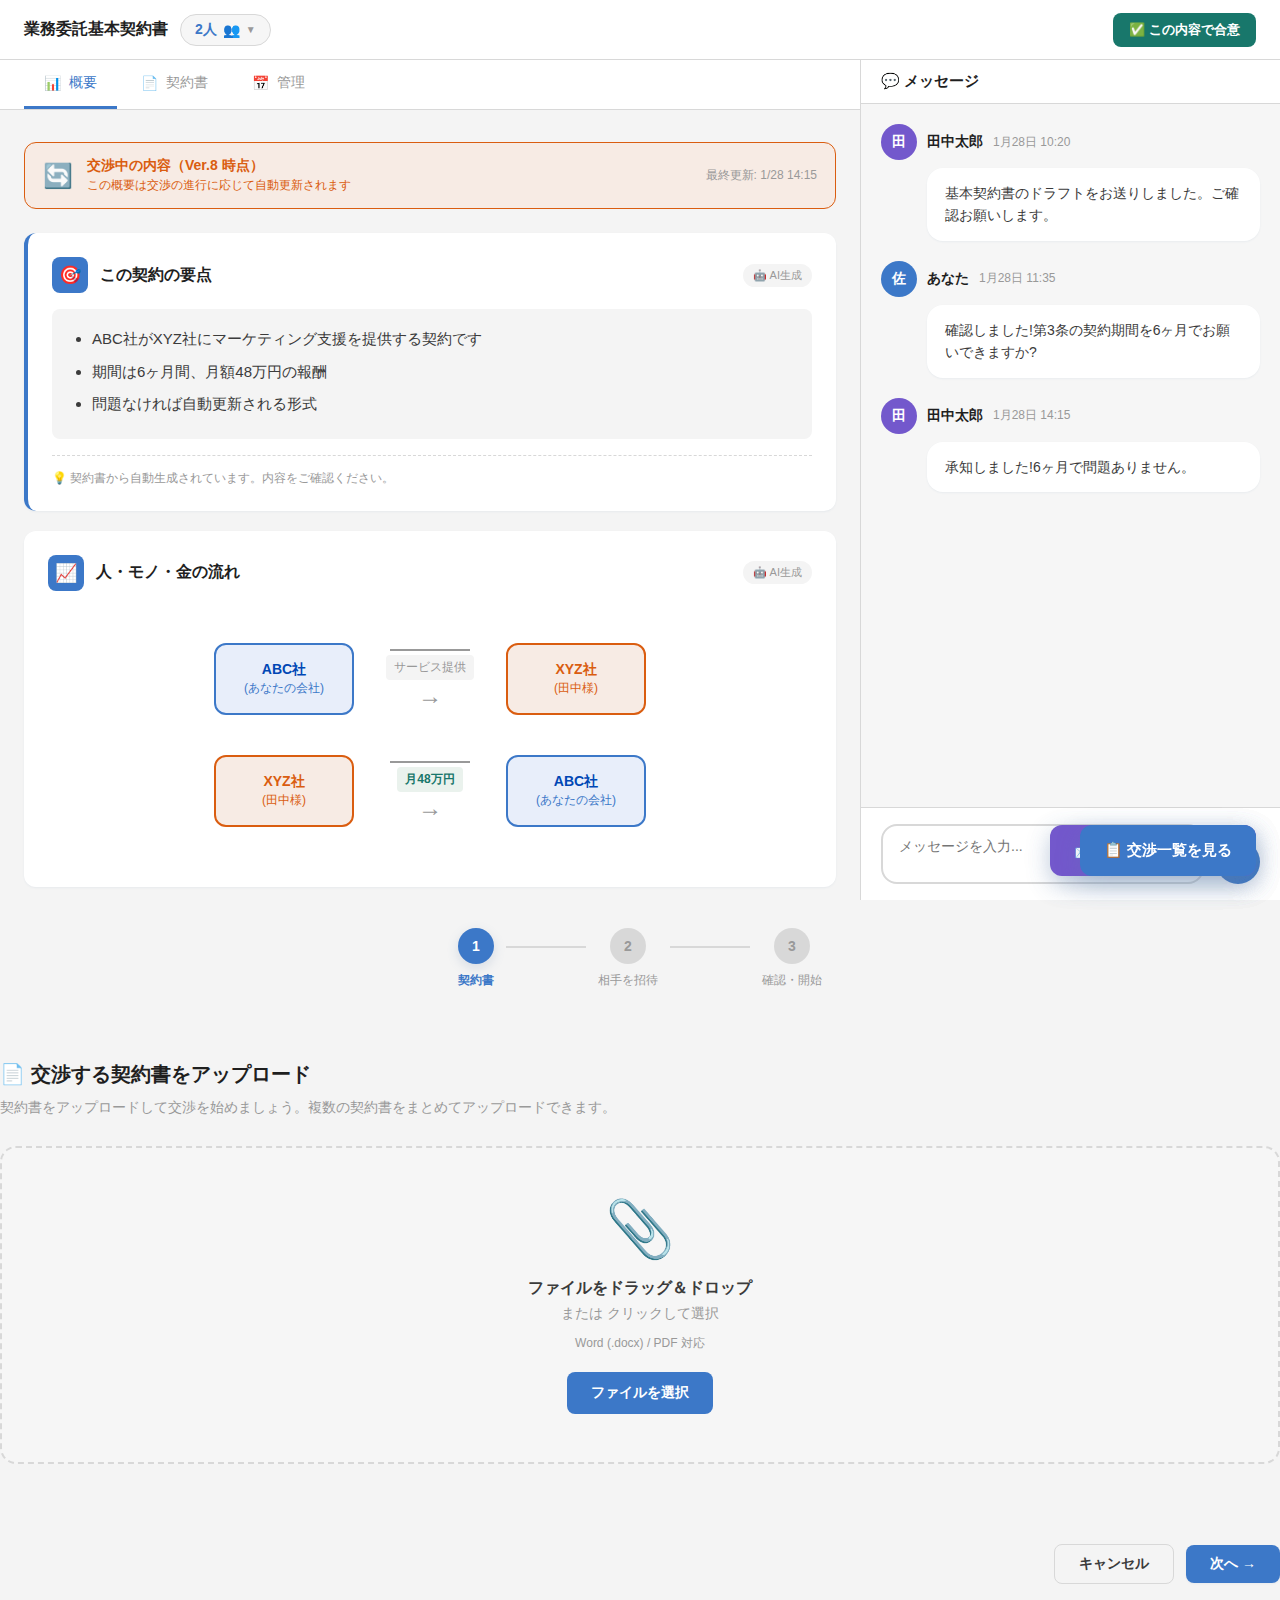
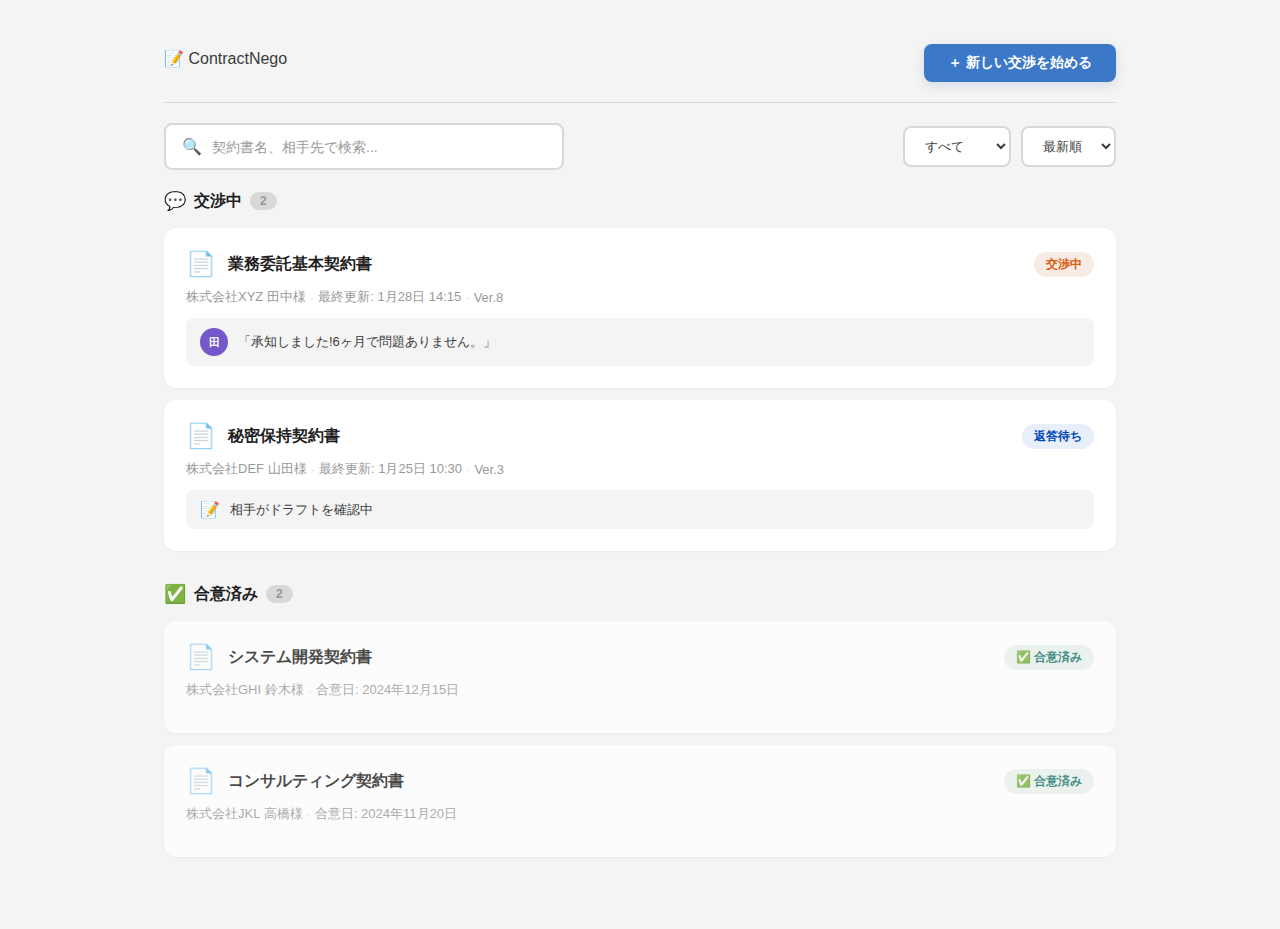
<file: index.html>
<!DOCTYPE html>
<html lang="ja">
<head>
    <meta charset="UTF-8">
    <meta name="viewport" content="width=device-width, initial-scale=1.0">
    <title>契約交渉プラットフォーム</title>
    <link rel="stylesheet" href="styles.css">
</head>
<body>
    <!-- ヘッダー -->
    <div class="header">
        <div class="header-left">
            <div class="contract-title">業務委託基本契約書</div>
            <!-- メンバー表示 -->
            <div class="header-members" id="headerMembers">
                <button class="header-members-toggle" onclick="toggleHeaderMembersPanel(event)">
                    <span class="header-members-count">2人</span>
                    <span class="header-members-icon">👥</span>
                    <span class="header-members-arrow">▼</span>
                </button>
                <!-- メンバーパネル（ドロップダウン） -->
                <div class="header-members-panel" id="headerMembersPanel">
                    <div class="header-members-list">
                        <div class="header-member-item">
                            <div class="header-member-avatar avatar-them">田</div>
                            <div class="header-member-info">
                                <div class="header-member-name">田中太郎</div>
                                <div class="header-member-company">株式会社XYZ</div>
                            </div>
                        </div>
                        <div class="header-member-item me">
                            <div class="header-member-avatar avatar-me">佐</div>
                            <div class="header-member-info">
                                <div class="header-member-name">佐藤一郎 <span class="header-member-you">あなた</span></div>
                                <div class="header-member-company">株式会社ABC</div>
                            </div>
                        </div>
                    </div>
                    <div class="header-members-add">
                        <button class="header-members-add-btn" onclick="openAddMemberModal()">
                            ＋ メンバーを追加
                        </button>
                    </div>
                </div>
            </div>
        </div>
        <div class="header-actions">
            <button class="header-btn primary agree-btn" id="agreeBtn" onclick="agreeContract()">
                ✅ この内容で合意
            </button>
        </div>
    </div>

    <!-- メインコンテナ(2カラム) -->
    <div class="main-wrapper">
        <!-- 左カラム -->
        <div class="left-column">
            <!-- メインタブ -->
            <div class="main-tabs">
                <button class="main-tab active" onclick="switchMainTab('overview')">
                    <span>📊</span>
                    <span>概要</span>
                </button>
                <button class="main-tab" onclick="switchMainTab('contract')">
                    <span>📄</span>
                    <span>契約書</span>
                </button>
                <button class="main-tab" onclick="switchMainTab('management')">
                    <span>📅</span>
                    <span>管理</span>
                </button>
            </div>

            <!-- 概要タブ -->
            <div class="tab-content active" id="overview">
                <div class="overview-container">
                    <!-- ステータスバナー -->
                    <div class="overview-status-banner negotiating" id="overviewStatusBanner">
                        <div class="status-banner-icon">🔄</div>
                        <div class="status-banner-content">
                            <div class="status-banner-title">交渉中の内容（Ver.8 時点）</div>
                            <div class="status-banner-desc">この概要は交渉の進行に応じて自動更新されます</div>
                        </div>
                        <div class="status-banner-meta">最終更新: 1/28 14:15</div>
                    </div>

                    <!-- この契約の要点カード -->
                    <div class="summary-card key-points-card ai-generated-card">
                        <div class="card-header">
                            <div class="card-icon">🎯</div>
                            <div class="card-title">この契約の要点</div>
                            <div class="ai-badge">🤖 AI生成</div>
                        </div>
                        <div class="key-points-content">
                            <ul class="key-points-list">
                                <li>ABC社がXYZ社にマーケティング支援を提供する契約です</li>
                                <li>期間は6ヶ月間、月額48万円の報酬</li>
                                <li>問題なければ自動更新される形式</li>
                            </ul>
                        </div>
                        <div class="ai-card-footer">
                            <span class="ai-footer-note">💡 契約書から自動生成されています。内容をご確認ください。</span>
                        </div>
                    </div>

                    <!-- 人・モノ・金の流れ図 -->
                    <div class="summary-card ai-generated-card">
                        <div class="card-header">
                            <div class="card-icon">📈</div>
                            <div class="card-title">人・モノ・金の流れ</div>
                            <div class="ai-badge">🤖 AI生成</div>
                        </div>
                        <div class="flow-section">
                            <div class="flow-diagram">
                                <div class="flow-node">
                                    <div class="flow-box">ABC社<br><span class="flow-sub">(あなたの会社)</span></div>
                                </div>
                                <div class="flow-arrow-container">
                                    <div class="flow-arrow-line"></div>
                                    <div class="flow-arrow-label">サービス提供</div>
                                    <div class="flow-arrow-head">→</div>
                                </div>
                                <div class="flow-node">
                                    <div class="flow-box partner">XYZ社<br><span class="flow-sub">(田中様)</span></div>
                                </div>
                            </div>
                            <div class="flow-diagram">
                                <div class="flow-node">
                                    <div class="flow-box partner">XYZ社<br><span class="flow-sub">(田中様)</span></div>
                                </div>
                                <div class="flow-arrow-container">
                                    <div class="flow-arrow-line reverse"></div>
                                    <div class="flow-arrow-label money">月48万円</div>
                                    <div class="flow-arrow-head">→</div>
                                </div>
                                <div class="flow-node">
                                    <div class="flow-box">ABC社<br><span class="flow-sub">(あなたの会社)</span></div>
                                </div>
                            </div>
                        </div>
                    </div>

                    <!-- タイムラインカード -->
                    <div class="summary-card ai-generated-card">
                        <div class="card-header">
                            <div class="card-icon">📅</div>
                            <div class="card-title">これからのタイムライン</div>
                            <div class="ai-badge">🤖 AI生成</div>
                        </div>
                        <div class="timeline">
                            <!-- 契約開始 -->
                            <div class="timeline-item success">
                                <div class="timeline-dot"></div>
                                <div class="timeline-content">
                                    <div class="timeline-date">2026年2月1日</div>
                                    <div class="timeline-title">🚀 契約開始</div>
                                </div>
                                <div class="timeline-badge completed">完了</div>
                            </div>
                            <!-- 2月請求 -->
                            <div class="timeline-item payment upcoming">
                                <div class="timeline-dot"></div>
                                <div class="timeline-content">
                                    <div class="timeline-date">2026年2月28日</div>
                                    <div class="timeline-title">💰 請求書発行（2月分）</div>
                                    <div class="timeline-amount">¥480,000（税別）</div>
                                </div>
                                <div class="timeline-badge upcoming">今月</div>
                            </div>
                            <!-- 2月分支払い -->
                            <div class="timeline-item payment">
                                <div class="timeline-dot"></div>
                                <div class="timeline-content">
                                    <div class="timeline-date">2026年3月31日</div>
                                    <div class="timeline-title">💳 支払期日（2月分）</div>
                                </div>
                            </div>
                            <!-- 3月請求 -->
                            <div class="timeline-item payment recurring">
                                <div class="timeline-dot"></div>
                                <div class="timeline-content">
                                    <div class="timeline-date">2026年3月31日</div>
                                    <div class="timeline-title">💰 請求書発行（3月分）</div>
                                    <div class="timeline-amount">¥480,000（税別）</div>
                                </div>
                                <div class="timeline-badge recurring">毎月</div>
                            </div>
                            <!-- 更新判断期限 -->
                            <div class="timeline-item warning">
                                <div class="timeline-dot"></div>
                                <div class="timeline-content">
                                    <div class="timeline-date">2026年5月31日</div>
                                    <div class="timeline-title">⚠️ 契約更新判断期限</div>
                                    <div class="timeline-alert">この日までに連絡しないと自動更新</div>
                                </div>
                                <div class="timeline-badge warning">重要</div>
                            </div>
                            <!-- 契約満了 -->
                            <div class="timeline-item">
                                <div class="timeline-dot"></div>
                                <div class="timeline-content">
                                    <div class="timeline-date">2026年7月31日</div>
                                    <div class="timeline-title">🏁 契約満了</div>
                                </div>
                            </div>
                        </div>
                        <div class="timeline-note">
                            <span>💡 請求・支払いは契約条件に基づいて自動計算されています</span>
                        </div>
                    </div>
                </div>
            </div>

            <!-- 契約書タブ -->
            <div class="tab-content" id="contract">
                <div class="contract-container">
                    <!-- ステータスバー -->
                    <div class="contract-status-bar">
                        <div class="status-left">
                            <span class="status-badge" id="contractStatusBadge">💬 交渉中</span>
                        </div>
                        <div class="status-right">
                            <button class="status-action-btn" id="editLockBtn" onclick="toggleEditLock()">
                                📝 Wordで編集
                            </button>
                            <button class="status-action-btn" onclick="openUploadModal()">📤 アップロード</button>
                            <button class="status-action-btn" onclick="downloadWord()">📥 ダウンロード</button>
                        </div>
                    </div>

                    <!-- 契約書サブタブ -->
                    <div class="contract-subtabs">
                        <button class="contract-subtab active" onclick="switchContractSubtab('basic')">
                            📄 基本契約書
                        </button>
                        <button class="contract-subtab" onclick="switchContractSubtab('individual-a')">
                            📋 個別契約(案件A)
                        </button>
                        <button class="add-contract-subtab" onclick="addNewContract()">
                            + 新規追加
                        </button>
                    </div>

                    <!-- 契約書コンテンツ -->
                    <div class="contract-content-area">
                        <!-- 左側: バージョンツリー -->
                        <div class="version-tree-panel">
                            <div class="version-tree-header">
                                <span class="version-tree-title">📋 バージョン履歴</span>
                                <label class="version-compare-toggle">
                                    <input type="checkbox" id="compareMode" onchange="toggleCompareMode()">
                                    <span>比較</span>
                                </label>
                            </div>
                            <div class="version-tree-list">
                                <!-- Ver 8 (現在) -->
                                <div class="version-item current" data-version="8">
                                    <div class="version-node">
                                        <div class="version-line"></div>
                                        <div class="version-dot"></div>
                                    </div>
                                    <div class="version-info">
                                        <div class="version-header">
                                            <span class="version-number">Ver. 8</span>
                                            <span class="version-badge current">最新</span>
                                        </div>
                                        <div class="version-meta">
                                            <span class="version-editor">田中太郎</span>
                                            <span class="version-date">01/28 14:15</span>
                                        </div>
                                        <div class="version-changes">契約期間を6ヶ月に変更</div>
                                    </div>
                                    <div class="version-actions">
                                        <input type="checkbox" class="compare-checkbox" data-version="8">
                                    </div>
                                </div>
                                <!-- Ver 7 -->
                                <div class="version-item" data-version="7">
                                    <div class="version-node">
                                        <div class="version-line"></div>
                                        <div class="version-dot"></div>
                                    </div>
                                    <div class="version-info">
                                        <div class="version-header">
                                            <span class="version-number">Ver. 7</span>
                                        </div>
                                        <div class="version-meta">
                                            <span class="version-editor">佐藤一郎</span>
                                            <span class="version-date">01/28 11:35</span>
                                        </div>
                                        <div class="version-changes">報酬を48万円に修正</div>
                                    </div>
                                    <div class="version-actions">
                                        <input type="checkbox" class="compare-checkbox" data-version="7">
                                    </div>
                                </div>
                                <!-- Ver 6 -->
                                <div class="version-item" data-version="6">
                                    <div class="version-node">
                                        <div class="version-line"></div>
                                        <div class="version-dot"></div>
                                    </div>
                                    <div class="version-info">
                                        <div class="version-header">
                                            <span class="version-number">Ver. 6</span>
                                        </div>
                                        <div class="version-meta">
                                            <span class="version-editor">田中太郎</span>
                                            <span class="version-date">01/28 10:20</span>
                                        </div>
                                        <div class="version-changes">初回ドラフト送付</div>
                                    </div>
                                    <div class="version-actions">
                                        <input type="checkbox" class="compare-checkbox" data-version="6">
                                    </div>
                                </div>
                                <!-- Ver 5 -->
                                <div class="version-item" data-version="5">
                                    <div class="version-node">
                                        <div class="version-line"></div>
                                        <div class="version-dot"></div>
                                    </div>
                                    <div class="version-info">
                                        <div class="version-header">
                                            <span class="version-number">Ver. 5</span>
                                        </div>
                                        <div class="version-meta">
                                            <span class="version-editor">佐藤一郎</span>
                                            <span class="version-date">01/27 16:40</span>
                                        </div>
                                        <div class="version-changes">秘密保持条項を追加</div>
                                    </div>
                                    <div class="version-actions">
                                        <input type="checkbox" class="compare-checkbox" data-version="5">
                                    </div>
                                </div>
                                <!-- Ver 4 -->
                                <div class="version-item" data-version="4">
                                    <div class="version-node">
                                        <div class="version-line"></div>
                                        <div class="version-dot"></div>
                                    </div>
                                    <div class="version-info">
                                        <div class="version-header">
                                            <span class="version-number">Ver. 4</span>
                                        </div>
                                        <div class="version-meta">
                                            <span class="version-editor">田中太郎</span>
                                            <span class="version-date">01/27 14:20</span>
                                        </div>
                                        <div class="version-changes">業務内容を詳細化</div>
                                    </div>
                                    <div class="version-actions">
                                        <input type="checkbox" class="compare-checkbox" data-version="4">
                                    </div>
                                </div>
                                <!-- Ver 3 -->
                                <div class="version-item" data-version="3">
                                    <div class="version-node">
                                        <div class="version-line"></div>
                                        <div class="version-dot"></div>
                                    </div>
                                    <div class="version-info">
                                        <div class="version-header">
                                            <span class="version-number">Ver. 3</span>
                                        </div>
                                        <div class="version-meta">
                                            <span class="version-editor">佐藤一郎</span>
                                            <span class="version-date">01/26 11:00</span>
                                        </div>
                                        <div class="version-changes">報酬条項を修正</div>
                                    </div>
                                    <div class="version-actions">
                                        <input type="checkbox" class="compare-checkbox" data-version="3">
                                    </div>
                                </div>
                                <!-- Ver 2 -->
                                <div class="version-item" data-version="2">
                                    <div class="version-node">
                                        <div class="version-line"></div>
                                        <div class="version-dot"></div>
                                    </div>
                                    <div class="version-info">
                                        <div class="version-header">
                                            <span class="version-number">Ver. 2</span>
                                        </div>
                                        <div class="version-meta">
                                            <span class="version-editor">田中太郎</span>
                                            <span class="version-date">01/25 15:30</span>
                                        </div>
                                        <div class="version-changes">契約期間を1年に設定</div>
                                    </div>
                                    <div class="version-actions">
                                        <input type="checkbox" class="compare-checkbox" data-version="2">
                                    </div>
                                </div>
                                <!-- Ver 1 (初版) -->
                                <div class="version-item" data-version="1">
                                    <div class="version-node first">
                                        <div class="version-line"></div>
                                        <div class="version-dot"></div>
                                    </div>
                                    <div class="version-info">
                                        <div class="version-header">
                                            <span class="version-number">Ver. 1</span>
                                            <span class="version-badge initial">初版</span>
                                        </div>
                                        <div class="version-meta">
                                            <span class="version-editor">佐藤一郎</span>
                                            <span class="version-date">01/24 10:00</span>
                                        </div>
                                        <div class="version-changes">契約書作成</div>
                                    </div>
                                    <div class="version-actions">
                                        <input type="checkbox" class="compare-checkbox" data-version="1">
                                    </div>
                                </div>
                            </div>
                            <div class="version-tree-footer">
                                <button class="compare-btn" id="compareBtn" disabled>
                                    🔍 バージョン比較
                                </button>
                            </div>
                        </div>

                        <!-- 右側: 契約書本文 -->
                        <div class="contract-content-inner">
                            <!-- AI解説カード -->
                            <div class="ai-explain-card">
                                <div class="explain-header">
                                    <span class="explain-icon">💡</span>
                                    <span class="explain-title">第3条をわかりやすく</span>
                                </div>
                                <div class="explain-text">
                                    <strong>つまり:</strong> 半年間の契約です。やめたい時は2ヶ月前(5/31まで)に言えばOK。何もしなければ自動的にもう半年延長されます。
                                </div>
                                <div class="explain-alert">
                                    ⚠️ <strong>注意:</strong> 5/31までに連絡しないと自動更新されます
                                </div>
                            </div>

                            <!-- 契約書本文 -->
                            <div class="document">
                                <div class="doc-main-title">業務委託基本契約書</div>

                                <div class="doc-preamble">
                                    株式会社ABC（以下「甲」という）と株式会社XYZ（以下「乙」という）は、甲が乙に委託する業務に関し、以下のとおり業務委託基本契約（以下「本契約」という）を締結する。
                                </div>

                                <div class="doc-article">
                                    <div class="article-title">第1条（目的）</div>
                                    <div class="article-content">
                                        本契約は、甲が乙に対してデジタルマーケティング支援業務（以下「本業務」という）を委託し、乙がこれを受託するにあたり、甲乙間の権利義務関係を定めることを目的とする。
                                    </div>
                                </div>

                                <div class="doc-article">
                                    <div class="article-title">第2条（業務内容）</div>
                                    <div class="article-content">
                                        1. 乙が甲に提供する本業務の具体的内容は、以下のとおりとする。<br>
                                        <div class="article-list">
                                            (1) Webサイトの運用・改善提案<br>
                                            (2) SNSマーケティング戦略の立案・実行<br>
                                            (3) 広告運用（リスティング広告、SNS広告等）<br>
                                            (4) 月次レポートの作成・報告<br>
                                            (5) その他、上記に付随する業務
                                        </div>
                                        2. 業務の詳細については、別途個別契約にて定めるものとする。
                                    </div>
                                </div>

                                <div class="doc-article">
                                    <div class="article-title">第3条（契約期間）</div>
                                    <div class="article-content">
                                        1. 本契約の有効期間は、2026年2月1日から<span class="highlight-change">6ヶ月間</span>とする。<br>
                                        2. 本契約は、期間満了の<span class="highlight-change">2ヶ月前</span>までに当事者いずれからも書面による別段の意思表示がない場合には、同一条件にて6ヶ月間自動的に更新されるものとし、以後も同様とする。
                                    </div>
                                </div>

                                <div class="doc-article">
                                    <div class="article-title">第4条（報酬）</div>
                                    <div class="article-content">
                                        1. 甲は乙に対し、本業務の対価として、月額<span class="highlight-change commented" data-comment-id="1">金48万円</span><span class="comment-indicator" onclick="showCommentThread(1)">💬 2</span>（消費税別）を支払うものとする。<br>
                                        2. 報酬の支払いは、<span class="commented" data-comment-id="2">毎月末日締め、翌月末日払い</span><span class="comment-indicator" onclick="showCommentThread(2)">💬 1</span>とする。<br>
                                        3. 振込手数料は甲の負担とする。
                                    </div>
                                </div>

                                <div class="doc-article">
                                    <div class="article-title">第5条（経費）</div>
                                    <div class="article-content">
                                        本業務の遂行に必要な経費のうち、広告出稿費用その他甲が事前に承認した費用については、甲が実費を負担するものとする。
                                    </div>
                                </div>

                                <div class="doc-article">
                                    <div class="article-title">第6条（秘密保持）</div>
                                    <div class="article-content">
                                        1. 甲及び乙は、本契約に関連して知り得た相手方の技術上、営業上その他の秘密情報を、相手方の事前の書面による承諾なく第三者に開示・漏洩してはならない。<br>
                                        2. 前項の義務は、<span class="commented" data-comment-id="3">本契約終了後3年間</span><span class="comment-indicator" onclick="showCommentThread(3)">💬 1</span>存続するものとする。<br>
                                        3. 次の各号に該当する情報は、秘密情報から除外する。<br>
                                        <div class="article-list">
                                            (1) 開示時点で既に公知であった情報<br>
                                            (2) 開示後、受領者の責によらず公知となった情報<br>
                                            (3) 開示時点で受領者が既に保有していた情報<br>
                                            (4) 正当な権限を有する第三者から秘密保持義務を負うことなく入手した情報
                                        </div>
                                    </div>
                                </div>

                                <div class="doc-article">
                                    <div class="article-title">第7条（知的財産権）</div>
                                    <div class="article-content">
                                        1. 本業務の遂行により生じた成果物に関する著作権その他の知的財産権は、報酬の支払い完了をもって甲に帰属するものとする。<br>
                                        2. 乙は、成果物について著作者人格権を行使しないものとする。
                                    </div>
                                </div>

                                <div class="doc-article">
                                    <div class="article-title">第8条（再委託）</div>
                                    <div class="article-content">
                                        乙は、甲の事前の書面による承諾を得ることなく、本業務の全部又は一部を第三者に再委託してはならない。
                                    </div>
                                </div>

                                <div class="doc-article">
                                    <div class="article-title">第9条（契約解除）</div>
                                    <div class="article-content">
                                        1. 甲又は乙は、相手方が次の各号のいずれかに該当した場合、何らの催告なく直ちに本契約を解除することができる。<br>
                                        <div class="article-list">
                                            (1) 本契約に違反し、相当期間を定めて催告しても是正されないとき<br>
                                            (2) 支払停止又は支払不能となったとき<br>
                                            (3) 破産手続開始、民事再生手続開始、会社更生手続開始の申立てがあったとき<br>
                                            (4) 差押え、仮差押え、仮処分又は競売の申立てがあったとき<br>
                                            (5) 解散又は営業停止となったとき
                                        </div>
                                        2. 前項により本契約が解除された場合、解除された当事者は、相手方に対し、損害賠償責任を負うものとする。
                                    </div>
                                </div>

                                <div class="doc-article">
                                    <div class="article-title">第10条（損害賠償）</div>
                                    <div class="article-content">
                                        甲又は乙は、本契約に違反して相手方に損害を与えた場合、その損害を賠償する責任を負う。ただし、損害賠償の累計額は、本契約に基づき甲が乙に支払った報酬の総額を上限とする。
                                    </div>
                                </div>

                                <div class="doc-article">
                                    <div class="article-title">第11条（反社会的勢力の排除）</div>
                                    <div class="article-content">
                                        1. 甲及び乙は、自己又は自己の役員が、暴力団、暴力団員、暴力団関係企業、総会屋その他の反社会的勢力（以下「反社会的勢力」という）に該当しないことを表明し、保証する。<br>
                                        2. 甲又は乙は、相手方が前項に違反した場合、何らの催告なく直ちに本契約を解除することができる。
                                    </div>
                                </div>

                                <div class="doc-article">
                                    <div class="article-title">第12条（権利義務の譲渡禁止）</div>
                                    <div class="article-content">
                                        甲及び乙は、相手方の事前の書面による承諾なく、本契約上の地位又は本契約に基づく権利義務の全部若しくは一部を第三者に譲渡し、又は担保に供してはならない。
                                    </div>
                                </div>

                                <div class="doc-article">
                                    <div class="article-title">第13条（協議事項）</div>
                                    <div class="article-content">
                                        本契約に定めのない事項又は本契約の解釈に疑義が生じた事項については、甲乙誠意をもって協議し、解決するものとする。
                                    </div>
                                </div>

                                <div class="doc-article">
                                    <div class="article-title">第14条（管轄裁判所）</div>
                                    <div class="article-content">
                                        本契約に関する一切の紛争については、東京地方裁判所を第一審の専属的合意管轄裁判所とする。
                                    </div>
                                </div>

                                <!-- 署名欄 -->
                                <div class="signature-section">
                                    <div class="signature-date">
                                        本契約締結の証として、本書2通を作成し、甲乙記名押印のうえ、各1通を保有する。
                                    </div>
                                    <div class="signature-date-line">
                                        2026年　　月　　日
                                    </div>

                                    <div class="signature-parties">
                                        <div class="signature-party">
                                            <div class="party-label">【甲】</div>
                                            <div class="party-info">
                                                <div class="party-line">
                                                    <span class="party-field">住所</span>
                                                    <span class="party-value">東京都渋谷区○○1-2-3</span>
                                                </div>
                                                <div class="party-line">
                                                    <span class="party-field">会社名</span>
                                                    <span class="party-value">株式会社ABC</span>
                                                </div>
                                                <div class="party-line">
                                                    <span class="party-field">代表者</span>
                                                    <span class="party-value signature-line">代表取締役　佐藤 一郎　<span class="seal-circle">印</span></span>
                                                </div>
                                            </div>
                                        </div>

                                        <div class="signature-party">
                                            <div class="party-label">【乙】</div>
                                            <div class="party-info">
                                                <div class="party-line">
                                                    <span class="party-field">住所</span>
                                                    <span class="party-value">東京都港区△△4-5-6</span>
                                                </div>
                                                <div class="party-line">
                                                    <span class="party-field">会社名</span>
                                                    <span class="party-value">株式会社XYZ</span>
                                                </div>
                                                <div class="party-line">
                                                    <span class="party-field">代表者</span>
                                                    <span class="party-value signature-line">代表取締役　田中 太郎　<span class="seal-circle">印</span></span>
                                                </div>
                                            </div>
                                        </div>
                                    </div>
                                </div>
                            </div>
                        </div>
                    </div>
                </div>
            </div>

            <!-- 管理タブ -->
            <div class="tab-content" id="management">
                <div class="management-container">
                    <div class="management-grid">
                        <!-- 重要な日付カード（左上に配置・最重要） -->
                        <div class="action-card important-dates-card">
                            <div class="action-header">
                                <div class="action-title">📅 重要な日付</div>
                                <div class="contract-status-badge active">✅ 契約進行中</div>
                            </div>
                            <div class="important-dates-list">
                                <div class="important-date-item">
                                    <div class="date-icon start">🚀</div>
                                    <div class="date-info">
                                        <div class="date-label">契約開始日</div>
                                        <div class="date-value">2026年2月1日</div>
                                    </div>
                                    <div class="date-status completed">完了</div>
                                </div>
                                <div class="important-date-item highlight">
                                    <div class="date-icon warning">⚠️</div>
                                    <div class="date-info">
                                        <div class="date-label">更新判断期限</div>
                                        <div class="date-value">2026年5月31日</div>
                                        <div class="date-note">この日までに連絡しないと自動更新</div>
                                    </div>
                                    <div class="date-countdown">あと93日</div>
                                </div>
                                <div class="important-date-item">
                                    <div class="date-icon end">🏁</div>
                                    <div class="date-info">
                                        <div class="date-label">契約満了日</div>
                                        <div class="date-value">2026年7月31日</div>
                                    </div>
                                </div>
                            </div>
                        </div>

                        <!-- 金額サマリーカード -->
                        <div class="action-card amount-summary-card">
                            <div class="action-header">
                                <div class="action-title">💰 金額サマリー</div>
                            </div>
                            <div class="amount-summary">
                                <div class="amount-main">
                                    <div class="amount-label">月額報酬</div>
                                    <div class="amount-value">¥480,000<span class="amount-tax">（税別）</span></div>
                                </div>
                                <div class="amount-details">
                                    <div class="amount-detail-item">
                                        <span class="detail-label">契約期間合計（6ヶ月）</span>
                                        <span class="detail-value">¥2,880,000</span>
                                    </div>
                                    <div class="amount-detail-item">
                                        <span class="detail-label">支払い条件</span>
                                        <span class="detail-value">毎月末締め / 翌月末払い</span>
                                    </div>
                                    <div class="amount-detail-item">
                                        <span class="detail-label">振込手数料</span>
                                        <span class="detail-value">甲（ABC社）負担</span>
                                    </div>
                                </div>
                            </div>
                        </div>

                        <!-- 次のアクションカード -->
                        <div class="action-card">
                            <div class="action-header">
                                <div class="action-title">📌 次のアクション</div>
                            </div>
                            <div class="action-list">
                                <div class="action-item urgent">
                                    <div class="action-item-header">
                                        <div class="action-item-title">契約更新の判断</div>
                                        <div class="action-item-date">あと93日</div>
                                    </div>
                                    <div class="action-item-desc">5/31までに更新可否を決定</div>
                                </div>
                                <div class="action-item">
                                    <div class="action-item-header">
                                        <div class="action-item-title">月次レポート提出</div>
                                        <div class="action-item-date">2/28</div>
                                    </div>
                                    <div class="action-item-desc">1月分の実績レポートを提出</div>
                                </div>
                                <div class="action-item">
                                    <div class="action-item-header">
                                        <div class="action-item-title">請求書発行</div>
                                        <div class="action-item-date">2/28</div>
                                    </div>
                                    <div class="action-item-desc">2月分 48万円の請求書を発行</div>
                                </div>
                            </div>
                        </div>

                        <!-- アクティビティログカード -->
                        <div class="action-card activity-log-card">
                            <div class="action-header">
                                <div class="action-title">📝 アクティビティ</div>
                            </div>
                            <div class="activity-log-list">
                                <div class="activity-log-item">
                                    <div class="activity-log-avatar avatar-them">田</div>
                                    <div class="activity-log-content">
                                        <div class="activity-log-text"><strong>田中太郎</strong>が契約期間を6ヶ月に変更</div>
                                        <div class="activity-log-time">1月28日 14:15</div>
                                    </div>
                                </div>
                                <div class="activity-log-item">
                                    <div class="activity-log-avatar avatar-me">佐</div>
                                    <div class="activity-log-content">
                                        <div class="activity-log-text"><strong>佐藤一郎</strong>が報酬を48万円に修正</div>
                                        <div class="activity-log-time">1月28日 11:35</div>
                                    </div>
                                </div>
                                <div class="activity-log-item">
                                    <div class="activity-log-avatar avatar-them">田</div>
                                    <div class="activity-log-content">
                                        <div class="activity-log-text"><strong>田中太郎</strong>が初回ドラフトを送付</div>
                                        <div class="activity-log-time">1月28日 10:20</div>
                                    </div>
                                </div>
                                <div class="activity-log-item">
                                    <div class="activity-log-avatar avatar-me">佐</div>
                                    <div class="activity-log-content">
                                        <div class="activity-log-text"><strong>佐藤一郎</strong>が秘密保持条項を追加</div>
                                        <div class="activity-log-time">1月27日 16:40</div>
                                    </div>
                                </div>
                            </div>
                            <button class="activity-log-more">すべてのアクティビティを見る →</button>
                        </div>

                        <!-- 関連ドキュメントカード -->
                        <div class="action-card">
                            <div class="action-header">
                                <div class="action-title">📎 関連ドキュメント</div>
                                <button class="add-document-btn">+ 追加</button>
                            </div>
                            <div class="document-list">
                                <div class="document-item">
                                    <div class="document-icon">📄</div>
                                    <div class="document-info">
                                        <div class="document-name">見積書</div>
                                        <div class="document-date">2026/01/15</div>
                                    </div>
                                </div>
                                <div class="document-item">
                                    <div class="document-icon">📋</div>
                                    <div class="document-info">
                                        <div class="document-name">発注書</div>
                                        <div class="document-date">2026/01/20</div>
                                    </div>
                                </div>
                                <div class="document-item">
                                    <div class="document-icon">💰</div>
                                    <div class="document-info">
                                        <div class="document-name">請求書(1月分)</div>
                                        <div class="document-date">2026/01/31</div>
                                    </div>
                                </div>
                            </div>
                        </div>
                    </div>
                </div>
            </div>
        </div>

        <!-- 右カラム: 交渉チャット -->
        <div class="right-column">
            <!-- コメントスレッドパネル -->
            <div class="comment-thread-panel" id="commentThreadPanel">
                <div class="thread-header">
                    <div class="thread-title">📍 コメントスレッド</div>
                    <button class="thread-close" onclick="closeCommentThread()">&times;</button>
                </div>
                <div class="thread-reference" id="threadReference"></div>
                <div class="thread-comments" id="threadComments"></div>
                <div class="thread-input">
                    <textarea class="thread-textarea" id="threadTextarea" placeholder="返信を入力..."></textarea>
                    <button class="thread-send-btn" onclick="sendThreadReply()">送信</button>
                </div>
            </div>

            <div class="chat-header">
                <div class="chat-title">💬 メッセージ</div>
            </div>

            <div class="messages-area" id="messages">
                <div class="message">
                    <div class="message-header">
                        <div class="message-avatar avatar-them">田</div>
                        <span class="message-sender">田中太郎</span>
                        <span class="message-time">1月28日 10:20</span>
                    </div>
                    <div class="message-bubble">
                        基本契約書のドラフトをお送りしました。ご確認お願いします。
                    </div>
                </div>

                <div class="message">
                    <div class="message-header">
                        <div class="message-avatar avatar-me">佐</div>
                        <span class="message-sender">あなた</span>
                        <span class="message-time">1月28日 11:35</span>
                    </div>
                    <div class="message-bubble">
                        確認しました!第3条の契約期間を6ヶ月でお願いできますか?
                    </div>
                </div>

                <div class="message">
                    <div class="message-header">
                        <div class="message-avatar avatar-them">田</div>
                        <span class="message-sender">田中太郎</span>
                        <span class="message-time">1月28日 14:15</span>
                    </div>
                    <div class="message-bubble">
                        承知しました!6ヶ月で問題ありません。
                    </div>
                </div>
            </div>

            <div class="input-area">
                <div class="input-container">
                    <textarea class="input-field" id="messageInput" placeholder="メッセージを入力..." rows="2"></textarea>
                    <button class="send-btn" onclick="sendMessage()">
                        <svg width="18" height="18" viewBox="0 0 20 20" fill="none">
                            <path d="M18 2L9 11M18 2L12 18L9 11M18 2L2 8L9 11" stroke="currentColor" stroke-width="2" stroke-linecap="round" stroke-linejoin="round"/>
                        </svg>
                    </button>
                </div>
            </div>
        </div>
    </div>

    <!-- テキスト選択ポップアップメニュー -->
    <div class="selection-popup" id="selectionPopup">
        <button class="popup-btn" onclick="aiExplain()">
            <span class="popup-icon">🤖</span>
            <span>AIで解説</span>
        </button>
        <button class="popup-btn" onclick="openCommentInput()">
            <span class="popup-icon">💬</span>
            <span>コメント</span>
        </button>
    </div>

    <!-- コメント入力モーダル -->
    <div class="modal-overlay" id="commentModal" onclick="closeCommentModal(event)">
        <div class="modal-content comment-modal" onclick="event.stopPropagation()">
            <div class="modal-header">
                <div class="modal-title">💬 コメントを追加</div>
                <button class="modal-close" onclick="closeCommentModal()">&times;</button>
            </div>
            <div class="modal-body">
                <div class="comment-selected-text" id="commentSelectedText"></div>
                <textarea class="comment-textarea" id="commentTextarea" placeholder="コメントを入力..."></textarea>
            </div>
            <div class="modal-footer">
                <button class="modal-btn cancel" onclick="closeCommentModal()">キャンセル</button>
                <button class="modal-btn primary" onclick="submitComment()">コメントを送信</button>
            </div>
        </div>
    </div>

    <!-- AI解説モーダル -->
    <div class="modal-overlay" id="aiExplainModal" onclick="closeAiExplainModal(event)">
        <div class="modal-content ai-explain-modal" onclick="event.stopPropagation()">
            <div class="modal-header">
                <div class="modal-title">🤖 AI解説</div>
                <button class="modal-close" onclick="closeAiExplainModal()">&times;</button>
            </div>
            <div class="modal-body">
                <div class="ai-selected-text" id="aiSelectedText"></div>
                <div class="ai-explanation" id="aiExplanation">
                    <div class="ai-loading" id="aiLoading">
                        <div class="loading-spinner"></div>
                        <span>解説を生成中...</span>
                    </div>
                    <div class="ai-result" id="aiResult"></div>
                </div>
            </div>
            <div class="modal-footer">
                <button class="modal-btn cancel" onclick="closeAiExplainModal()">閉じる</button>
            </div>
        </div>
    </div>

    <!-- Wordアップロードモーダル -->
    <div class="modal-overlay" id="uploadModal" onclick="closeUploadModal(event)">
        <div class="modal-content" onclick="event.stopPropagation()">
            <div class="modal-header">
                <div class="modal-title">📤 Wordファイルをアップロード</div>
                <button class="modal-close" onclick="closeUploadModal()">&times;</button>
            </div>
            <div class="modal-body">
                <div class="upload-area" id="uploadArea"
                     ondragover="handleDragOver(event)"
                     ondragleave="handleDragLeave(event)"
                     ondrop="handleDrop(event)">
                    <div class="upload-icon">📄</div>
                    <div class="upload-text">ファイルをドラッグ&ドロップ</div>
                    <div class="upload-subtext">または</div>
                    <label class="upload-btn">
                        ファイルを選択
                        <input type="file" accept=".docx,.doc" onchange="handleFileSelect(event)" hidden>
                    </label>
                </div>
            </div>
        </div>
    </div>

    <!-- 差分確認モーダル -->
    <div class="modal-overlay" id="diffModal" onclick="closeDiffModal(event)">
        <div class="modal-content diff-modal" onclick="event.stopPropagation()">
            <div class="modal-header">
                <div class="modal-title">🔍 変更内容の確認</div>
                <button class="modal-close" onclick="closeDiffModal()">&times;</button>
            </div>
            <div class="modal-body">
                <div class="diff-list">
                    <div class="diff-item">
                        <div class="diff-location">第3条(契約期間)</div>
                        <div class="diff-content">
                            <div class="diff-old">
                                <span class="diff-label">変更前:</span>
                                <span class="diff-text">期間満了の<span class="diff-removed">1ヶ月前</span>までに...</span>
                            </div>
                            <div class="diff-new">
                                <span class="diff-label">変更後:</span>
                                <span class="diff-text">期間満了の<span class="diff-added">2ヶ月前</span>までに...</span>
                            </div>
                        </div>
                    </div>
                    <div class="diff-item">
                        <div class="diff-location">第4条(報酬)</div>
                        <div class="diff-content">
                            <div class="diff-old">
                                <span class="diff-label">変更前:</span>
                                <span class="diff-text">月額<span class="diff-removed">45万円</span>(税別)</span>
                            </div>
                            <div class="diff-new">
                                <span class="diff-label">変更後:</span>
                                <span class="diff-text">月額<span class="diff-added">48万円</span>(税別)</span>
                            </div>
                        </div>
                    </div>
                </div>
            </div>
            <div class="modal-footer">
                <button class="modal-btn cancel" onclick="closeDiffModal()">キャンセル</button>
                <button class="modal-btn primary" onclick="applyChanges()">反映する</button>
            </div>
        </div>
    </div>

    <!-- 新規交渉開始ウィザード -->
    <div class="wizard-overlay" id="wizardOverlay">
        <div class="wizard-container">
            <!-- ステッパー -->
            <div class="wizard-stepper">
                <div class="stepper-item active" data-step="1">
                    <div class="stepper-circle">1</div>
                    <div class="stepper-label">契約書</div>
                </div>
                <div class="stepper-line"></div>
                <div class="stepper-item" data-step="2">
                    <div class="stepper-circle">2</div>
                    <div class="stepper-label">相手を招待</div>
                </div>
                <div class="stepper-line"></div>
                <div class="stepper-item" data-step="3">
                    <div class="stepper-circle">3</div>
                    <div class="stepper-label">確認・開始</div>
                </div>
            </div>

            <!-- Step 1: 契約書アップロード -->
            <div class="wizard-step active" id="wizardStep1">
                <div class="wizard-step-header">
                    <h2 class="wizard-step-title">📄 交渉する契約書をアップロード</h2>
                    <p class="wizard-step-desc">契約書をアップロードして交渉を始めましょう。複数の契約書をまとめてアップロードできます。</p>
                </div>

                <div class="wizard-upload-area" id="wizardUploadArea"
                     ondragover="handleWizardDragOver(event)"
                     ondragleave="handleWizardDragLeave(event)"
                     ondrop="handleWizardDrop(event)">
                    <div class="wizard-upload-icon">📎</div>
                    <div class="wizard-upload-text">ファイルをドラッグ＆ドロップ</div>
                    <div class="wizard-upload-subtext">または クリックして選択</div>
                    <div class="wizard-upload-formats">Word (.docx) / PDF 対応</div>
                    <label class="wizard-upload-btn">
                        ファイルを選択
                        <input type="file" accept=".docx,.doc,.pdf" multiple onchange="handleWizardFileSelect(event)" hidden>
                    </label>
                </div>

                <div class="wizard-files-list" id="wizardFilesList">
                    <!-- ファイルリストがここに表示される -->
                </div>
            </div>

            <!-- Step 2: 相手を招待 -->
            <div class="wizard-step" id="wizardStep2">
                <div class="wizard-step-header">
                    <h2 class="wizard-step-title">👥 交渉相手を招待</h2>
                    <p class="wizard-step-desc">メールアドレスで招待するか、招待リンクを共有してください。</p>
                </div>

                <div class="wizard-invite-section">
                    <label class="wizard-label">メールアドレスで招待</label>
                    <div class="wizard-invite-emails" id="wizardInviteEmails">
                        <!-- 招待メールリストがここに表示される -->
                    </div>
                    <div class="wizard-email-input-row">
                        <input type="email" class="wizard-email-input" id="wizardEmailInput" placeholder="メールアドレスを入力...">
                        <button class="wizard-add-email-btn" onclick="addInviteEmail()">+</button>
                    </div>
                </div>

                <div class="wizard-divider">
                    <span>または</span>
                </div>

                <div class="wizard-link-section">
                    <label class="wizard-label">🔗 招待リンクをコピー</label>
                    <div class="wizard-link-row">
                        <input type="text" class="wizard-link-input" id="wizardLinkInput" value="https://nego.app/join/x7k2mP9qL..." readonly>
                        <button class="wizard-copy-btn" onclick="copyInviteLink()">📋 コピー</button>
                    </div>
                    <p class="wizard-link-note">💡 招待された方は契約書を閲覧できます。編集・合意にはサインインが必要です。</p>
                </div>
            </div>

            <!-- Step 3: 確認・開始 -->
            <div class="wizard-step" id="wizardStep3">
                <div class="wizard-step-header">
                    <h2 class="wizard-step-title">✨ 交渉を開始する準備ができました</h2>
                    <p class="wizard-step-desc">以下の内容で交渉を開始します。</p>
                </div>

                <div class="wizard-summary">
                    <div class="wizard-summary-section">
                        <div class="wizard-summary-label">📄 契約書</div>
                        <ul class="wizard-summary-list" id="wizardSummaryFiles">
                            <!-- ファイルリストがここに表示される -->
                        </ul>
                    </div>

                    <div class="wizard-summary-section">
                        <div class="wizard-summary-label">👥 招待</div>
                        <ul class="wizard-summary-list" id="wizardSummaryInvites">
                            <!-- 招待リストがここに表示される -->
                        </ul>
                    </div>
                </div>

                <div class="wizard-start-note">
                    開始すると、招待した方にメールが送信されます。
                </div>
            </div>

            <!-- ウィザードフッター -->
            <div class="wizard-footer">
                <button class="wizard-btn secondary" id="wizardBackBtn" onclick="wizardBack()" style="display: none;">
                    ← 戻る
                </button>
                <div class="wizard-footer-spacer"></div>
                <button class="wizard-btn secondary" onclick="closeWizard()">キャンセル</button>
                <button class="wizard-btn primary" id="wizardNextBtn" onclick="wizardNext()">
                    次へ →
                </button>
            </div>
        </div>
    </div>

    <!-- 招待された側のランディング画面 -->
    <div class="invite-landing-overlay" id="inviteLandingOverlay">
        <div class="invite-landing-container">
            <div class="invite-landing-header">
                <div class="invite-landing-logo">📝 ContractNego</div>
            </div>

            <div class="invite-landing-content">
                <div class="invite-landing-card">
                    <div class="invite-landing-title">📄 業務委託基本契約書</div>
                    <div class="invite-landing-sender">
                        <div class="invite-sender-avatar">佐</div>
                        <div class="invite-sender-info">
                            <div class="invite-sender-name">佐藤 一郎さん</div>
                            <div class="invite-sender-company">株式会社ABC</div>
                        </div>
                        <div class="invite-sender-action">があなたを交渉に招待しました</div>
                    </div>

                    <!-- 契約書プレビュー -->
                    <div class="invite-preview-container">
                        <div class="invite-preview-label">契約書プレビュー</div>
                        <div class="invite-preview-content" id="invitePreviewContent">
                            <div class="invite-preview-title">業務委託基本契約書</div>
                            <div class="invite-preview-text">
                                株式会社ABC（以下「甲」という）と株式会社XYZ（以下「乙」という）は、甲が乙に委託する業務に関し、以下のとおり業務委託基本契約（以下「本契約」という）を締結する。
                            </div>
                            <div class="invite-preview-article">
                                <div class="invite-preview-article-title">第1条（目的）</div>
                                <div class="invite-preview-article-text">
                                    本契約は、甲が乙に対してデジタルマーケティング支援業務（以下「本業務」という）を委託し、乙がこれを受託するにあたり、甲乙間の権利義務関係を定めることを目的とする。
                                </div>
                            </div>
                            <div class="invite-preview-fade"></div>
                        </div>
                    </div>

                    <div class="invite-action-divider">
                        <span>コメント・編集・合意するにはサインインが必要です</span>
                    </div>

                    <div class="invite-auth-buttons">
                        <button class="invite-auth-btn google" onclick="signInWithGoogle()">
                            <svg class="google-icon" viewBox="0 0 24 24" width="20" height="20">
                                <path fill="#4285F4" d="M22.56 12.25c0-.78-.07-1.53-.2-2.25H12v4.26h5.92c-.26 1.37-1.04 2.53-2.21 3.31v2.77h3.57c2.08-1.92 3.28-4.74 3.28-8.09z"/>
                                <path fill="#34A853" d="M12 23c2.97 0 5.46-.98 7.28-2.66l-3.57-2.77c-.98.66-2.23 1.06-3.71 1.06-2.86 0-5.29-1.93-6.16-4.53H2.18v2.84C3.99 20.53 7.7 23 12 23z"/>
                                <path fill="#FBBC05" d="M5.84 14.09c-.22-.66-.35-1.36-.35-2.09s.13-1.43.35-2.09V7.07H2.18C1.43 8.55 1 10.22 1 12s.43 3.45 1.18 4.93l2.85-2.22.81-.62z"/>
                                <path fill="#EA4335" d="M12 5.38c1.62 0 3.06.56 4.21 1.64l3.15-3.15C17.45 2.09 14.97 1 12 1 7.7 1 3.99 3.47 2.18 7.07l3.66 2.84c.87-2.6 3.3-4.53 6.16-4.53z"/>
                            </svg>
                            Googleでサインイン
                        </button>
                        <button class="invite-auth-btn microsoft" onclick="signInWithMicrosoft()">
                            <svg class="microsoft-icon" viewBox="0 0 24 24" width="20" height="20">
                                <path fill="#F25022" d="M1 1h10v10H1z"/>
                                <path fill="#00A4EF" d="M1 13h10v10H1z"/>
                                <path fill="#7FBA00" d="M13 1h10v10H13z"/>
                                <path fill="#FFB900" d="M13 13h10v10H13z"/>
                            </svg>
                            Microsoftでサインイン
                        </button>
                    </div>

                    <div class="invite-footer-note">
                        💼 ビジネスアカウントでのサインインを推奨します
                    </div>
                </div>
            </div>
        </div>
    </div>

    <!-- メンバー追加モーダル -->
    <div class="modal-overlay" id="addMemberModal" onclick="closeAddMemberModal(event)">
        <div class="modal-content add-member-modal" onclick="event.stopPropagation()">
            <div class="modal-header">
                <div class="modal-title">👥 メンバーを追加</div>
                <button class="modal-close" onclick="closeAddMemberModal()">&times;</button>
            </div>
            <div class="modal-body">
                <div class="add-member-section">
                    <label class="add-member-label">メールアドレスで招待</label>
                    <div class="add-member-input-row">
                        <input type="email" class="add-member-input" id="addMemberEmailInput" placeholder="メールアドレスを入力...">
                        <button class="add-member-send-btn" onclick="sendMemberInvite()">招待</button>
                    </div>
                </div>

                <div class="add-member-divider">
                    <span>または</span>
                </div>

                <div class="add-member-section">
                    <label class="add-member-label">🔗 招待リンクをコピー</label>
                    <div class="add-member-link-row">
                        <input type="text" class="add-member-link-input" id="addMemberLinkInput" value="https://nego.app/join/abc123xyz..." readonly>
                        <button class="add-member-copy-btn" onclick="copyMemberInviteLink()">📋</button>
                    </div>
                </div>
            </div>
        </div>
    </div>

    <!-- 交渉一覧画面 -->
    <div class="negotiations-list-overlay" id="negotiationsListOverlay">
        <div class="negotiations-list-container">
            <!-- ヘッダー -->
            <div class="negotiations-header">
                <div class="negotiations-logo">📝 ContractNego</div>
                <button class="negotiations-new-btn" onclick="closeNegotiationsList(); openWizard();">
                    ＋ 新しい交渉を始める
                </button>
            </div>

            <!-- 検索・フィルター -->
            <div class="negotiations-toolbar">
                <div class="negotiations-search">
                    <span class="search-icon">🔍</span>
                    <input type="text" class="negotiations-search-input" placeholder="契約書名、相手先で検索...">
                </div>
                <div class="negotiations-filters">
                    <select class="negotiations-filter-select">
                        <option value="all">すべて</option>
                        <option value="negotiating">交渉中</option>
                        <option value="waiting">返答待ち</option>
                        <option value="agreed">合意済み</option>
                    </select>
                    <select class="negotiations-filter-select">
                        <option value="recent">最新順</option>
                        <option value="oldest">古い順</option>
                        <option value="name">名前順</option>
                    </select>
                </div>
            </div>

            <!-- 交渉リスト -->
            <div class="negotiations-content">
                <!-- 交渉中セクション -->
                <div class="negotiations-section">
                    <div class="negotiations-section-header">
                        <span class="negotiations-section-icon">💬</span>
                        <span class="negotiations-section-title">交渉中</span>
                        <span class="negotiations-section-count">2</span>
                    </div>
                    <div class="negotiations-cards">
                        <!-- カード1 -->
                        <div class="negotiation-card" onclick="closeNegotiationsList()">
                            <div class="negotiation-card-header">
                                <div class="negotiation-card-icon">📄</div>
                                <div class="negotiation-card-title">業務委託基本契約書</div>
                                <div class="negotiation-card-badge negotiating">交渉中</div>
                            </div>
                            <div class="negotiation-card-meta">
                                <span class="negotiation-card-partner">株式会社XYZ 田中様</span>
                                <span class="negotiation-card-separator">·</span>
                                <span class="negotiation-card-date">最終更新: 1月28日 14:15</span>
                                <span class="negotiation-card-separator">·</span>
                                <span class="negotiation-card-version">Ver.8</span>
                            </div>
                            <div class="negotiation-card-activity">
                                <div class="activity-avatar avatar-them">田</div>
                                <div class="activity-text">「承知しました!6ヶ月で問題ありません。」</div>
                            </div>
                        </div>
                        <!-- カード2 -->
                        <div class="negotiation-card">
                            <div class="negotiation-card-header">
                                <div class="negotiation-card-icon">📄</div>
                                <div class="negotiation-card-title">秘密保持契約書</div>
                                <div class="negotiation-card-badge waiting">返答待ち</div>
                            </div>
                            <div class="negotiation-card-meta">
                                <span class="negotiation-card-partner">株式会社DEF 山田様</span>
                                <span class="negotiation-card-separator">·</span>
                                <span class="negotiation-card-date">最終更新: 1月25日 10:30</span>
                                <span class="negotiation-card-separator">·</span>
                                <span class="negotiation-card-version">Ver.3</span>
                            </div>
                            <div class="negotiation-card-activity">
                                <div class="activity-icon">📝</div>
                                <div class="activity-text">相手がドラフトを確認中</div>
                            </div>
                        </div>
                    </div>
                </div>

                <!-- 合意済みセクション -->
                <div class="negotiations-section">
                    <div class="negotiations-section-header">
                        <span class="negotiations-section-icon">✅</span>
                        <span class="negotiations-section-title">合意済み</span>
                        <span class="negotiations-section-count">2</span>
                    </div>
                    <div class="negotiations-cards">
                        <!-- カード3 -->
                        <div class="negotiation-card agreed">
                            <div class="negotiation-card-header">
                                <div class="negotiation-card-icon">📄</div>
                                <div class="negotiation-card-title">システム開発契約書</div>
                                <div class="negotiation-card-badge agreed">✅ 合意済み</div>
                            </div>
                            <div class="negotiation-card-meta">
                                <span class="negotiation-card-partner">株式会社GHI 鈴木様</span>
                                <span class="negotiation-card-separator">·</span>
                                <span class="negotiation-card-date">合意日: 2024年12月15日</span>
                            </div>
                        </div>
                        <!-- カード4 -->
                        <div class="negotiation-card agreed">
                            <div class="negotiation-card-header">
                                <div class="negotiation-card-icon">📄</div>
                                <div class="negotiation-card-title">コンサルティング契約書</div>
                                <div class="negotiation-card-badge agreed">✅ 合意済み</div>
                            </div>
                            <div class="negotiation-card-meta">
                                <span class="negotiation-card-partner">株式会社JKL 高橋様</span>
                                <span class="negotiation-card-separator">·</span>
                                <span class="negotiation-card-date">合意日: 2024年11月20日</span>
                            </div>
                        </div>
                    </div>
                </div>
            </div>
        </div>
    </div>

    <!-- デモ用: 新規交渉開始ボタン（ヘッダーに追加するトリガー） -->
    <button class="demo-trigger-btn" id="demoTriggerBtn" onclick="openWizard()">
        ＋ 新しい交渉を始める
    </button>
    <button class="demo-trigger-btn invite-demo" id="demoInviteTriggerBtn" onclick="openInviteLanding()">
        📩 招待された側を体験
    </button>
    <button class="demo-trigger-btn list-demo" id="demoListTriggerBtn" onclick="openNegotiationsList()">
        📋 交渉一覧を見る
    </button>

    <script src="script.js"></script>
</body>
</html>
</file>
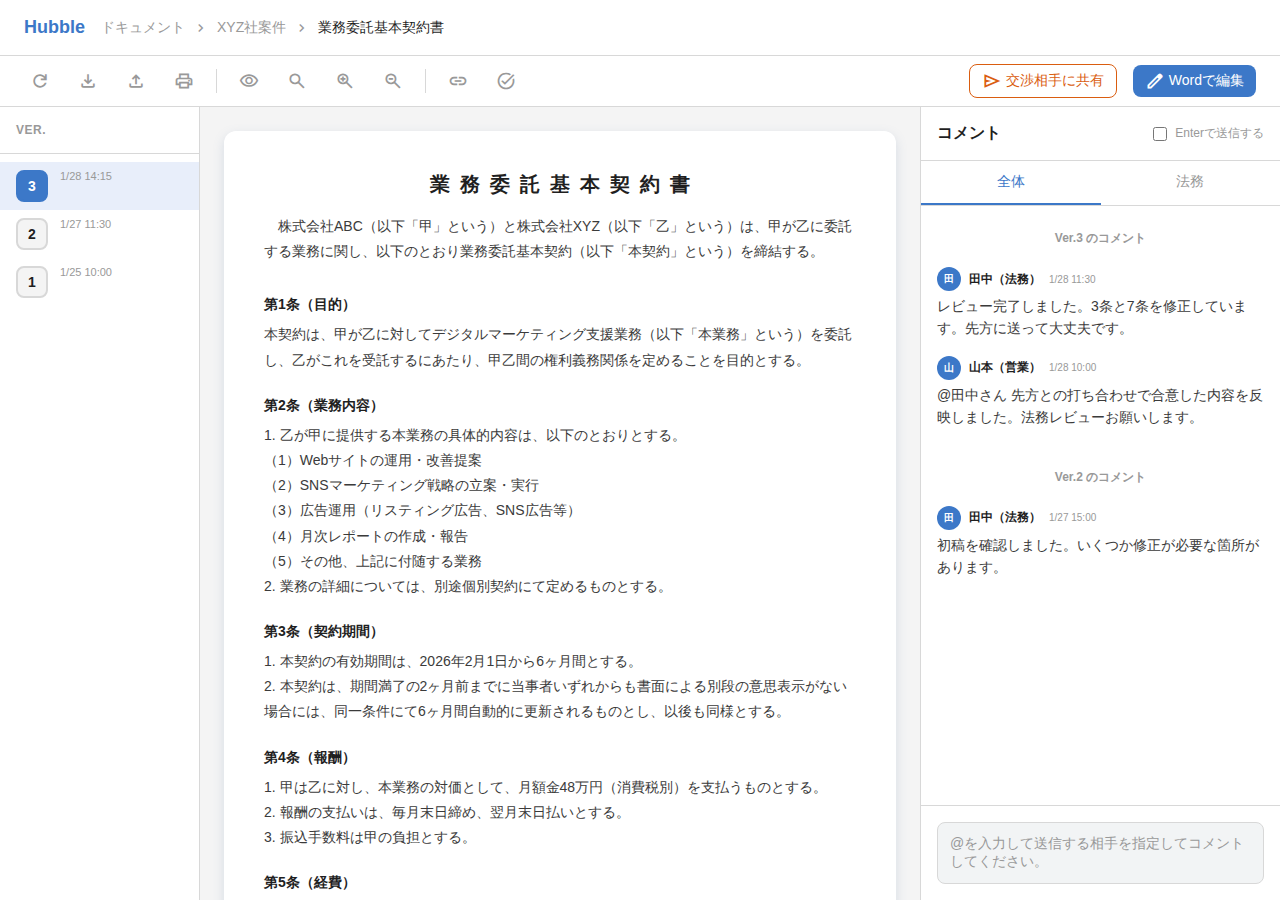
<file: hubble-ui-first-share.html>
<!DOCTYPE html>
<html lang="ja">
<head>
    <meta charset="UTF-8">
    <meta name="viewport" content="width=device-width, initial-scale=1.0">
    <title>業務委託基本契約書 - Hubble（初回共有）</title>
    <link rel="icon" href="favicon-32.ico" type="image/x-icon">
    <link rel="stylesheet" href="https://fonts.googleapis.com/css2?family=Material+Symbols+Outlined:opsz,wght,FILL,GRAD@20..48,100..700,0..1,-50..200" />
    <link rel="stylesheet" href="hubble-design-tokens.css">
    <style>
        * {
            margin: 0;
            padding: 0;
            box-sizing: border-box;
        }

        body {
            font-family: var(--font-family);
            background: var(--bg-note);
            color: var(--text-default);
            height: 100vh;
            overflow: hidden;
            display: flex;
            flex-direction: column;
        }

        /* ===== ヘッダー ===== */
        .hubble-header {
            background: var(--color-white);
            border-bottom: 1px solid var(--border-default);
            padding: 0 var(--space-6);
            display: flex;
            align-items: center;
            justify-content: space-between;
            height: 56px;
        }

        .hubble-header-left {
            display: flex;
            align-items: center;
            gap: var(--space-4);
        }

        .hubble-logo {
            font-size: var(--font-size-lg);
            font-weight: var(--font-weight-bold);
            color: var(--color-primary);
        }

        .hubble-breadcrumb {
            display: flex;
            align-items: center;
            gap: var(--space-2);
            font-size: var(--font-size-sm);
            color: var(--text-assist);
        }

        .hubble-breadcrumb a {
            color: var(--text-assist);
            text-decoration: none;
        }

        .hubble-breadcrumb a:hover {
            color: var(--text-link);
        }

        .hubble-breadcrumb-current {
            color: var(--text-heading);
            font-weight: var(--font-weight-medium);
        }

        .hubble-header-actions {
            display: flex;
            align-items: center;
            gap: var(--space-3);
        }

        .hubble-header-btn {
            padding: 8px 16px;
            background: var(--color-white);
            border: 1px solid var(--border-default);
            border-radius: var(--radius-md);
            font-size: var(--font-size-sm);
            color: var(--text-default);
            cursor: pointer;
            transition: all var(--transition-normal);
            display: inline-flex;
            align-items: center;
            gap: 6px;
        }

        .hubble-header-btn:hover {
            background: var(--bg-hover);
        }

        .hubble-header-btn.primary {
            background: var(--color-primary);
            color: var(--color-white);
            border-color: var(--color-primary);
        }

        .hubble-header-btn.primary:hover {
            opacity: 0.9;
        }

        /* ===== ツールバー ===== */
        .hubble-toolbar {
            background: var(--color-white);
            border-bottom: 1px solid var(--border-default);
            padding: var(--space-2) var(--space-6);
            display: flex;
            align-items: center;
            gap: var(--space-4);
        }

        .hubble-toolbar-btn {
            padding: 6px;
            background: transparent;
            border: none;
            border-radius: var(--radius-sm);
            color: var(--text-assist);
            cursor: pointer;
            transition: all var(--transition-normal);
        }

        .hubble-toolbar-btn:hover {
            background: var(--bg-hover);
            color: var(--text-default);
        }

        .hubble-toolbar-divider {
            width: 1px;
            height: 24px;
            background: var(--border-default);
        }

        .hubble-toolbar-spacer {
            flex: 1;
        }

        .hubble-toolbar-btn.share-nego {
            padding: 6px 12px;
            background: var(--color-white);
            color: var(--color-social);
            border: 1px solid var(--color-social);
            border-radius: var(--radius-md);
            font-size: var(--font-size-sm);
            font-weight: var(--font-weight-medium);
            gap: var(--space-1);
        }

        .hubble-toolbar-btn.share-nego:hover {
            background: var(--color-social-container);
            color: var(--color-social);
        }

        .hubble-toolbar-btn.word-edit {
            padding: 6px 12px;
            background: var(--color-primary);
            color: var(--color-white);
            border-radius: var(--radius-md);
            font-size: var(--font-size-sm);
            font-weight: var(--font-weight-medium);
            gap: var(--space-1);
        }

        .hubble-toolbar-btn.word-edit:hover {
            background: #1565C0;
            color: var(--color-white);
        }

        /* ===== メインコンテナ ===== */
        .hubble-main {
            display: flex;
            flex: 1;
            overflow: hidden;
        }

        /* ===== 左サイドバー（バージョン） ===== */
        .hubble-sidebar {
            width: 200px;
            background: var(--color-white);
            border-right: 1px solid var(--border-default);
            display: flex;
            flex-direction: column;
        }

        .hubble-sidebar-header {
            padding: var(--space-4);
            border-bottom: 1px solid var(--border-default);
            font-size: var(--font-size-xs);
            font-weight: var(--font-weight-semibold);
            color: var(--text-assist);
            text-transform: uppercase;
            letter-spacing: 0.5px;
        }

        /* バージョンリスト */
        .version-list {
            flex: 1;
            overflow-y: auto;
            padding: var(--space-2) 0;
        }

        .version-item {
            display: flex;
            align-items: flex-start;
            padding: var(--space-2) var(--space-4);
            cursor: pointer;
            transition: background var(--transition-normal);
        }

        .version-item:hover {
            background: var(--bg-hover);
        }

        .version-item.selected {
            background: var(--color-primary-container);
        }

        .version-number-box {
            width: 32px;
            height: 32px;
            background: var(--bg-note);
            border: 2px solid var(--border-default);
            border-radius: var(--radius-md);
            display: flex;
            align-items: center;
            justify-content: center;
            font-size: var(--font-size-sm);
            font-weight: var(--font-weight-bold);
            color: var(--text-heading);
            margin-right: var(--space-3);
            flex-shrink: 0;
        }

        .version-item.selected .version-number-box {
            background: var(--color-primary);
            border-color: var(--color-primary);
            color: var(--color-white);
        }

        .version-info {
            flex: 1;
            min-width: 0;
        }

        .version-status {
            display: flex;
            align-items: center;
            gap: var(--space-1);
            font-size: 11px;
            margin-bottom: 2px;
        }

        .version-status-icon {
            font-size: 14px;
        }

        .version-status.sharing {
            color: var(--color-primary);
        }

        .version-status.shared {
            color: var(--text-assist);
        }

        .version-status.from-partner {
            color: var(--color-social);
        }

        .version-meta {
            font-size: 11px;
            color: var(--text-assist);
        }

        .version-comment-badge {
            display: inline-flex;
            align-items: center;
            gap: 2px;
            padding: 2px 6px;
            background: var(--bg-note);
            border-radius: var(--radius-full);
            font-size: 10px;
            color: var(--text-assist);
            margin-left: var(--space-2);
        }

        .version-comment-badge .material-symbols-outlined {
            font-size: 12px;
        }

        /* 交渉ステータス */
        .nego-status {
            padding: var(--space-4);
            border-top: 1px solid var(--border-default);
            background: var(--bg-note);
        }

        .nego-status-header {
            display: flex;
            align-items: center;
            gap: var(--space-2);
            font-size: var(--font-size-xs);
            font-weight: var(--font-weight-semibold);
            color: var(--text-assist);
            margin-bottom: var(--space-2);
        }

        .nego-status-content {
            font-size: var(--font-size-sm);
            color: var(--text-heading);
            line-height: 1.5;
        }

        .nego-status-line {
            margin-bottom: 2px;
        }

        .nego-status-line:last-child {
            color: var(--text-assist);
            font-size: var(--font-size-xs);
        }

        /* 共有ボタン */
        .share-to-nego-btn {
            width: 100%;
            margin-top: var(--space-3);
            padding: 10px var(--space-4);
            background: var(--color-primary);
            border: none;
            border-radius: var(--radius-md);
            font-size: var(--font-size-sm);
            font-weight: var(--font-weight-semibold);
            color: var(--color-white);
            cursor: pointer;
            transition: all var(--transition-normal);
            display: flex;
            align-items: center;
            justify-content: center;
            gap: var(--space-2);
        }

        .share-to-nego-btn:hover {
            opacity: 0.9;
        }

        .share-to-nego-btn .material-symbols-outlined {
            font-size: 18px;
        }

        /* ===== 交渉ステータスバナー ===== */
        .nego-banner {
            background: var(--color-social-container);
            border-bottom: 1px solid #F5DCC8;
            padding: var(--space-2) var(--space-6);
            display: flex;
            align-items: center;
            justify-content: space-between;
        }

        .nego-banner-content {
            display: flex;
            align-items: center;
            gap: var(--space-3);
        }

        .nego-banner-icon {
            width: 32px;
            height: 32px;
            background: var(--color-social);
            border-radius: 50%;
            display: flex;
            align-items: center;
            justify-content: center;
            color: var(--color-white);
        }

        .nego-banner-icon .material-symbols-outlined {
            font-size: 18px;
        }

        .nego-banner-text {
            display: flex;
            flex-direction: column;
            gap: 2px;
        }

        .nego-banner-title {
            font-size: var(--font-size-sm);
            font-weight: var(--font-weight-semibold);
            color: var(--text-heading);
        }

        .nego-banner-status {
            font-size: var(--font-size-xs);
            color: var(--color-social);
        }

        .nego-banner-action {
            padding: 8px 16px;
            background: var(--color-social);
            border: none;
            border-radius: var(--radius-md);
            font-size: var(--font-size-sm);
            font-weight: var(--font-weight-medium);
            color: var(--color-white);
            cursor: pointer;
            transition: all var(--transition-normal);
            display: flex;
            align-items: center;
            gap: var(--space-2);
            text-decoration: none;
        }

        .nego-banner-action:hover {
            opacity: 0.9;
        }

        .nego-banner-action .material-symbols-outlined {
            font-size: 16px;
        }

        /* ===== メインコンテンツ（契約書） ===== */
        .hubble-content {
            flex: 1;
            background: var(--bg-note);
            overflow-y: auto;
            padding: var(--space-6);
        }

        .document-container {
            max-width: 900px;
            margin: 0 auto;
            background: var(--color-white);
            border-radius: var(--radius-lg);
            box-shadow: var(--shadow-md);
            padding: var(--space-10);
        }

        .doc-main-title {
            text-align: center;
            font-size: var(--font-size-xl);
            font-weight: var(--font-weight-bold);
            color: var(--text-heading);
            margin-bottom: var(--space-4);
            letter-spacing: 0.5em;
            padding-left: 0.5em;
        }

        .doc-subtitle {
            text-align: center;
            font-size: var(--font-size-sm);
            color: var(--text-default);
            margin-bottom: var(--space-8);
        }

        .doc-preamble {
            font-size: var(--font-size-sm);
            color: var(--text-default);
            line-height: 1.8;
            margin-bottom: var(--space-8);
            text-indent: 1em;
        }

        .doc-article {
            margin-bottom: var(--space-6);
        }

        .article-title {
            font-size: var(--font-size-sm);
            font-weight: var(--font-weight-bold);
            color: var(--text-heading);
            margin-bottom: var(--space-2);
        }

        .article-content {
            font-size: var(--font-size-sm);
            color: var(--text-default);
            line-height: 1.8;
        }

        /* 署名欄 */
        .contract-signature-section { margin-top: var(--space-10); padding-top: var(--space-8); }
        .contract-signature-closing { font-size: var(--font-size-sm); line-height: 2; color: var(--text-default); text-indent: 1em; margin-bottom: var(--space-8); }
        .contract-signature-date { font-size: var(--font-size-sm); color: var(--text-default); text-align: right; margin-bottom: var(--space-10); letter-spacing: 0.3em; }
        .contract-signature-block { display: flex; flex-direction: column; gap: var(--space-8); padding-left: 20%; }
        .contract-signature-party { display: flex; flex-direction: column; }
        .contract-party-heading { font-size: var(--font-size-sm); font-weight: var(--font-weight-bold); color: var(--text-heading); margin-bottom: var(--space-2); letter-spacing: 0.2em; }
        .contract-party-row { display: flex; align-items: center; font-size: var(--font-size-sm); line-height: 2; color: var(--text-default); }
        .contract-party-label { width: 56px; flex-shrink: 0; color: var(--text-assist); font-size: 12px; letter-spacing: 0.1em; }
        .contract-party-value { flex: 1; }

        /* ===== 右サイドバー（コメント） ===== */
        .hubble-comments {
            width: 360px;
            background: var(--color-white);
            border-left: 1px solid var(--border-default);
            display: flex;
            flex-direction: column;
        }

        .comments-header {
            display: flex;
            align-items: center;
            justify-content: space-between;
            padding: var(--space-4);
            border-bottom: 1px solid var(--border-default);
        }

        .comments-title {
            font-size: var(--font-size-md);
            font-weight: var(--font-weight-semibold);
            color: var(--text-heading);
        }

        .comments-close {
            background: none;
            border: none;
            font-size: 24px;
            color: var(--text-assist);
            cursor: pointer;
        }

        .comments-enter-hint {
            display: flex;
            align-items: center;
            gap: var(--space-2);
            font-size: var(--font-size-xs);
            color: var(--text-assist);
        }

        .comments-enter-hint input[type="checkbox"] {
            width: 14px;
            height: 14px;
        }

        /* コメントタブ */
        .comments-tabs {
            display: flex;
            border-bottom: 1px solid var(--border-default);
        }

        .comments-tab {
            flex: 1;
            padding: var(--space-3) var(--space-4);
            background: transparent;
            border: none;
            border-bottom: 2px solid transparent;
            font-size: var(--font-size-sm);
            font-weight: var(--font-weight-medium);
            color: var(--text-assist);
            cursor: pointer;
            transition: all var(--transition-normal);
        }

        .comments-tab:hover {
            color: var(--text-heading);
        }

        .comments-tab.active {
            color: var(--color-primary);
            border-bottom-color: var(--color-primary);
        }

        /* コメントリスト */
        .comments-list {
            flex: 1;
            overflow-y: auto;
            padding: var(--space-4);
            background: var(--color-white);
        }

        .comments-version-label {
            font-size: var(--font-size-xs);
            font-weight: var(--font-weight-semibold);
            color: var(--text-assist);
            margin-bottom: var(--space-3);
            text-align: center;
            padding: var(--space-2) var(--space-3);
            background: var(--color-white);
            border-radius: var(--radius-full);
            display: inline-block;
            width: 100%;
        }

        /* コメント - 共通 */
        .comment-item {
            display: flex;
            flex-direction: column;
            margin-bottom: var(--space-4);
        }

        .comment-item-header {
            display: flex;
            align-items: center;
            gap: var(--space-2);
            margin-bottom: var(--space-1);
        }

        .comment-avatar {
            width: 24px;
            height: 24px;
            border-radius: 50%;
            display: flex;
            align-items: center;
            justify-content: center;
            font-size: 10px;
            font-weight: var(--font-weight-semibold);
            flex-shrink: 0;
        }

        .comment-avatar.internal {
            background: var(--color-primary);
            color: var(--color-white);
        }

        .comment-avatar.external {
            background: var(--color-social);
            color: var(--color-white);
        }

        .comment-author {
            font-size: var(--font-size-xs);
            font-weight: var(--font-weight-semibold);
            color: var(--text-heading);
        }

        .comment-time {
            font-size: 10px;
            color: var(--text-assist);
        }

        .comment-bubble {
            font-size: var(--font-size-sm);
            color: var(--text-default);
            line-height: 1.6;
        }

        /* 社内コメント - 囲みなし */
        .comment-item.internal {
            align-items: flex-start;
        }

        .comment-item.internal .comment-bubble {
            background: transparent;
        }

        /* 交渉コメント - オレンジ縦線 + オレンジ背景 */
        .comment-item.external {
            align-items: flex-start;
        }

        .comment-item.external .comment-bubble {
            background: var(--color-social-container);
            border-left: 3px solid var(--color-social);
            padding: var(--space-3);
            border-radius: 0 var(--radius-md) var(--radius-md) 0;
        }

        .comment-item.external .nego-reply-link {
            display: inline-flex;
            align-items: center;
            gap: var(--space-1);
            margin-top: var(--space-2);
            padding: 4px 10px;
            background: var(--color-white);
            border: 1px solid var(--color-social);
            border-radius: var(--radius-full);
            font-size: 10px;
            font-weight: var(--font-weight-medium);
            color: var(--color-social);
            text-decoration: none;
            cursor: pointer;
            transition: all var(--transition-normal);
        }

        .comment-item.external .nego-reply-link:hover {
            background: var(--color-social-container);
        }

        /* 削除されたコメント */
        .comment-item.deleted .comment-bubble {
            background: var(--bg-note);
            border-color: var(--border-default);
        }

        .comment-deleted-notice {
            display: flex;
            align-items: center;
            gap: var(--space-2);
            padding: var(--space-2);
            background: rgba(0,0,0,0.05);
            border-radius: var(--radius-sm);
            font-size: var(--font-size-xs);
            color: var(--text-assist);
            margin-bottom: var(--space-2);
        }

        .comment-deleted-toggle {
            font-size: 10px;
            color: var(--text-link);
            cursor: pointer;
            margin-top: var(--space-1);
        }

        .comment-deleted-original {
            display: none;
            padding: var(--space-2);
            background: rgba(0,0,0,0.03);
            border-radius: var(--radius-sm);
            font-size: var(--font-size-xs);
            color: var(--text-assist);
            margin-top: var(--space-2);
        }

        .comment-deleted-original.show {
            display: block;
        }

        /* コメント入力 */
        .comments-input {
            padding: var(--space-4);
            border-top: 1px solid var(--border-default);
            background: var(--color-white);
        }

        .comments-input-area {
            padding: var(--space-3);
            background: var(--bg-input);
            border: 1px solid var(--border-default);
            border-radius: var(--radius-md);
            font-size: var(--font-size-sm);
            color: var(--text-assist);
            min-height: 60px;
        }

        /* ===== 共有確認モーダル ===== */
        .modal-overlay {
            display: none;
            position: fixed;
            top: 0;
            left: 0;
            right: 0;
            bottom: 0;
            background: rgba(0, 0, 0, 0.5);
            z-index: 1000;
            align-items: center;
            justify-content: center;
        }

        .modal-overlay.show {
            display: flex;
        }

        .modal-content {
            background: var(--color-white);
            border-radius: var(--radius-lg);
            box-shadow: var(--shadow-xl);
            width: 480px;
            max-width: 90vw;
        }

        .modal-header {
            display: flex;
            align-items: center;
            justify-content: space-between;
            padding: var(--space-4) var(--space-6);
            border-bottom: 1px solid var(--border-default);
        }

        .modal-title {
            font-size: var(--font-size-lg);
            font-weight: var(--font-weight-semibold);
            color: var(--text-heading);
            display: flex;
            align-items: center;
            gap: var(--space-2);
        }

        .modal-close {
            background: none;
            border: none;
            font-size: 24px;
            color: var(--text-assist);
            cursor: pointer;
        }

        .modal-body {
            padding: var(--space-6);
        }

        .share-version-label {
            font-size: var(--font-size-sm);
            font-weight: var(--font-weight-semibold);
            color: var(--text-heading);
            margin-bottom: var(--space-3);
        }

        .share-documents-list {
            background: var(--bg-note);
            border-radius: var(--radius-md);
            padding: var(--space-3);
            margin-bottom: var(--space-4);
        }

        .share-document-item {
            display: flex;
            align-items: center;
            gap: var(--space-2);
            padding: var(--space-2) 0;
            font-size: var(--font-size-sm);
            color: var(--text-default);
        }

        .share-document-item .material-symbols-outlined {
            font-size: 18px;
            color: var(--text-assist);
        }

        .share-document-version {
            margin-left: auto;
            font-size: var(--font-size-xs);
            color: var(--text-assist);
        }

        .share-warning {
            display: flex;
            align-items: flex-start;
            gap: var(--space-2);
            padding: var(--space-3);
            background: #FFF8E1;
            border-radius: var(--radius-md);
            font-size: var(--font-size-sm);
            color: #856404;
        }

        .share-warning .material-symbols-outlined {
            font-size: 20px;
            color: #F9A825;
        }

        .modal-footer {
            display: flex;
            justify-content: flex-end;
            gap: var(--space-3);
            padding: var(--space-4) var(--space-6);
            border-top: 1px solid var(--border-default);
        }

        .modal-btn {
            padding: 10px 20px;
            border-radius: var(--radius-md);
            font-size: var(--font-size-sm);
            font-weight: var(--font-weight-medium);
            cursor: pointer;
            transition: all var(--transition-normal);
        }

        .modal-btn.cancel {
            background: var(--color-white);
            border: 1px solid var(--border-default);
            color: var(--text-default);
        }

        .modal-btn.cancel:hover {
            background: var(--bg-hover);
        }

        .modal-btn.primary {
            background: var(--color-primary);
            border: none;
            color: var(--color-white);
        }

        .modal-btn.primary:hover {
            opacity: 0.9;
        }

        .modal-btn.primary:disabled {
            background: var(--bg-note);
            color: var(--text-assist);
            cursor: not-allowed;
            opacity: 1;
        }

        /* ===== 招待モーダル用スタイル ===== */
        .invite-capability-note {
            display: flex;
            align-items: flex-start;
            gap: 6px;
            margin-bottom: var(--space-5);
            font-size: var(--font-size-xs);
            color: var(--text-assist);
            line-height: 1.5;
        }

        .invite-capability-note .material-symbols-outlined {
            flex-shrink: 0;
            margin-top: 1px;
        }

        .invite-emails-list {
            display: flex;
            flex-direction: column;
            gap: var(--space-2);
            margin-bottom: var(--space-2);
        }

        .invite-email-item {
            display: flex;
            align-items: center;
            gap: var(--space-2);
            padding: var(--space-2) var(--space-3);
            background: var(--bg-note);
            border-radius: var(--radius-md);
            font-size: var(--font-size-sm);
        }

        .invite-email-item .material-symbols-outlined {
            font-size: 16px;
            color: var(--text-assist);
        }

        .invite-email-text {
            flex: 1;
            color: var(--text-default);
        }

        .invite-email-remove {
            background: none;
            border: none;
            color: var(--text-assist);
            cursor: pointer;
            padding: 2px;
            display: flex;
            align-items: center;
            justify-content: center;
        }

        .invite-email-remove:hover {
            color: var(--color-danger);
        }

        .invite-email-input-row {
            display: flex;
            gap: var(--space-2);
        }

        .invite-email-input {
            flex: 1;
            padding: var(--space-2) var(--space-3);
            border: 1px solid var(--border-default);
            border-radius: var(--radius-md);
            font-size: var(--font-size-sm);
            outline: none;
            transition: border-color var(--transition-normal);
        }

        .invite-email-input:focus {
            border-color: var(--color-social);
        }

        .invite-add-email-btn {
            width: 36px;
            height: 36px;
            background: var(--color-social);
            border: none;
            border-radius: var(--radius-md);
            color: var(--color-white);
            font-size: 20px;
            cursor: pointer;
            transition: opacity var(--transition-normal);
        }

        .invite-add-email-btn:hover {
            opacity: 0.9;
        }

        .invite-divider {
            display: flex;
            align-items: center;
            gap: var(--space-3);
            margin: var(--space-4) 0;
            color: var(--text-assist);
            font-size: var(--font-size-xs);
        }

        .invite-divider::before,
        .invite-divider::after {
            content: '';
            flex: 1;
            height: 1px;
            background: var(--border-default);
        }

        .invite-link-row {
            display: flex;
            gap: var(--space-2);
        }

        .invite-link-input {
            flex: 1;
            padding: var(--space-2) var(--space-3);
            border: 1px solid var(--border-default);
            border-radius: var(--radius-md);
            font-size: var(--font-size-sm);
            color: var(--text-assist);
            background: var(--bg-note);
            outline: none;
        }

        .invite-copy-btn {
            padding: var(--space-2) var(--space-3);
            background: var(--color-white);
            border: 1px solid var(--border-default);
            border-radius: var(--radius-md);
            font-size: var(--font-size-sm);
            color: var(--text-default);
            cursor: pointer;
            display: flex;
            align-items: center;
            gap: var(--space-1);
            transition: all var(--transition-normal);
        }

        .invite-copy-btn:hover {
            background: var(--bg-hover);
        }

        .invite-link-note {
            display: flex;
            align-items: flex-start;
            gap: var(--space-1);
            margin-top: var(--space-2);
            font-size: var(--font-size-xs);
            color: var(--text-assist);
        }

        .invite-link-note .material-symbols-outlined {
            font-size: 14px;
            color: #F9A825;
        }

        /* ===== トースト通知 ===== */
        .toast {
            position: fixed;
            bottom: 24px;
            left: 50%;
            transform: translateX(-50%) translateY(100px);
            background: var(--bg-inverse);
            color: var(--color-white);
            padding: var(--space-3) var(--space-6);
            border-radius: var(--radius-full);
            font-size: var(--font-size-sm);
            box-shadow: var(--shadow-lg);
            opacity: 0;
            transition: all var(--transition-normal);
            z-index: 2000;
        }

        .toast.show {
            transform: translateX(-50%) translateY(0);
            opacity: 1;
        }
    </style>
</head>
<body>
    <!-- ヘッダー -->
    <header class="hubble-header">
        <div class="hubble-header-left">
            <div class="hubble-logo">Hubble</div>
            <div class="hubble-breadcrumb">
                <a href="#">ドキュメント</a>
                <span class="material-symbols-outlined icon-xs">chevron_right</span>
                <a href="#">XYZ社案件</a>
                <span class="material-symbols-outlined icon-xs">chevron_right</span>
                <span class="hubble-breadcrumb-current">業務委託基本契約書</span>
            </div>
        </div>
    </header>

    <!-- ツールバー -->
    <div class="hubble-toolbar">
        <button class="hubble-toolbar-btn"><span class="material-symbols-outlined icon-sm">refresh</span></button>
        <button class="hubble-toolbar-btn"><span class="material-symbols-outlined icon-sm">download</span></button>
        <button class="hubble-toolbar-btn"><span class="material-symbols-outlined icon-sm">upload</span></button>
        <button class="hubble-toolbar-btn"><span class="material-symbols-outlined icon-sm">print</span></button>
        <div class="hubble-toolbar-divider"></div>
        <button class="hubble-toolbar-btn"><span class="material-symbols-outlined icon-sm">visibility</span></button>
        <button class="hubble-toolbar-btn"><span class="material-symbols-outlined icon-sm">search</span></button>
        <button class="hubble-toolbar-btn"><span class="material-symbols-outlined icon-sm">zoom_in</span></button>
        <button class="hubble-toolbar-btn"><span class="material-symbols-outlined icon-sm">zoom_out</span></button>
        <div class="hubble-toolbar-divider"></div>
        <button class="hubble-toolbar-btn"><span class="material-symbols-outlined icon-sm">link</span></button>
        <button class="hubble-toolbar-btn"><span class="material-symbols-outlined icon-sm">task_alt</span></button>
        <div class="hubble-toolbar-spacer"></div>
        <button class="hubble-toolbar-btn share-nego" onclick="openShareModal()">
            <span class="material-symbols-outlined icon-sm">send</span>
            交渉相手に共有
        </button>
        <button class="hubble-toolbar-btn word-edit">
            <span class="material-symbols-outlined icon-sm">edit</span>
            Wordで編集
        </button>
    </div>

    <!-- メインコンテナ -->
    <div class="hubble-main">
        <!-- 左サイドバー（バージョン管理） -->
        <aside class="hubble-sidebar">
            <div class="hubble-sidebar-header">Ver.</div>

            <div class="version-list">
                <div class="version-item selected" onclick="selectVersion(this)">
                    <div class="version-number-box">3</div>
                    <div class="version-info">
                        <div class="version-meta">1/28 14:15</div>
                    </div>
                </div>
                <div class="version-item" onclick="selectVersion(this)">
                    <div class="version-number-box">2</div>
                    <div class="version-info">
                        <div class="version-meta">1/27 11:30</div>
                    </div>
                </div>
                <div class="version-item" onclick="selectVersion(this)">
                    <div class="version-number-box">1</div>
                    <div class="version-info">
                        <div class="version-meta">1/25 10:00</div>
                    </div>
                </div>
            </div>
        </aside>

        <!-- メインコンテンツ -->
        <main class="hubble-content">
            <div class="document-container">
                <div class="doc-main-title">業務委託基本契約書</div>

                <div class="doc-preamble">
                    株式会社ABC（以下「甲」という）と株式会社XYZ（以下「乙」という）は、甲が乙に委託する業務に関し、以下のとおり業務委託基本契約（以下「本契約」という）を締結する。
                </div>

                <div class="doc-article">
                    <div class="article-title">第1条（目的）</div>
                    <div class="article-content">
                        本契約は、甲が乙に対してデジタルマーケティング支援業務（以下「本業務」という）を委託し、乙がこれを受託するにあたり、甲乙間の権利義務関係を定めることを目的とする。
                    </div>
                </div>

                <div class="doc-article">
                    <div class="article-title">第2条（業務内容）</div>
                    <div class="article-content">
                        1. 乙が甲に提供する本業務の具体的内容は、以下のとおりとする。<br>
                        （1）Webサイトの運用・改善提案<br>
                        （2）SNSマーケティング戦略の立案・実行<br>
                        （3）広告運用（リスティング広告、SNS広告等）<br>
                        （4）月次レポートの作成・報告<br>
                        （5）その他、上記に付随する業務<br>
                        2. 業務の詳細については、別途個別契約にて定めるものとする。
                    </div>
                </div>

                <div class="doc-article">
                    <div class="article-title">第3条（契約期間）</div>
                    <div class="article-content">
                        1. 本契約の有効期間は、2026年2月1日から6ヶ月間とする。<br>
                        2. 本契約は、期間満了の2ヶ月前までに当事者いずれからも書面による別段の意思表示がない場合には、同一条件にて6ヶ月間自動的に更新されるものとし、以後も同様とする。
                    </div>
                </div>

                <div class="doc-article">
                    <div class="article-title">第4条（報酬）</div>
                    <div class="article-content">
                        1. 甲は乙に対し、本業務の対価として、月額金48万円（消費税別）を支払うものとする。<br>
                        2. 報酬の支払いは、毎月末日締め、翌月末日払いとする。<br>
                        3. 振込手数料は甲の負担とする。
                    </div>
                </div>

                <div class="doc-article">
                    <div class="article-title">第5条（経費）</div>
                    <div class="article-content">
                        本業務の遂行に必要な経費のうち、広告出稿費用その他甲が事前に承認した費用については、甲が実費を負担するものとする。
                    </div>
                </div>

                <div class="doc-article">
                    <div class="article-title">第6条（秘密保持）</div>
                    <div class="article-content">
                        1. 甲及び乙は、本契約に関連して知り得た相手方の技術上、営業上その他の秘密情報を、相手方の事前の書面による承諾なく第三者に開示・漏洩してはならない。<br>
                        2. 前項の義務は、本契約終了後3年間存続するものとする。
                    </div>
                </div>

                <div class="doc-article">
                    <div class="article-title">第7条（知的財産権）</div>
                    <div class="article-content">
                        1. 本業務の遂行により生じた成果物に関する著作権その他の知的財産権は、報酬の支払い完了をもって甲に帰属するものとする。<br>
                        2. 乙は、成果物について著作者人格権を行使しないものとする。
                    </div>
                </div>

                <div class="doc-article">
                    <div class="article-title">第8条（再委託）</div>
                    <div class="article-content">
                        乙は、甲の事前の書面による承諾を得ることなく、本業務の全部又は一部を第三者に再委託してはならない。
                    </div>
                </div>

                <div class="doc-article">
                    <div class="article-title">第9条（契約解除）</div>
                    <div class="article-content">
                        1. 甲又は乙は、相手方が次の各号のいずれかに該当した場合、何らの催告なく直ちに本契約を解除することができる。<br>
                        （1）本契約に違反し、相当期間を定めて催告しても是正されないとき<br>
                        （2）支払停止又は支払不能となったとき<br>
                        （3）破産手続開始、民事再生手続開始、会社更生手続開始の申立てがあったとき<br>
                        （4）差押え、仮差押え、仮処分又は競売の申立てがあったとき<br>
                        （5）解散又は営業停止となったとき<br>
                        2. 前項により本契約が解除された場合、解除された当事者は、相手方に対し、損害賠償責任を負うものとする。
                    </div>
                </div>

                <div class="doc-article">
                    <div class="article-title">第10条（損害賠償）</div>
                    <div class="article-content">
                        甲又は乙は、本契約に違反して相手方に損害を与えた場合、その損害を賠償する責任を負う。ただし、損害賠償の累計額は、本契約に基づき甲が乙に支払った報酬の総額を上限とする。
                    </div>
                </div>

                <div class="doc-article">
                    <div class="article-title">第11条（反社会的勢力の排除）</div>
                    <div class="article-content">
                        1. 甲及び乙は、自己又は自己の役員が、暴力団、暴力団員、暴力団関係企業、総会屋その他の反社会的勢力（以下「反社会的勢力」という）に該当しないことを表明し、保証する。<br>
                        2. 甲又は乙は、相手方が前項に違反した場合、何らの催告なく直ちに本契約を解除することができる。
                    </div>
                </div>

                <div class="doc-article">
                    <div class="article-title">第12条（権利義務の譲渡禁止）</div>
                    <div class="article-content">
                        甲及び乙は、相手方の事前の書面による承諾なく、本契約上の地位又は本契約に基づく権利義務の全部若しくは一部を第三者に譲渡し、又は担保に供してはならない。
                    </div>
                </div>

                <div class="doc-article">
                    <div class="article-title">第13条（協議事項）</div>
                    <div class="article-content">
                        本契約に定めのない事項又は本契約の解釈に疑義が生じた事項については、甲乙誠意をもって協議し、解決するものとする。
                    </div>
                </div>

                <div class="doc-article">
                    <div class="article-title">第14条（管轄裁判所）</div>
                    <div class="article-content">
                        本契約に関する一切の紛争については、東京地方裁判所を第一審の専属的合意管轄裁判所とする。
                    </div>
                </div>

                <!-- 署名欄（交渉中のため印なし） -->
                <div class="contract-signature-section">
                    <div class="contract-signature-closing">
                        本契約締結の証として、本書2通を作成し、甲乙記名押印のうえ、各1通を保有する。
                    </div>
                    <div class="contract-signature-date">
                        2026年　　月　　日
                    </div>

                    <div class="contract-signature-block">
                        <div class="contract-signature-party">
                            <div class="contract-party-heading">甲</div>
                            <div class="contract-party-row">
                                <span class="contract-party-label">住　所</span>
                                <span class="contract-party-value">東京都渋谷区○○1-2-3</span>
                            </div>
                            <div class="contract-party-row">
                                <span class="contract-party-label">会社名</span>
                                <span class="contract-party-value">株式会社ABC</span>
                            </div>
                            <div class="contract-party-row signer-row">
                                <span class="contract-party-label">代表者</span>
                                <span class="contract-party-value">代表取締役　佐藤 一郎</span>
                            </div>
                        </div>

                        <div class="contract-signature-party">
                            <div class="contract-party-heading">乙</div>
                            <div class="contract-party-row">
                                <span class="contract-party-label">住　所</span>
                                <span class="contract-party-value">東京都港区△△4-5-6</span>
                            </div>
                            <div class="contract-party-row">
                                <span class="contract-party-label">会社名</span>
                                <span class="contract-party-value">株式会社XYZ</span>
                            </div>
                            <div class="contract-party-row signer-row">
                                <span class="contract-party-label">代表者</span>
                                <span class="contract-party-value">代表取締役　田中 太郎</span>
                            </div>
                        </div>
                    </div>
                </div>
            </div>
        </main>

        <!-- 右サイドバー（コメント） -->
        <aside class="hubble-comments">
            <div class="comments-header">
                <span class="comments-title">コメント</span>
                <div class="comments-enter-hint">
                    <input type="checkbox" id="enterSubmit">
                    <label for="enterSubmit">Enterで送信する</label>
                </div>
            </div>

            <div class="comments-tabs">
                <button class="comments-tab active" onclick="switchTab(this, 'all')">全体</button>
                <button class="comments-tab" onclick="switchTab(this, 'legal')">法務</button>
            </div>

            <div class="comments-list">
                <div class="comments-version-label">Ver.3 のコメント</div>

                <!-- 社内コメント -->
                <div class="comment-item internal">
                    <div class="comment-item-header">
                        <div class="comment-avatar internal">田</div>
                        <span class="comment-author">田中（法務）</span>
                        <span class="comment-time">1/28 11:30</span>
                    </div>
                    <div class="comment-bubble">
                        レビュー完了しました。3条と7条を修正しています。先方に送って大丈夫です。
                    </div>
                </div>

                <!-- 社内コメント -->
                <div class="comment-item internal">
                    <div class="comment-item-header">
                        <div class="comment-avatar internal">山</div>
                        <span class="comment-author">山本（営業）</span>
                        <span class="comment-time">1/28 10:00</span>
                    </div>
                    <div class="comment-bubble">
                        @田中さん 先方との打ち合わせで合意した内容を反映しました。法務レビューお願いします。
                    </div>
                </div>

                <div class="comments-version-label" style="margin-top: var(--space-4);">Ver.2 のコメント</div>

                <!-- 社内コメント -->
                <div class="comment-item internal">
                    <div class="comment-item-header">
                        <div class="comment-avatar internal">田</div>
                        <span class="comment-author">田中（法務）</span>
                        <span class="comment-time">1/27 15:00</span>
                    </div>
                    <div class="comment-bubble">
                        初稿を確認しました。いくつか修正が必要な箇所があります。
                    </div>
                </div>
            </div>

            <div class="comments-input">
                <div class="comments-input-area">
                    @を入力して送信する相手を指定してコメントしてください。
                </div>
            </div>
        </aside>
    </div>

    <!-- 初回共有モーダル -->
    <div class="modal-overlay" id="shareModal">
        <div class="modal-content" style="width: 560px;">
            <div class="modal-header">
                <div class="modal-title">
                    <span class="material-symbols-outlined">group_add</span>
                    交渉相手を招待
                </div>
                <button class="modal-close" onclick="closeShareModal()">&times;</button>
            </div>
            <div class="modal-body" style="padding: var(--space-5) var(--space-6);">
                <!-- 共有するバージョン情報 -->
                <div style="margin-bottom: var(--space-5);">
                    <div class="share-version-label">共有するバージョン</div>
                    <div class="share-documents-list" style="margin-bottom: 0;">
                        <div class="share-document-item">
                            <span class="material-symbols-outlined">description</span>
                            業務委託基本契約書
                            <span class="share-document-version">Ver.3（最新）</span>
                        </div>
                    </div>
                </div>

                <!-- 招待される方ができること -->
                <div class="invite-capability-note">
                    <span class="material-symbols-outlined icon-sm">info</span>
                    招待された方は、契約書の閲覧・編集・コメントができます。署名者は署名手続き・設定で別途指定します。
                </div>

                <!-- メールアドレスで招待 -->
                <div style="margin-bottom: var(--space-4);">
                    <div class="share-version-label">メールアドレスで招待</div>
                    <div class="invite-emails-list" id="inviteEmailsList">
                        <!-- 招待メールリストがここに表示される -->
                    </div>
                    <div class="invite-email-input-row">
                        <input type="email" class="invite-email-input" id="inviteEmailInput" placeholder="メールアドレスを入力...">
                        <button class="invite-add-email-btn" onclick="addInviteEmail()">+</button>
                    </div>
                </div>

                <!-- 区切り線 -->
                <div class="invite-divider">
                    <span>または</span>
                </div>

                <!-- 招待リンク -->
                <div>
                    <div class="share-version-label"><span class="material-symbols-outlined icon-sm" style="vertical-align: middle;">link</span> 招待リンクをコピー</div>
                    <div class="invite-link-row">
                        <input type="text" class="invite-link-input" id="inviteLinkInput" value="https://nego.app/join/x7k2mP9qL..." readonly>
                        <button class="invite-copy-btn" onclick="copyInviteLink()"><span class="material-symbols-outlined icon-sm">content_copy</span> コピー</button>
                    </div>
                    <p class="invite-link-note"><span class="material-symbols-outlined icon-sm">lightbulb</span> 招待された方は契約書を閲覧できます。編集・合意にはサインインが必要です。</p>
                </div>
            </div>
            <div class="modal-footer">
                <button class="modal-btn cancel" onclick="closeShareModal()">キャンセル</button>
                <button class="modal-btn primary" style="background: var(--color-social);" onclick="confirmShare()" id="inviteSubmitBtn">
                    <span class="material-symbols-outlined" style="font-size: 18px;">send</span>
                    <span id="inviteSubmitLabel">交渉を開始</span>
                </button>
            </div>
        </div>
    </div>

    <!-- トースト -->
    <div class="toast" id="toast">交渉相手に共有しました</div>

    <script>
        // 招待メールリスト
        let inviteEmails = [];

        // バージョン選択
        function selectVersion(item) {
            document.querySelectorAll('.version-item').forEach(v => v.classList.remove('selected'));
            item.classList.add('selected');
        }

        // コメントタブ切り替え
        function switchTab(tab, type) {
            document.querySelectorAll('.comments-tab').forEach(t => t.classList.remove('active'));
            tab.classList.add('active');
        }

        // 削除されたコメントの表示切り替え
        function toggleDeletedComment(toggle) {
            const original = toggle.nextElementSibling;
            original.classList.toggle('show');
            toggle.textContent = original.classList.contains('show') ? '▲ 閉じる' : '▼ 元の内容を表示';
        }

        // 共有モーダル
        function openShareModal() {
            document.getElementById('shareModal').classList.add('show');
        }

        function closeShareModal() {
            document.getElementById('shareModal').classList.remove('show');
            // モーダルをリセット
            inviteEmails = [];
            renderInviteEmails();
            document.getElementById('inviteEmailInput').value = '';
            updateInviteSubmitButton();
        }

        // メールアドレス追加
        function addInviteEmail() {
            const input = document.getElementById('inviteEmailInput');
            const email = input.value.trim();

            if (email && isValidEmail(email) && !inviteEmails.includes(email)) {
                inviteEmails.push(email);
                renderInviteEmails();
                input.value = '';
                updateInviteSubmitButton();
            }
        }

        // メールアドレス削除
        function removeInviteEmail(email) {
            inviteEmails = inviteEmails.filter(e => e !== email);
            renderInviteEmails();
            updateInviteSubmitButton();
        }

        // メールリスト描画
        function renderInviteEmails() {
            const list = document.getElementById('inviteEmailsList');
            if (inviteEmails.length === 0) {
                list.innerHTML = '';
                return;
            }

            list.innerHTML = inviteEmails.map(email => `
                <div class="invite-email-item">
                    <span class="material-symbols-outlined">mail</span>
                    <span class="invite-email-text">${email}</span>
                    <button class="invite-email-remove" onclick="removeInviteEmail('${email}')">
                        <span class="material-symbols-outlined icon-sm">close</span>
                    </button>
                </div>
            `).join('');
        }

        // メール形式チェック
        function isValidEmail(email) {
            return /^[^\s@]+@[^\s@]+\.[^\s@]+$/.test(email);
        }

        // 送信ボタンラベル更新
        function updateInviteSubmitButton() {
            const label = document.getElementById('inviteSubmitLabel');
            label.textContent = inviteEmails.length > 0 ? '招待して交渉を開始' : '交渉を開始';
        }

        // 招待リンクコピー
        function copyInviteLink() {
            const input = document.getElementById('inviteLinkInput');
            input.select();
            document.execCommand('copy');
            showToast('招待リンクをコピーしました');
        }

        // Enterキーでメール追加
        document.addEventListener('DOMContentLoaded', function() {
            const emailInput = document.getElementById('inviteEmailInput');
            if (emailInput) {
                emailInput.addEventListener('keypress', function(e) {
                    if (e.key === 'Enter') {
                        e.preventDefault();
                        addInviteEmail();
                    }
                });
            }
        });

        function confirmShare() {
            const hasEmails = inviteEmails.length > 0;
            closeShareModal();
            showToast(hasEmails ? '招待を送信しました！Negoに移動します...' : '交渉を開始しました！Negoに移動します...');
            setTimeout(() => {
                window.location.href = 'hubble-ui.html';
            }, 1500);
        }

        // トースト表示
        function showToast(message) {
            const toast = document.getElementById('toast');
            toast.textContent = message;
            toast.classList.add('show');
            setTimeout(() => toast.classList.remove('show'), 3000);
        }

        // モーダル外クリックで閉じる
        document.getElementById('shareModal').addEventListener('click', function(e) {
            if (e.target === this) closeShareModal();
        });
    </script>
</body>
</html>
</file>
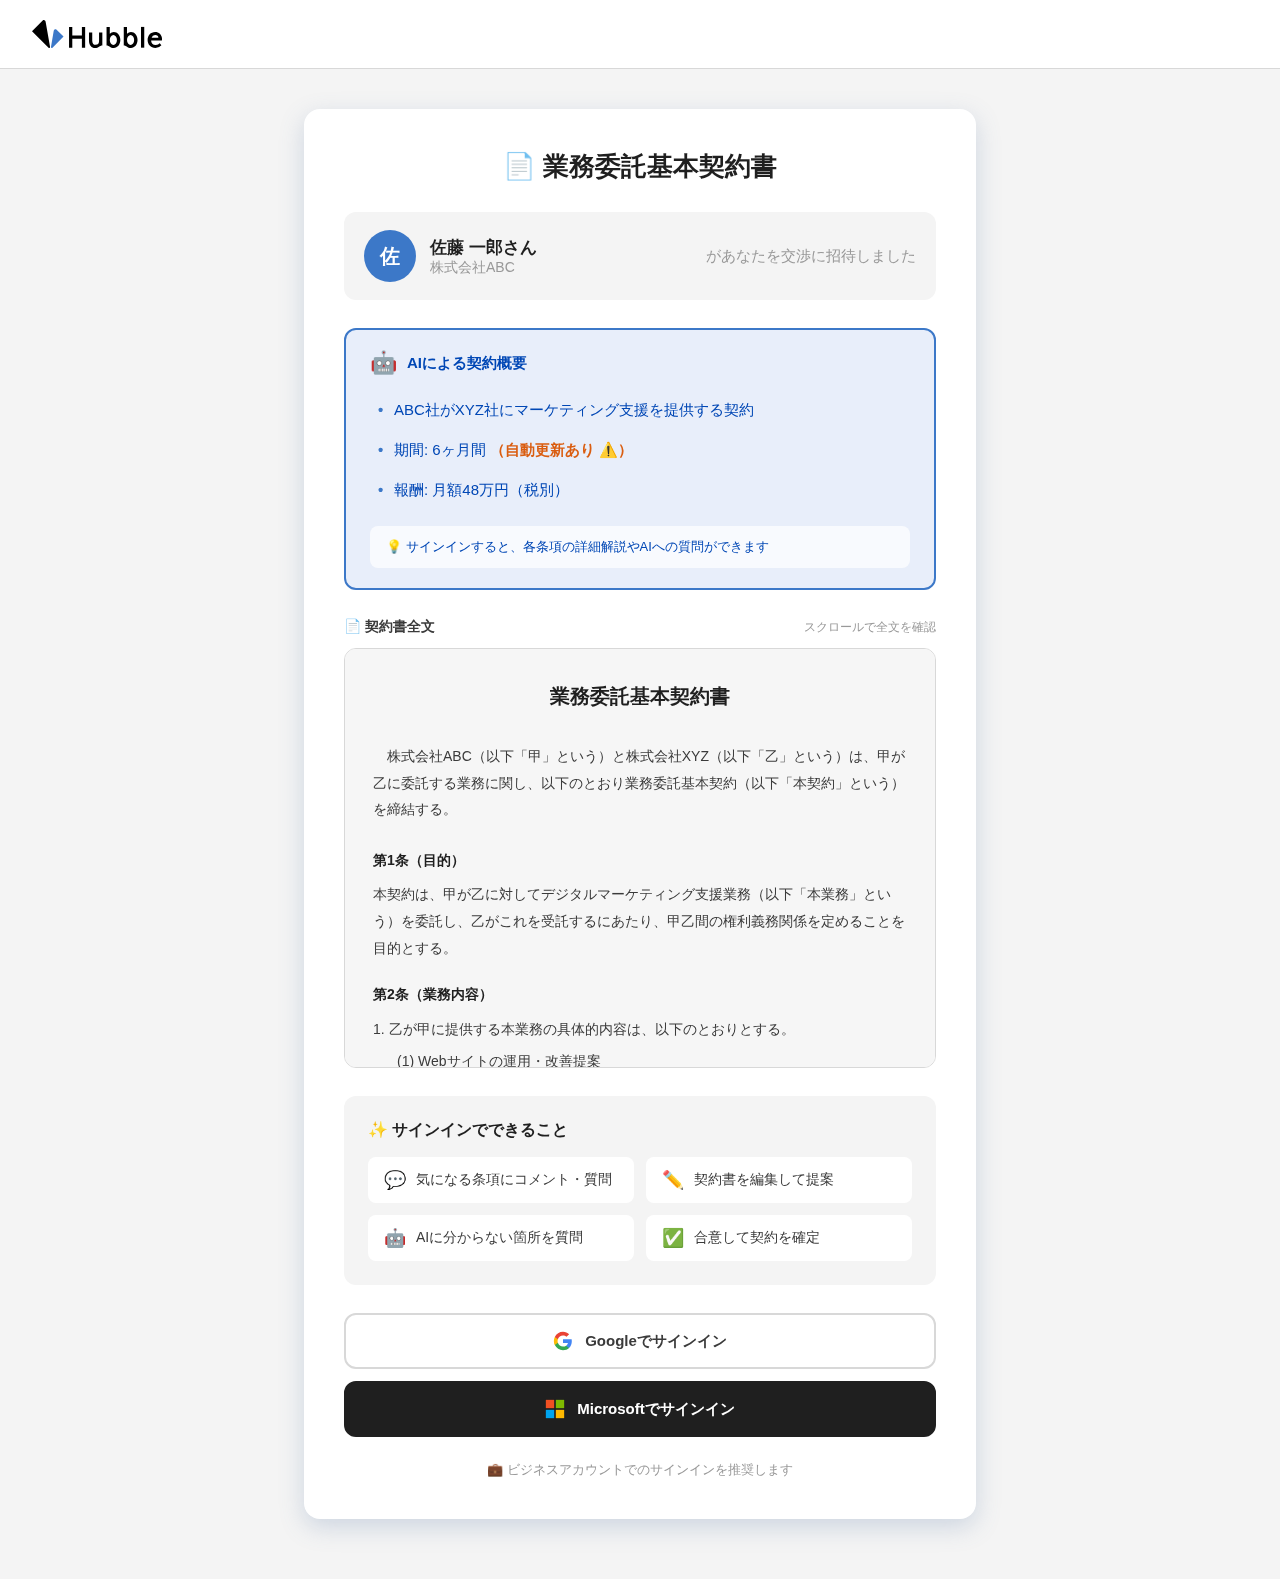
<file: invite.html>
<!DOCTYPE html>
<html lang="ja">
<head>
    <meta charset="UTF-8">
    <meta name="viewport" content="width=device-width, initial-scale=1.0">
    <title>業務委託基本契約書への招待 - ContractNego</title>
    <link rel="stylesheet" href="styles.css">
</head>
<body class="page-invite">
    <div class="invite-page">
        <!-- ヘッダー -->
        <div class="invite-page-header">
            <img src="hubble-logo.svg" alt="Hubble" class="invite-page-logo">
        </div>

        <!-- メインコンテンツ -->
        <div class="invite-page-content">
            <div class="invite-page-card">
                <!-- 契約書タイトル -->
                <h1 class="invite-page-title">📄 業務委託基本契約書</h1>

                <!-- 送信者情報 -->
                <div class="invite-sender-card">
                    <div class="invite-sender-avatar">佐</div>
                    <div class="invite-sender-details">
                        <div class="invite-sender-name">佐藤 一郎さん</div>
                        <div class="invite-sender-company">株式会社ABC</div>
                    </div>
                    <div class="invite-sender-message">があなたを交渉に招待しました</div>
                </div>

                <!-- AI概要カード -->
                <div class="invite-ai-summary">
                    <div class="invite-ai-header">
                        <span class="invite-ai-icon">🤖</span>
                        <span class="invite-ai-title">AIによる契約概要</span>
                    </div>
                    <ul class="invite-ai-points">
                        <li>ABC社がXYZ社にマーケティング支援を提供する契約</li>
                        <li>期間: 6ヶ月間 <span class="invite-ai-warning">（自動更新あり ⚠️）</span></li>
                        <li>報酬: 月額48万円（税別）</li>
                    </ul>
                    <div class="invite-ai-hint">
                        💡 サインインすると、各条項の詳細解説やAIへの質問ができます
                    </div>
                </div>

                <!-- 契約書全文プレビュー -->
                <div class="invite-contract-preview">
                    <div class="invite-contract-header">
                        <span class="invite-contract-label">📄 契約書全文</span>
                        <span class="invite-contract-scroll-hint">スクロールで全文を確認</span>
                    </div>
                    <div class="invite-contract-body">
                        <div class="invite-doc">
                            <div class="invite-doc-title">業務委託基本契約書</div>

                            <div class="invite-doc-preamble">
                                株式会社ABC（以下「甲」という）と株式会社XYZ（以下「乙」という）は、甲が乙に委託する業務に関し、以下のとおり業務委託基本契約（以下「本契約」という）を締結する。
                            </div>

                            <div class="invite-doc-article">
                                <div class="invite-article-title">第1条（目的）</div>
                                <div class="invite-article-content">
                                    本契約は、甲が乙に対してデジタルマーケティング支援業務（以下「本業務」という）を委託し、乙がこれを受託するにあたり、甲乙間の権利義務関係を定めることを目的とする。
                                </div>
                            </div>

                            <div class="invite-doc-article">
                                <div class="invite-article-title">第2条（業務内容）</div>
                                <div class="invite-article-content">
                                    1. 乙が甲に提供する本業務の具体的内容は、以下のとおりとする。<br>
                                    <div class="invite-article-list">
                                        (1) Webサイトの運用・改善提案<br>
                                        (2) SNSマーケティング戦略の立案・実行<br>
                                        (3) 広告運用（リスティング広告、SNS広告等）<br>
                                        (4) 月次レポートの作成・報告<br>
                                        (5) その他、上記に付随する業務
                                    </div>
                                    2. 業務の詳細については、別途個別契約にて定めるものとする。
                                </div>
                            </div>

                            <div class="invite-doc-article">
                                <div class="invite-article-title">第3条（契約期間）</div>
                                <div class="invite-article-content">
                                    1. 本契約の有効期間は、2026年2月1日から<span class="invite-highlight">6ヶ月間</span>とする。<br>
                                    2. 本契約は、期間満了の<span class="invite-highlight">2ヶ月前</span>までに当事者いずれからも書面による別段の意思表示がない場合には、同一条件にて6ヶ月間自動的に更新されるものとし、以後も同様とする。
                                </div>
                            </div>

                            <div class="invite-doc-article">
                                <div class="invite-article-title">第4条（報酬）</div>
                                <div class="invite-article-content">
                                    1. 甲は乙に対し、本業務の対価として、月額<span class="invite-highlight">金48万円</span>（消費税別）を支払うものとする。<br>
                                    2. 報酬の支払いは、毎月末日締め、翌月末日払いとする。<br>
                                    3. 振込手数料は甲の負担とする。
                                </div>
                            </div>

                            <div class="invite-doc-article">
                                <div class="invite-article-title">第5条（経費）</div>
                                <div class="invite-article-content">
                                    本業務の遂行に必要な経費のうち、広告出稿費用その他甲が事前に承認した費用については、甲が実費を負担するものとする。
                                </div>
                            </div>

                            <div class="invite-doc-article">
                                <div class="invite-article-title">第6条（秘密保持）</div>
                                <div class="invite-article-content">
                                    1. 甲及び乙は、本契約に関連して知り得た相手方の技術上、営業上その他の秘密情報を、相手方の事前の書面による承諾なく第三者に開示・漏洩してはならない。<br>
                                    2. 前項の義務は、本契約終了後3年間存続するものとする。<br>
                                    3. 次の各号に該当する情報は、秘密情報から除外する。<br>
                                    <div class="invite-article-list">
                                        (1) 開示時点で既に公知であった情報<br>
                                        (2) 開示後、受領者の責によらず公知となった情報<br>
                                        (3) 開示時点で受領者が既に保有していた情報<br>
                                        (4) 正当な権限を有する第三者から秘密保持義務を負うことなく入手した情報
                                    </div>
                                </div>
                            </div>

                            <div class="invite-doc-article">
                                <div class="invite-article-title">第7条（知的財産権）</div>
                                <div class="invite-article-content">
                                    1. 本業務の遂行により生じた成果物に関する著作権その他の知的財産権は、報酬の支払い完了をもって甲に帰属するものとする。<br>
                                    2. 乙は、成果物について著作者人格権を行使しないものとする。
                                </div>
                            </div>

                            <div class="invite-doc-article">
                                <div class="invite-article-title">第8条（再委託）</div>
                                <div class="invite-article-content">
                                    乙は、甲の事前の書面による承諾を得ることなく、本業務の全部又は一部を第三者に再委託してはならない。
                                </div>
                            </div>

                            <div class="invite-doc-article">
                                <div class="invite-article-title">第9条（契約解除）</div>
                                <div class="invite-article-content">
                                    1. 甲又は乙は、相手方が次の各号のいずれかに該当した場合、何らの催告なく直ちに本契約を解除することができる。<br>
                                    <div class="invite-article-list">
                                        (1) 本契約に違反し、相当期間を定めて催告しても是正されないとき<br>
                                        (2) 支払停止又は支払不能となったとき<br>
                                        (3) 破産手続開始、民事再生手続開始、会社更生手続開始の申立てがあったとき<br>
                                        (4) 差押え、仮差押え、仮処分又は競売の申立てがあったとき<br>
                                        (5) 解散又は営業停止となったとき
                                    </div>
                                    2. 前項により本契約が解除された場合、解除された当事者は、相手方に対し、損害賠償責任を負うものとする。
                                </div>
                            </div>

                            <div class="invite-doc-article">
                                <div class="invite-article-title">第10条（損害賠償）</div>
                                <div class="invite-article-content">
                                    甲又は乙は、本契約に違反して相手方に損害を与えた場合、その損害を賠償する責任を負う。ただし、損害賠償の累計額は、本契約に基づき甲が乙に支払った報酬の総額を上限とする。
                                </div>
                            </div>

                            <div class="invite-doc-article">
                                <div class="invite-article-title">第11条（反社会的勢力の排除）</div>
                                <div class="invite-article-content">
                                    1. 甲及び乙は、自己又は自己の役員が、暴力団、暴力団員、暴力団関係企業、総会屋その他の反社会的勢力（以下「反社会的勢力」という）に該当しないことを表明し、保証する。<br>
                                    2. 甲又は乙は、相手方が前項に違反した場合、何らの催告なく直ちに本契約を解除することができる。
                                </div>
                            </div>

                            <div class="invite-doc-article">
                                <div class="invite-article-title">第12条（権利義務の譲渡禁止）</div>
                                <div class="invite-article-content">
                                    甲及び乙は、相手方の事前の書面による承諾なく、本契約上の地位又は本契約に基づく権利義務の全部若しくは一部を第三者に譲渡し、又は担保に供してはならない。
                                </div>
                            </div>

                            <div class="invite-doc-article">
                                <div class="invite-article-title">第13条（協議事項）</div>
                                <div class="invite-article-content">
                                    本契約に定めのない事項又は本契約の解釈に疑義が生じた事項については、甲乙誠意をもって協議し、解決するものとする。
                                </div>
                            </div>

                            <div class="invite-doc-article">
                                <div class="invite-article-title">第14条（管轄裁判所）</div>
                                <div class="invite-article-content">
                                    本契約に関する一切の紛争については、東京地方裁判所を第一審の専属的合意管轄裁判所とする。
                                </div>
                            </div>

                            <!-- 署名欄 -->
                            <div class="invite-signature-section">
                                <div class="invite-signature-text">
                                    本契約締結の証として、本書2通を作成し、甲乙記名押印のうえ、各1通を保有する。
                                </div>
                                <div class="invite-signature-date">
                                    2026年　　月　　日
                                </div>

                                <div class="invite-signature-parties">
                                    <div class="invite-signature-party">
                                        <div class="invite-party-label">【甲】</div>
                                        <div class="invite-party-info">
                                            住所：東京都渋谷区○○1-2-3<br>
                                            会社名：株式会社ABC<br>
                                            代表者：代表取締役　佐藤 一郎　㊞
                                        </div>
                                    </div>
                                    <div class="invite-signature-party">
                                        <div class="invite-party-label">【乙】</div>
                                        <div class="invite-party-info">
                                            住所：東京都港区△△4-5-6<br>
                                            会社名：株式会社XYZ<br>
                                            代表者：代表取締役　田中 太郎　㊞
                                        </div>
                                    </div>
                                </div>
                            </div>
                        </div>
                    </div>
                </div>

                <!-- サインインでできること -->
                <div class="invite-benefits-card">
                    <div class="invite-benefits-title">✨ サインインでできること</div>
                    <div class="invite-benefits-list">
                        <div class="invite-benefit-item">
                            <span class="invite-benefit-icon">💬</span>
                            <span class="invite-benefit-text">気になる条項にコメント・質問</span>
                        </div>
                        <div class="invite-benefit-item">
                            <span class="invite-benefit-icon">✏️</span>
                            <span class="invite-benefit-text">契約書を編集して提案</span>
                        </div>
                        <div class="invite-benefit-item">
                            <span class="invite-benefit-icon">🤖</span>
                            <span class="invite-benefit-text">AIに分からない箇所を質問</span>
                        </div>
                        <div class="invite-benefit-item">
                            <span class="invite-benefit-icon">✅</span>
                            <span class="invite-benefit-text">合意して契約を確定</span>
                        </div>
                    </div>
                </div>

                <!-- サインインボタン -->
                <div class="invite-auth-section">
                    <button class="invite-auth-btn google" onclick="signInWithGoogle()">
                        <svg class="google-icon" viewBox="0 0 24 24" width="20" height="20">
                            <path fill="#4285F4" d="M22.56 12.25c0-.78-.07-1.53-.2-2.25H12v4.26h5.92c-.26 1.37-1.04 2.53-2.21 3.31v2.77h3.57c2.08-1.92 3.28-4.74 3.28-8.09z"/>
                            <path fill="#34A853" d="M12 23c2.97 0 5.46-.98 7.28-2.66l-3.57-2.77c-.98.66-2.23 1.06-3.71 1.06-2.86 0-5.29-1.93-6.16-4.53H2.18v2.84C3.99 20.53 7.7 23 12 23z"/>
                            <path fill="#FBBC05" d="M5.84 14.09c-.22-.66-.35-1.36-.35-2.09s.13-1.43.35-2.09V7.07H2.18C1.43 8.55 1 10.22 1 12s.43 3.45 1.18 4.93l2.85-2.22.81-.62z"/>
                            <path fill="#EA4335" d="M12 5.38c1.62 0 3.06.56 4.21 1.64l3.15-3.15C17.45 2.09 14.97 1 12 1 7.7 1 3.99 3.47 2.18 7.07l3.66 2.84c.87-2.6 3.3-4.53 6.16-4.53z"/>
                        </svg>
                        Googleでサインイン
                    </button>
                    <button class="invite-auth-btn microsoft" onclick="signInWithMicrosoft()">
                        <svg class="microsoft-icon" viewBox="0 0 24 24" width="20" height="20">
                            <path fill="#F25022" d="M1 1h10v10H1z"/>
                            <path fill="#00A4EF" d="M1 13h10v10H1z"/>
                            <path fill="#7FBA00" d="M13 1h10v10H13z"/>
                            <path fill="#FFB900" d="M13 13h10v10H13z"/>
                        </svg>
                        Microsoftでサインイン
                    </button>
                </div>

                <div class="invite-footer-note">
                    💼 ビジネスアカウントでのサインインを推奨します
                </div>
            </div>
        </div>
    </div>

    <script src="script.js"></script>
</body>
</html>
</file>
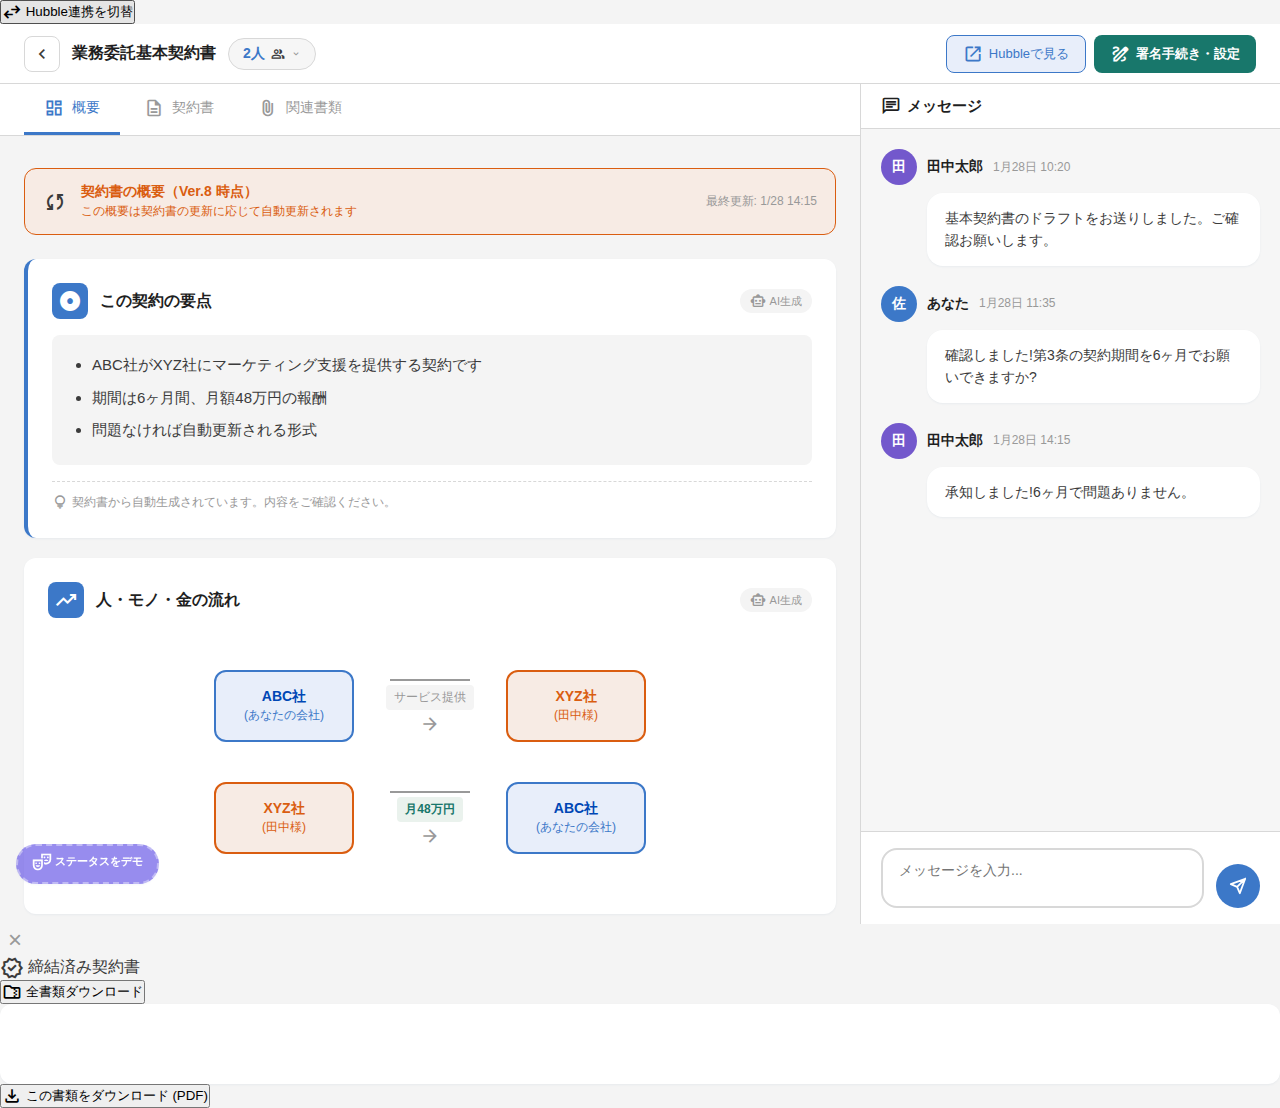
<file: negotiation.html>
<!DOCTYPE html>
<html lang="ja">
<head>
    <meta charset="UTF-8">
    <meta name="viewport" content="width=device-width, initial-scale=1.0">
    <title>業務委託基本契約書 - HubbleNego</title>
    <link rel="icon" href="favicon-32.ico" type="image/x-icon">
    <link rel="stylesheet" href="https://fonts.googleapis.com/css2?family=Material+Symbols+Outlined:opsz,wght,FILL,GRAD@20..48,100..700,0..1,-50..200" />
    <link rel="stylesheet" href="hubble-design-tokens.css">
    <link rel="stylesheet" href="styles.css">
</head>
<body class="page-negotiation">
    <!-- 紙吹雪コンテナ -->
    <div class="confetti-container" id="confettiContainer"></div>

    <!-- グローバルステータスバナー（相手方署名待ち） -->
    <div class="global-status-banner signing-waiting hidden" id="globalSigningWaitBanner">
        <div class="global-status-content">
            <div class="global-status-pulse"></div>
            <div class="global-status-icon"><span class="material-symbols-outlined">draw</span></div>
            <div class="global-status-text">
                <div class="global-status-title">相手方の署名を待っています</div>
                <div class="global-status-desc">株式会社XYZ（田中太郎様）が署名すると契約が締結されます</div>
            </div>
        </div>
        <div class="global-status-action">
            <span class="global-status-time">あなたが署名してから: 2時間前</span>
        </div>
    </div>

    <!-- 締結完了バナー（非表示） -->
    <div class="global-status-banner concluded hidden" id="globalConcludedBanner">
        <div class="global-status-content">
            <div class="global-status-icon"><span class="material-symbols-outlined">verified</span></div>
            <div class="global-status-text">
                <div class="global-status-title">契約が締結されました</div>
                <div class="global-status-desc">両者の電子署名が完了しました</div>
            </div>
        </div>
        <div class="global-status-action">
            <button class="global-status-download-btn" onclick="openConcludedViewer()"><span class="material-symbols-outlined icon-sm">description</span> 締結済み契約書を確認</button>
            <button class="global-status-cert-btn" onclick="showSigningCertificate()"><span class="material-symbols-outlined icon-sm">verified_user</span> 署名証明書</button>
        </div>
    </div>

    <!-- 署名手続き設定済みバナー（交渉者ビュー、非表示） -->
    <div class="global-status-banner signing-setup-done hidden" id="globalSigningSetupBanner">
        <div class="global-status-content">
            <div class="global-status-pulse"></div>
            <div class="global-status-icon"><span class="material-symbols-outlined">mark_email_read</span></div>
            <div class="global-status-text">
                <div class="global-status-title">署名依頼を送信しました</div>
                <div class="global-status-desc">各署名者にメールで署名ページのリンクが送られました。署名状況はこの画面で確認できます。</div>
            </div>
        </div>
        <div class="global-status-action">
            <button class="global-status-cert-btn" onclick="openSignPage()" style="cursor: pointer;"><span class="material-symbols-outlined icon-sm">open_in_new</span> 署名者画面をプレビュー</button>
        </div>
    </div>

    <!-- 署名者ビュー：署名可能バナー（非表示） -->
    <div class="global-status-banner signer-ready hidden" id="globalSignerReadyBanner">
        <div class="global-status-content">
            <div class="global-status-icon"><span class="material-symbols-outlined">draw</span></div>
            <div class="global-status-text">
                <div class="global-status-title">契約書の署名をお願いします</div>
                <div class="global-status-desc">署名ページを開いて、内容を確認のうえ署名してください　<a href="#" id="openSignPageLink" onclick="openSignPage(); return false;" class="sign-page-link"><span class="material-symbols-outlined icon-xs">open_in_new</span> 署名ページを開く</a></div>
            </div>
        </div>
    </div>

    <!-- デモ用トグルボタン -->
    <button class="demo-hubble-toggle" id="demoHubbleToggle" onclick="toggleDemoHubbleLink()">
        <span class="material-symbols-outlined icon-sm">swap_horiz</span> Hubble連携を切替
    </button>
    <button class="demo-status-toggle" id="demoStatusToggle" onclick="toggleDemoStatus()">
        <span class="material-symbols-outlined icon-sm">theater_comedy</span> ステータスをデモ
    </button>

    <!-- ヘッダー -->
    <div class="header">
        <div class="header-left">
            <!-- 一覧に戻るボタン -->
            <a href="index.html" class="back-to-list-btn">
                <span class="material-symbols-outlined">chevron_left</span>
            </a>
            <div class="contract-title">業務委託基本契約書</div>
            <!-- メンバー表示 -->
            <div class="header-members" id="headerMembers">
                <button class="header-members-toggle" onclick="toggleHeaderMembersPanel(event)">
                    <span class="header-members-count">2人</span>
                    <span class="header-members-icon material-symbols-outlined icon-sm">group</span>
                    <span class="header-members-arrow material-symbols-outlined icon-xs">expand_more</span>
                </button>
                <!-- メンバーパネル（ドロップダウン） -->
                <div class="header-members-panel" id="headerMembersPanel">
                    <div class="header-members-list">
                        <div class="header-member-item">
                            <div class="header-member-avatar avatar-them">田</div>
                            <div class="header-member-info">
                                <div class="header-member-name">田中太郎</div>
                                <div class="header-member-company">株式会社XYZ</div>
                            </div>
                            <div class="header-member-permission editor">
                                <span class="permission-icon material-symbols-outlined icon-xs">edit</span>
                                <span class="permission-label">編集者</span>
                            </div>
                        </div>
                        <div class="header-member-item me">
                            <div class="header-member-avatar avatar-me">佐</div>
                            <div class="header-member-info">
                                <div class="header-member-name">佐藤一郎 <span class="header-member-you">あなた</span></div>
                                <div class="header-member-company">株式会社ABC</div>
                            </div>
                            <div class="header-member-permission editor">
                                <span class="permission-icon material-symbols-outlined icon-xs">edit</span>
                                <span class="permission-label">編集者</span>
                            </div>
                        </div>
                    </div>
                    <div class="header-members-add">
                        <button class="header-members-add-btn" onclick="openAddMemberModal()">
                            <span class="material-symbols-outlined icon-sm">person_add</span> メンバーを追加
                        </button>
                    </div>
                </div>
            </div>
        </div>
        <div class="header-actions">
            <a href="hubble-ui.html" class="header-btn hubble-link" id="hubbleLinkBtn">
                <span class="material-symbols-outlined icon-sm">open_in_new</span> Hubbleで見る
            </a>
            <button class="header-btn hubble-link" id="hubbleConnectBtn" onclick="openLinkHubbleModal()" style="display:none;">
                <span class="material-symbols-outlined icon-sm">add_link</span> Hubble連携
            </button>
            <button class="header-btn primary sign-btn" id="signBtn" onclick="handleSignButtonClick()">
                <span class="material-symbols-outlined icon-sm">draw</span> 署名手続き・設定
            </button>
        </div>
    </div>

    <!-- メインコンテナ(2カラム) -->
    <div class="main-wrapper">
        <!-- 左カラム -->
        <div class="left-column">
            <!-- メインタブ -->
            <div class="main-tabs">
                <button class="main-tab active" onclick="switchMainTab('overview')">
                    <span class="material-symbols-outlined icon-sm">dashboard</span>
                    <span>概要</span>
                </button>
                <button class="main-tab" onclick="switchMainTab('contract')">
                    <span class="material-symbols-outlined icon-sm">description</span>
                    <span>契約書</span>
                </button>
                <button class="main-tab" onclick="switchMainTab('management')">
                    <span class="material-symbols-outlined icon-sm">attach_file</span>
                    <span>関連書類</span>
                </button>
            </div>

            <!-- 概要タブ -->
            <div class="tab-content active" id="overview">
                <div class="overview-container">
                    <!-- ステータスバナー -->
                    <div class="overview-status-banner negotiating" id="overviewStatusBanner">
                        <div class="status-banner-icon"><span class="material-symbols-outlined">sync</span></div>
                        <div class="status-banner-content">
                            <div class="status-banner-title">契約書の概要（Ver.8 時点）</div>
                            <div class="status-banner-desc">この概要は契約書の更新に応じて自動更新されます</div>
                        </div>
                        <div class="status-banner-meta">最終更新: 1/28 14:15</div>
                    </div>

                    <!-- この契約の要点カード -->
                    <div class="summary-card key-points-card ai-generated-card">
                        <div class="card-header">
                            <div class="card-icon"><span class="material-symbols-outlined icon-filled">adjust</span></div>
                            <div class="card-title">この契約の要点</div>
                            <div class="ai-badge"><span class="material-symbols-outlined icon-xs">smart_toy</span> AI生成</div>
                        </div>
                        <div class="key-points-content">
                            <ul class="key-points-list">
                                <li>ABC社がXYZ社にマーケティング支援を提供する契約です</li>
                                <li>期間は6ヶ月間、月額48万円の報酬</li>
                                <li>問題なければ自動更新される形式</li>
                            </ul>
                        </div>
                        <div class="ai-card-footer">
                            <span class="ai-footer-note"><span class="material-symbols-outlined icon-xs">lightbulb</span> 契約書から自動生成されています。内容をご確認ください。</span>
                        </div>
                    </div>

                    <!-- 人・モノ・金の流れ図 -->
                    <div class="summary-card ai-generated-card">
                        <div class="card-header">
                            <div class="card-icon"><span class="material-symbols-outlined icon-filled">trending_up</span></div>
                            <div class="card-title">人・モノ・金の流れ</div>
                            <div class="ai-badge"><span class="material-symbols-outlined icon-xs">smart_toy</span> AI生成</div>
                        </div>
                        <div class="flow-section">
                            <div class="flow-diagram">
                                <div class="flow-node">
                                    <div class="flow-box">ABC社<br><span class="flow-sub">(あなたの会社)</span></div>
                                </div>
                                <div class="flow-arrow-container">
                                    <div class="flow-arrow-line"></div>
                                    <div class="flow-arrow-label">サービス提供</div>
                                    <div class="flow-arrow-head"><span class="material-symbols-outlined icon-sm">arrow_forward</span></div>
                                </div>
                                <div class="flow-node">
                                    <div class="flow-box partner">XYZ社<br><span class="flow-sub">(田中様)</span></div>
                                </div>
                            </div>
                            <div class="flow-diagram">
                                <div class="flow-node">
                                    <div class="flow-box partner">XYZ社<br><span class="flow-sub">(田中様)</span></div>
                                </div>
                                <div class="flow-arrow-container">
                                    <div class="flow-arrow-line reverse"></div>
                                    <div class="flow-arrow-label money">月48万円</div>
                                    <div class="flow-arrow-head"><span class="material-symbols-outlined icon-sm">arrow_forward</span></div>
                                </div>
                                <div class="flow-node">
                                    <div class="flow-box">ABC社<br><span class="flow-sub">(あなたの会社)</span></div>
                                </div>
                            </div>
                        </div>
                    </div>

                    <!-- タイムラインカード -->
                    <div class="summary-card ai-generated-card">
                        <div class="card-header">
                            <div class="card-icon"><span class="material-symbols-outlined">calendar_month</span></div>
                            <div class="card-title">これからのタイムライン</div>
                            <div class="ai-badge"><span class="material-symbols-outlined icon-xs">smart_toy</span> AI生成</div>
                        </div>
                        <div class="timeline">
                            <!-- 契約開始 -->
                            <div class="timeline-item success">
                                <div class="timeline-dot"></div>
                                <div class="timeline-content">
                                    <div class="timeline-date">2026年2月1日</div>
                                    <div class="timeline-title"><span class="material-symbols-outlined icon-sm">rocket_launch</span> 契約開始</div>
                                </div>
                                <div class="timeline-badge completed">完了</div>
                            </div>
                            <!-- 2月請求 -->
                            <div class="timeline-item payment upcoming">
                                <div class="timeline-dot"></div>
                                <div class="timeline-content">
                                    <div class="timeline-date">2026年2月28日</div>
                                    <div class="timeline-title"><span class="material-symbols-outlined icon-sm">payments</span> 請求書発行（2月分）</div>
                                    <div class="timeline-amount">¥480,000（税別）</div>
                                </div>
                                <div class="timeline-badge upcoming">今月</div>
                            </div>
                            <!-- 2月分支払い -->
                            <div class="timeline-item payment">
                                <div class="timeline-dot"></div>
                                <div class="timeline-content">
                                    <div class="timeline-date">2026年3月31日</div>
                                    <div class="timeline-title"><span class="material-symbols-outlined icon-sm">credit_card</span> 支払期日（2月分）</div>
                                </div>
                            </div>
                            <!-- 3月請求 -->
                            <div class="timeline-item payment recurring">
                                <div class="timeline-dot"></div>
                                <div class="timeline-content">
                                    <div class="timeline-date">2026年3月31日</div>
                                    <div class="timeline-title"><span class="material-symbols-outlined icon-sm">payments</span> 請求書発行（3月分）</div>
                                    <div class="timeline-amount">¥480,000（税別）</div>
                                </div>
                                <div class="timeline-badge recurring">毎月</div>
                            </div>
                            <!-- 更新判断期限 -->
                            <div class="timeline-item warning">
                                <div class="timeline-dot"></div>
                                <div class="timeline-content">
                                    <div class="timeline-date">2026年5月31日</div>
                                    <div class="timeline-title"><span class="material-symbols-outlined icon-sm">warning</span> 契約更新判断期限</div>
                                    <div class="timeline-alert">この日までに連絡しないと自動更新</div>
                                </div>
                                <div class="timeline-badge warning">重要</div>
                            </div>
                            <!-- 契約満了 -->
                            <div class="timeline-item">
                                <div class="timeline-dot"></div>
                                <div class="timeline-content">
                                    <div class="timeline-date">2026年7月31日</div>
                                    <div class="timeline-title"><span class="material-symbols-outlined icon-sm">flag</span> 契約満了</div>
                                </div>
                            </div>
                        </div>
                        <div class="timeline-note">
                            <span><span class="material-symbols-outlined icon-xs">lightbulb</span> 請求・支払いは契約条件に基づいて自動計算されています</span>
                        </div>
                    </div>
                </div>
            </div>

            <!-- 契約書タブ -->
            <div class="tab-content" id="contract">
                <div class="contract-container">
                    <!-- 契約書サブタブ -->
                    <div class="contract-subtabs">
                        <button class="contract-subtab active" onclick="switchContractSubtab('basic')">
                            <span class="material-symbols-outlined icon-sm">description</span> 基本契約書
                        </button>
                        <button class="contract-subtab" onclick="switchContractSubtab('individual-a')">
                            <span class="material-symbols-outlined icon-sm">article</span> 個別契約(案件A)
                        </button>
                        <button class="add-contract-subtab" onclick="addNewContract()">
                            + 新規追加
                        </button>
                    </div>

                    <!-- アクションバー -->
                    <div class="contract-status-bar">
                        <div class="status-right">
                            <button class="status-action-btn" onclick="openUploadModal()"><span class="material-symbols-outlined icon-sm">upload</span> 新バージョンをアップロード</button>
                            <button class="status-action-btn" onclick="downloadWord()"><span class="material-symbols-outlined icon-sm">download</span> ダウンロード</button>
                        </div>
                    </div>

                    <!-- 契約書コンテンツ -->
                    <div class="contract-content-area">
                        <!-- 左側: バージョンツリー -->
                        <div class="version-tree-panel">
                            <div class="version-tree-header">
                                <span class="version-tree-title"><span class="material-symbols-outlined icon-sm">history</span> バージョン履歴</span>
                                <label class="version-compare-toggle">
                                    <input type="checkbox" id="compareMode" onchange="toggleCompareMode()">
                                    <span>比較</span>
                                </label>
                            </div>
                            <div class="version-tree-list">
                                <!-- Ver 8 (現在・共有中) -->
                                <div class="version-item current" data-version="8">
                                    <div class="version-node">
                                        <div class="version-line"></div>
                                        <div class="version-dot"></div>
                                    </div>
                                    <div class="version-info">
                                        <div class="version-header">
                                            <span class="version-number">Ver. 8</span>
                                            <span class="version-badge current">最新</span>
                                        </div>
                                        <div class="version-meta">
                                            <span class="version-party-label internal">自社</span>
                                            <span class="version-editor">田中太郎</span>
                                            <span class="version-date">01/28 14:15</span>
                                        </div>
                                        <div class="version-changes">契約期間を6ヶ月に変更</div>
                                    </div>
                                    <div class="version-actions">
                                        <input type="checkbox" class="compare-checkbox" data-version="8">
                                    </div>
                                </div>
                                <!-- Ver 7 (相手から) -->
                                <div class="version-item" data-version="7">
                                    <div class="version-node">
                                        <div class="version-line"></div>
                                        <div class="version-dot external"></div>
                                    </div>
                                    <div class="version-info">
                                        <div class="version-header">
                                            <span class="version-number">Ver. 7</span>
                                        </div>
                                        <div class="version-meta">
                                            <span class="version-party-label external">先方</span>
                                            <span class="version-editor">佐藤一郎</span>
                                            <span class="version-date">01/28 11:35</span>
                                        </div>
                                        <div class="version-changes">報酬を48万円に修正</div>
                                    </div>
                                    <div class="version-actions">
                                        <input type="checkbox" class="compare-checkbox" data-version="7">
                                    </div>
                                </div>
                                <!-- Ver 6 (共有済み) -->
                                <div class="version-item" data-version="6">
                                    <div class="version-node">
                                        <div class="version-line"></div>
                                        <div class="version-dot"></div>
                                    </div>
                                    <div class="version-info">
                                        <div class="version-header">
                                            <span class="version-number">Ver. 6</span>
                                        </div>
                                        <div class="version-meta">
                                            <span class="version-party-label internal">自社</span>
                                            <span class="version-editor">田中太郎</span>
                                            <span class="version-date">01/28 10:20</span>
                                        </div>
                                        <div class="version-changes">初回ドラフト送付</div>
                                    </div>
                                    <div class="version-actions">
                                        <input type="checkbox" class="compare-checkbox" data-version="6">
                                    </div>
                                </div>
                                <!-- Ver 5 (相手から) -->
                                <div class="version-item" data-version="5">
                                    <div class="version-node">
                                        <div class="version-line"></div>
                                        <div class="version-dot external"></div>
                                    </div>
                                    <div class="version-info">
                                        <div class="version-header">
                                            <span class="version-number">Ver. 5</span>
                                        </div>
                                        <div class="version-meta">
                                            <span class="version-party-label external">先方</span>
                                            <span class="version-editor">佐藤一郎</span>
                                            <span class="version-date">01/27 16:40</span>
                                        </div>
                                        <div class="version-changes">秘密保持条項を追加</div>
                                    </div>
                                    <div class="version-actions">
                                        <input type="checkbox" class="compare-checkbox" data-version="5">
                                    </div>
                                </div>
                                <!-- Ver 4 (共有済み) -->
                                <div class="version-item" data-version="4">
                                    <div class="version-node">
                                        <div class="version-line"></div>
                                        <div class="version-dot"></div>
                                    </div>
                                    <div class="version-info">
                                        <div class="version-header">
                                            <span class="version-number">Ver. 4</span>
                                        </div>
                                        <div class="version-meta">
                                            <span class="version-party-label internal">自社</span>
                                            <span class="version-editor">田中太郎</span>
                                            <span class="version-date">01/27 14:20</span>
                                        </div>
                                        <div class="version-changes">業務内容を詳細化</div>
                                    </div>
                                    <div class="version-actions">
                                        <input type="checkbox" class="compare-checkbox" data-version="4">
                                    </div>
                                </div>
                                <!-- Ver 3 (相手から) -->
                                <div class="version-item" data-version="3">
                                    <div class="version-node">
                                        <div class="version-line"></div>
                                        <div class="version-dot external"></div>
                                    </div>
                                    <div class="version-info">
                                        <div class="version-header">
                                            <span class="version-number">Ver. 3</span>
                                        </div>
                                        <div class="version-meta">
                                            <span class="version-party-label external">先方</span>
                                            <span class="version-editor">佐藤一郎</span>
                                            <span class="version-date">01/26 11:00</span>
                                        </div>
                                        <div class="version-changes">報酬条項を修正</div>
                                    </div>
                                    <div class="version-actions">
                                        <input type="checkbox" class="compare-checkbox" data-version="3">
                                    </div>
                                </div>
                                <!-- Ver 2 (共有済み) -->
                                <div class="version-item" data-version="2">
                                    <div class="version-node">
                                        <div class="version-line"></div>
                                        <div class="version-dot"></div>
                                    </div>
                                    <div class="version-info">
                                        <div class="version-header">
                                            <span class="version-number">Ver. 2</span>
                                        </div>
                                        <div class="version-meta">
                                            <span class="version-party-label internal">自社</span>
                                            <span class="version-editor">田中太郎</span>
                                            <span class="version-date">01/25 15:30</span>
                                        </div>
                                        <div class="version-changes">契約期間を1年に設定</div>
                                    </div>
                                    <div class="version-actions">
                                        <input type="checkbox" class="compare-checkbox" data-version="2">
                                    </div>
                                </div>
                                <!-- Ver 1 (初版・Hubbleから取り込み) -->
                                <div class="version-item" data-version="1">
                                    <div class="version-node first">
                                        <div class="version-line"></div>
                                        <div class="version-dot"></div>
                                    </div>
                                    <div class="version-info">
                                        <div class="version-header">
                                            <span class="version-number">Ver. 1</span>
                                            <span class="version-badge initial">初版</span>
                                        </div>
                                        <div class="version-meta">
                                            <span class="version-party-label internal">自社</span>
                                            <span class="version-editor">佐藤一郎</span>
                                            <span class="version-date">01/24 10:00</span>
                                        </div>
                                        <div class="version-changes">契約書作成</div>
                                    </div>
                                    <div class="version-actions">
                                        <input type="checkbox" class="compare-checkbox" data-version="1">
                                    </div>
                                </div>
                            </div>
                            <div class="version-tree-footer">
                                <button class="compare-btn" id="compareBtn" disabled>
                                    <span class="material-symbols-outlined icon-sm">compare</span> バージョン比較
                                </button>
                            </div>
                        </div>

                        <!-- 右側: 契約書本文 -->
                        <div class="contract-content-inner">
                            <!-- AI解説カード -->
                            <div class="ai-explain-card">
                                <div class="explain-header">
                                    <span class="explain-icon material-symbols-outlined icon-sm">lightbulb</span>
                                    <span class="explain-title">第3条をわかりやすく</span>
                                </div>
                                <div class="explain-text">
                                    <strong>つまり:</strong> 半年間の契約です。やめたい時は2ヶ月前(5/31まで)に言えばOK。何もしなければ自動的にもう半年延長されます。
                                </div>
                                <div class="explain-alert">
                                    <span class="material-symbols-outlined icon-sm">warning</span> <strong>注意:</strong> 5/31までに連絡しないと自動更新されます
                                </div>
                            </div>

                            <!-- 契約書本文 -->
                            <div class="document">
                                <div class="doc-main-title">業務委託基本契約書</div>

                                <div class="doc-preamble">
                                    株式会社ABC（以下「甲」という）と株式会社XYZ（以下「乙」という）は、甲が乙に委託する業務に関し、以下のとおり業務委託基本契約（以下「本契約」という）を締結する。
                                </div>

                                <div class="doc-article">
                                    <div class="article-title">第1条（目的）</div>
                                    <div class="article-content">
                                        本契約は、甲が乙に対してデジタルマーケティング支援業務（以下「本業務」という）を委託し、乙がこれを受託するにあたり、甲乙間の権利義務関係を定めることを目的とする。
                                    </div>
                                </div>

                                <div class="doc-article">
                                    <div class="article-title">第2条（業務内容）</div>
                                    <div class="article-content">
                                        1. 乙が甲に提供する本業務の具体的内容は、以下のとおりとする。<br>
                                        <div class="article-list">
                                            (1) Webサイトの運用・改善提案<br>
                                            (2) SNSマーケティング戦略の立案・実行<br>
                                            (3) 広告運用（リスティング広告、SNS広告等）<br>
                                            (4) 月次レポートの作成・報告<br>
                                            (5) その他、上記に付随する業務
                                        </div>
                                        2. 業務の詳細については、別途個別契約にて定めるものとする。
                                    </div>
                                </div>

                                <div class="doc-article">
                                    <div class="article-title">第3条（契約期間）</div>
                                    <div class="article-content">
                                        1. 本契約の有効期間は、2026年2月1日から<span class="highlight-change">6ヶ月間</span>とする。<br>
                                        2. 本契約は、期間満了の<span class="highlight-change">2ヶ月前</span>までに当事者いずれからも書面による別段の意思表示がない場合には、同一条件にて6ヶ月間自動的に更新されるものとし、以後も同様とする。
                                    </div>
                                </div>

                                <div class="doc-article">
                                    <div class="article-title">第4条（報酬）</div>
                                    <div class="article-content">
                                        1. 甲は乙に対し、本業務の対価として、月額<span class="highlight-change commented" data-comment-id="1">金48万円</span><span class="comment-indicator" onclick="showCommentThread(1)"><span class="material-symbols-outlined icon-xs">chat</span> 2</span>（消費税別）を支払うものとする。<br>
                                        2. 報酬の支払いは、<span class="commented" data-comment-id="2">毎月末日締め、翌月末日払い</span><span class="comment-indicator" onclick="showCommentThread(2)"><span class="material-symbols-outlined icon-xs">chat</span> 1</span>とする。<br>
                                        3. 振込手数料は甲の負担とする。
                                    </div>
                                </div>

                                <div class="doc-article">
                                    <div class="article-title">第5条（経費）</div>
                                    <div class="article-content">
                                        本業務の遂行に必要な経費のうち、広告出稿費用その他甲が事前に承認した費用については、甲が実費を負担するものとする。
                                    </div>
                                </div>

                                <div class="doc-article">
                                    <div class="article-title">第6条（秘密保持）</div>
                                    <div class="article-content">
                                        1. 甲及び乙は、本契約に関連して知り得た相手方の技術上、営業上その他の秘密情報を、相手方の事前の書面による承諾なく第三者に開示・漏洩してはならない。<br>
                                        2. 前項の義務は、<span class="commented" data-comment-id="3">本契約終了後3年間</span><span class="comment-indicator" onclick="showCommentThread(3)"><span class="material-symbols-outlined icon-xs">chat</span> 1</span>存続するものとする。<br>
                                        3. 次の各号に該当する情報は、秘密情報から除外する。<br>
                                        <div class="article-list">
                                            (1) 開示時点で既に公知であった情報<br>
                                            (2) 開示後、受領者の責によらず公知となった情報<br>
                                            (3) 開示時点で受領者が既に保有していた情報<br>
                                            (4) 正当な権限を有する第三者から秘密保持義務を負うことなく入手した情報
                                        </div>
                                    </div>
                                </div>

                                <div class="doc-article">
                                    <div class="article-title">第7条（知的財産権）</div>
                                    <div class="article-content">
                                        1. 本業務の遂行により生じた成果物に関する著作権その他の知的財産権は、報酬の支払い完了をもって甲に帰属するものとする。<br>
                                        2. 乙は、成果物について著作者人格権を行使しないものとする。
                                    </div>
                                </div>

                                <div class="doc-article">
                                    <div class="article-title">第8条（再委託）</div>
                                    <div class="article-content">
                                        乙は、甲の事前の書面による承諾を得ることなく、本業務の全部又は一部を第三者に再委託してはならない。
                                    </div>
                                </div>

                                <div class="doc-article">
                                    <div class="article-title">第9条（契約解除）</div>
                                    <div class="article-content">
                                        1. 甲又は乙は、相手方が次の各号のいずれかに該当した場合、何らの催告なく直ちに本契約を解除することができる。<br>
                                        <div class="article-list">
                                            (1) 本契約に違反し、相当期間を定めて催告しても是正されないとき<br>
                                            (2) 支払停止又は支払不能となったとき<br>
                                            (3) 破産手続開始、民事再生手続開始、会社更生手続開始の申立てがあったとき<br>
                                            (4) 差押え、仮差押え、仮処分又は競売の申立てがあったとき<br>
                                            (5) 解散又は営業停止となったとき
                                        </div>
                                        2. 前項により本契約が解除された場合、解除された当事者は、相手方に対し、損害賠償責任を負うものとする。
                                    </div>
                                </div>

                                <div class="doc-article">
                                    <div class="article-title">第10条（損害賠償）</div>
                                    <div class="article-content">
                                        甲又は乙は、本契約に違反して相手方に損害を与えた場合、その損害を賠償する責任を負う。ただし、損害賠償の累計額は、本契約に基づき甲が乙に支払った報酬の総額を上限とする。
                                    </div>
                                </div>

                                <div class="doc-article">
                                    <div class="article-title">第11条（反社会的勢力の排除）</div>
                                    <div class="article-content">
                                        1. 甲及び乙は、自己又は自己の役員が、暴力団、暴力団員、暴力団関係企業、総会屋その他の反社会的勢力（以下「反社会的勢力」という）に該当しないことを表明し、保証する。<br>
                                        2. 甲又は乙は、相手方が前項に違反した場合、何らの催告なく直ちに本契約を解除することができる。
                                    </div>
                                </div>

                                <div class="doc-article">
                                    <div class="article-title">第12条（権利義務の譲渡禁止）</div>
                                    <div class="article-content">
                                        甲及び乙は、相手方の事前の書面による承諾なく、本契約上の地位又は本契約に基づく権利義務の全部若しくは一部を第三者に譲渡し、又は担保に供してはならない。
                                    </div>
                                </div>

                                <div class="doc-article">
                                    <div class="article-title">第13条（協議事項）</div>
                                    <div class="article-content">
                                        本契約に定めのない事項又は本契約の解釈に疑義が生じた事項については、甲乙誠意をもって協議し、解決するものとする。
                                    </div>
                                </div>

                                <div class="doc-article">
                                    <div class="article-title">第14条（管轄裁判所）</div>
                                    <div class="article-content">
                                        本契約に関する一切の紛争については、東京地方裁判所を第一審の専属的合意管轄裁判所とする。
                                    </div>
                                </div>

                                <!-- 署名欄 -->
                                <div class="contract-signature-section">
                                    <div class="contract-signature-closing">
                                        本契約締結の証として、本書2通を作成し、甲乙記名押印のうえ、各1通を保有する。
                                    </div>
                                    <div class="contract-signature-date">
                                        2026年　　月　　日
                                    </div>

                                    <div class="contract-signature-block">
                                        <div class="contract-signature-party">
                                            <div class="contract-party-heading">甲</div>
                                            <div class="contract-party-row">
                                                <span class="contract-party-label">住　所</span>
                                                <span class="contract-party-value">東京都渋谷区○○1-2-3</span>
                                            </div>
                                            <div class="contract-party-row">
                                                <span class="contract-party-label">会社名</span>
                                                <span class="contract-party-value">株式会社ABC</span>
                                            </div>
                                            <div class="contract-party-row signer-row">
                                                <span class="contract-party-label">代表者</span>
                                                <span class="contract-party-value">代表取締役　佐藤 一郎</span>
                                            </div>
                                        </div>

                                        <div class="contract-signature-party">
                                            <div class="contract-party-heading">乙</div>
                                            <div class="contract-party-row">
                                                <span class="contract-party-label">住　所</span>
                                                <span class="contract-party-value">東京都港区△△4-5-6</span>
                                            </div>
                                            <div class="contract-party-row">
                                                <span class="contract-party-label">会社名</span>
                                                <span class="contract-party-value">株式会社XYZ</span>
                                            </div>
                                            <div class="contract-party-row signer-row">
                                                <span class="contract-party-label">代表者</span>
                                                <span class="contract-party-value">代表取締役　田中 太郎</span>
                                            </div>
                                        </div>
                                    </div>
                                </div>
                            </div>
                        </div>
                    </div>
                </div>
            </div>

            <!-- 関連書類タブ -->
            <div class="tab-content" id="management">
                <div class="management-container">
                    <div class="action-card">
                        <div class="action-header">
                            <div class="action-title"><span class="material-symbols-outlined icon-sm">attach_file</span> 関連書類</div>
                            <button class="add-document-btn">+ 追加</button>
                        </div>
                        <div class="document-list">
                            <div class="document-item">
                                <div class="document-icon"><span class="material-symbols-outlined">description</span></div>
                                <div class="document-info">
                                    <div class="document-name">見積書</div>
                                    <div class="document-date">2026/01/15</div>
                                </div>
                            </div>
                            <div class="document-item">
                                <div class="document-icon"><span class="material-symbols-outlined">article</span></div>
                                <div class="document-info">
                                    <div class="document-name">発注書</div>
                                    <div class="document-date">2026/01/20</div>
                                </div>
                            </div>
                            <div class="document-item">
                                <div class="document-icon"><span class="material-symbols-outlined">payments</span></div>
                                <div class="document-info">
                                    <div class="document-name">請求書(1月分)</div>
                                    <div class="document-date">2026/01/31</div>
                                </div>
                            </div>
                        </div>
                    </div>
                </div>
            </div>
        </div>

        <!-- 右カラム: 交渉チャット -->
        <div class="right-column">
            <!-- コメントスレッドパネル -->
            <div class="comment-thread-panel" id="commentThreadPanel">
                <div class="thread-header">
                    <div class="thread-title"><span class="material-symbols-outlined icon-sm">location_on</span> コメントスレッド</div>
                    <button class="thread-close" onclick="closeCommentThread()">&times;</button>
                </div>
                <div class="thread-reference" id="threadReference"></div>
                <div class="thread-comments" id="threadComments"></div>
                <div class="thread-input">
                    <textarea class="thread-textarea" id="threadTextarea" placeholder="返信を入力..."></textarea>
                    <button class="thread-send-btn" onclick="sendThreadReply()">送信</button>
                </div>
            </div>

            <div class="chat-header">
                <div class="chat-title"><span class="material-symbols-outlined icon-sm">chat</span> メッセージ</div>
            </div>

            <div class="messages-area" id="messages">
                <div class="message">
                    <div class="message-header">
                        <div class="message-avatar avatar-them">田</div>
                        <span class="message-sender">田中太郎</span>
                        <span class="message-time">1月28日 10:20</span>
                    </div>
                    <div class="message-bubble">
                        基本契約書のドラフトをお送りしました。ご確認お願いします。
                    </div>
                </div>

                <div class="message">
                    <div class="message-header">
                        <div class="message-avatar avatar-me">佐</div>
                        <span class="message-sender">あなた</span>
                        <span class="message-time">1月28日 11:35</span>
                    </div>
                    <div class="message-bubble">
                        確認しました!第3条の契約期間を6ヶ月でお願いできますか?
                    </div>
                </div>

                <div class="message">
                    <div class="message-header">
                        <div class="message-avatar avatar-them">田</div>
                        <span class="message-sender">田中太郎</span>
                        <span class="message-time">1月28日 14:15</span>
                    </div>
                    <div class="message-bubble">
                        承知しました!6ヶ月で問題ありません。
                    </div>
                </div>
            </div>

            <div class="input-area">
                <div class="input-container">
                    <textarea class="input-field" id="messageInput" placeholder="メッセージを入力..." rows="2"></textarea>
                    <button class="send-btn" onclick="sendMessage()">
                        <svg width="18" height="18" viewBox="0 0 20 20" fill="none">
                            <path d="M18 2L9 11M18 2L12 18L9 11M18 2L2 8L9 11" stroke="currentColor" stroke-width="2" stroke-linecap="round" stroke-linejoin="round"/>
                        </svg>
                    </button>
                </div>
            </div>
        </div>
    </div>

    <!-- テキスト選択ポップアップメニュー -->
    <div class="selection-popup" id="selectionPopup">
        <button class="popup-btn" onclick="aiExplain()">
            <span class="popup-icon material-symbols-outlined">smart_toy</span>
            <span>AIで解説</span>
        </button>
        <button class="popup-btn" onclick="openCommentInput()">
            <span class="popup-icon material-symbols-outlined">chat</span>
            <span>コメント</span>
        </button>
    </div>

    <!-- コメント入力モーダル -->
    <div class="modal-overlay" id="commentModal" onclick="closeCommentModal(event)">
        <div class="modal-content comment-modal" onclick="event.stopPropagation()">
            <div class="modal-header">
                <div class="modal-title"><span class="material-symbols-outlined">chat</span> コメントを追加</div>
                <button class="modal-close" onclick="closeCommentModal()">&times;</button>
            </div>
            <div class="modal-body">
                <div class="comment-selected-text" id="commentSelectedText"></div>
                <textarea class="comment-textarea" id="commentTextarea" placeholder="コメントを入力..."></textarea>
            </div>
            <div class="modal-footer">
                <button class="modal-btn cancel" onclick="closeCommentModal()">キャンセル</button>
                <button class="modal-btn primary" onclick="submitComment()">コメントを送信</button>
            </div>
        </div>
    </div>

    <!-- AI解説モーダル -->
    <div class="modal-overlay" id="aiExplainModal" onclick="closeAiExplainModal(event)">
        <div class="modal-content ai-explain-modal" onclick="event.stopPropagation()">
            <div class="modal-header">
                <div class="modal-title"><span class="material-symbols-outlined">smart_toy</span> AI解説</div>
                <button class="modal-close" onclick="closeAiExplainModal()">&times;</button>
            </div>
            <div class="modal-body">
                <div class="ai-selected-text" id="aiSelectedText"></div>
                <div class="ai-explanation" id="aiExplanation">
                    <div class="ai-loading" id="aiLoading">
                        <div class="loading-spinner"></div>
                        <span>解説を生成中...</span>
                    </div>
                    <div class="ai-result" id="aiResult"></div>
                </div>
            </div>
            <div class="modal-footer">
                <button class="modal-btn cancel" onclick="closeAiExplainModal()">閉じる</button>
            </div>
        </div>
    </div>

    <!-- Wordアップロードモーダル -->
    <div class="modal-overlay" id="uploadModal" onclick="closeUploadModal(event)">
        <div class="modal-content" onclick="event.stopPropagation()">
            <div class="modal-header">
                <div class="modal-title"><span class="material-symbols-outlined icon-sm">upload</span> 新しいバージョンをアップロード</div>
                <button class="modal-close" onclick="closeUploadModal()">&times;</button>
            </div>
            <div class="modal-body">
                <div class="upload-area" id="uploadArea"
                     ondragover="handleDragOver(event)"
                     ondragleave="handleDragLeave(event)"
                     ondrop="handleDrop(event)">
                    <div class="upload-icon"><span class="material-symbols-outlined icon-lg">upload_file</span></div>
                    <div class="upload-text">Wordファイルをドラッグ&ドロップ</div>
                    <div class="upload-subtext">または</div>
                    <label class="upload-btn">
                        ファイルを選択
                        <input type="file" accept=".docx,.doc" onchange="handleFileSelect(event)" hidden>
                    </label>
                    <div class="upload-hint">.docx / .doc 形式 ｜ 現在: Ver.8 → アップロードで Ver.9 に</div>
                </div>
            </div>
        </div>
    </div>

    <!-- 差分確認モーダル -->
    <div class="modal-overlay" id="diffModal" onclick="closeDiffModal(event)">
        <div class="modal-content diff-modal" onclick="event.stopPropagation()">
            <div class="modal-header">
                <div class="modal-title"><span class="material-symbols-outlined">compare</span> 変更内容の確認</div>
                <button class="modal-close" onclick="closeDiffModal()">&times;</button>
            </div>
            <div class="modal-body">
                <div class="diff-list">
                    <div class="diff-item">
                        <div class="diff-location">第3条(契約期間)</div>
                        <div class="diff-content">
                            <div class="diff-old">
                                <span class="diff-label">変更前:</span>
                                <span class="diff-text">期間満了の<span class="diff-removed">1ヶ月前</span>までに...</span>
                            </div>
                            <div class="diff-new">
                                <span class="diff-label">変更後:</span>
                                <span class="diff-text">期間満了の<span class="diff-added">2ヶ月前</span>までに...</span>
                            </div>
                        </div>
                    </div>
                    <div class="diff-item">
                        <div class="diff-location">第4条(報酬)</div>
                        <div class="diff-content">
                            <div class="diff-old">
                                <span class="diff-label">変更前:</span>
                                <span class="diff-text">月額<span class="diff-removed">45万円</span>(税別)</span>
                            </div>
                            <div class="diff-new">
                                <span class="diff-label">変更後:</span>
                                <span class="diff-text">月額<span class="diff-added">48万円</span>(税別)</span>
                            </div>
                        </div>
                    </div>
                </div>
            </div>
            <div class="modal-footer">
                <button class="modal-btn cancel" onclick="closeDiffModal()">キャンセル</button>
                <button class="modal-btn primary" onclick="applyChanges()">反映する</button>
            </div>
        </div>
    </div>

    <!-- メンバー追加モーダル -->
    <div class="modal-overlay" id="addMemberModal" onclick="closeAddMemberModal(event)">
        <div class="modal-content add-member-modal" onclick="event.stopPropagation()">
            <div class="modal-header">
                <div class="modal-title"><span class="material-symbols-outlined">group_add</span> メンバーを追加</div>
                <button class="modal-close" onclick="closeAddMemberModal()">&times;</button>
            </div>
            <div class="modal-body">
                <div class="add-member-section">
                    <div class="add-member-role-note">
                        <span class="material-symbols-outlined icon-sm">edit</span>
                        <span>編集者として招待（閲覧・編集・コメントが可能）</span>
                    </div>
                </div>

                <div class="add-member-section">
                    <label class="add-member-label">メールアドレスで招待</label>
                    <div class="add-member-input-row">
                        <input type="email" class="add-member-input" id="addMemberEmailInput" placeholder="メールアドレスを入力...">
                        <button class="add-member-send-btn" onclick="sendMemberInvite()">招待</button>
                    </div>
                </div>

                <div class="add-member-divider">
                    <span>または</span>
                </div>

                <div class="add-member-section">
                    <label class="add-member-label"><span class="material-symbols-outlined icon-sm">link</span> 招待リンクをコピー</label>
                    <div class="add-member-link-row">
                        <input type="text" class="add-member-link-input" id="addMemberLinkInput" value="https://nego.app/join/abc123xyz..." readonly>
                        <button class="add-member-copy-btn" onclick="copyMemberInviteLink()"><span class="material-symbols-outlined icon-sm">content_copy</span></button>
                    </div>
                </div>
            </div>
        </div>
    </div>

    <!-- ================================================ -->

    <!-- Hubbleドキュメント連携モーダル -->
    <div class="modal-overlay" id="linkHubbleModal" onclick="closeLinkHubbleModal(event)">
        <div class="modal-content link-hubble-modal" onclick="event.stopPropagation()">
            <div class="modal-header">
                <div class="modal-title"><span class="material-symbols-outlined icon-sm">link</span> Hubbleと連携する</div>
                <button class="modal-close" onclick="closeLinkHubbleModal()">&times;</button>
            </div>
            <div class="modal-body">
                <!-- Step 1: URL入力 -->
                <div id="linkHubbleStep1">
                    <div class="link-hubble-section">
                        <p class="link-hubble-description">この交渉をHubbleのドキュメントと連携します。連携すると、交渉の最新バージョンがHubbleに自動で同期されます。</p>
                        <label class="link-hubble-label">連携するHubbleドキュメントのURL</label>
                        <div class="link-hubble-input-row">
                            <input type="url" class="link-hubble-input" id="hubbleUrlInput"
                                   placeholder="https://app.hubble.jp/docs/xxxxx" onkeydown="if(event.key==='Enter')fetchHubbleDocument()">
                            <button class="link-hubble-fetch-btn" id="hubbleFetchBtn" onclick="fetchHubbleDocument()">
                                取得
                            </button>
                        </div>
                    </div>
                </div>

                <!-- Step 2: プレビューカード（hidden） -->
                <div id="linkHubbleStep2" class="link-hubble-step2 hidden">
                    <div class="link-hubble-section">
                        <label class="link-hubble-label">連携先ドキュメント</label>
                        <div class="link-hubble-preview-card">
                            <div class="link-hubble-preview-icon">
                                <span class="material-symbols-outlined">description</span>
                            </div>
                            <div class="link-hubble-preview-info">
                                <div class="link-hubble-preview-title" id="hubblePreviewTitle"></div>
                                <div class="link-hubble-preview-meta">
                                    <span class="link-hubble-preview-version">
                                        <span class="material-symbols-outlined icon-xs">history</span>
                                        最新: <strong id="hubblePreviewVersion"></strong>
                                    </span>
                                    <span class="link-hubble-preview-date" id="hubblePreviewDate"></span>
                                </div>
                                <div class="link-hubble-preview-badges">
                                    <span class="link-hubble-status-badge" id="hubblePreviewStatus"></span>
                                </div>
                            </div>
                        </div>
                    </div>

                    <!-- 連携後の同期ルール説明 -->
                    <div class="link-hubble-sync-info">
                        <div class="link-hubble-sync-title">連携するとどうなる？</div>
                        <div class="link-hubble-sync-rules">
                            <div class="link-hubble-sync-rule">
                                <span class="material-symbols-outlined icon-sm" style="color: var(--color-success);">arrow_forward</span>
                                <div>
                                    <strong>Nego → Hubble：自動で同期</strong>
                                    <span class="link-hubble-sync-detail">この交渉でアップロードされた内容は、Hubbleに自動で反映されます。</span>
                                </div>
                            </div>
                            <div class="link-hubble-sync-rule">
                                <span class="material-symbols-outlined icon-sm" style="color: var(--color-social);">arrow_back</span>
                                <div>
                                    <strong>Hubble → Nego：共有ボタンで反映</strong>
                                    <span class="link-hubble-sync-detail">Hubbleで編集した内容は「交渉相手に共有」を押すまでNegoには反映されません。社内の編集が意図せず相手に届くことはありません。</span>
                                </div>
                            </div>
                        </div>
                    </div>
                </div>
            </div>
            <div class="modal-footer">
                <button class="modal-btn cancel" onclick="closeLinkHubbleModal()">キャンセル</button>
                <button class="modal-btn primary" id="linkHubbleConfirmBtn" onclick="confirmLinkHubble()" disabled>
                    <span class="material-symbols-outlined icon-sm">add_link</span> 連携する
                </button>
            </div>
        </div>
    </div>

    <!-- ================================================ -->
    <!-- 署名フルスクリーンモーダル（左:契約書全文 / 右:署名ステップ） -->
    <!-- ================================================ -->
    <div class="signing-fullscreen-modal" id="signingFullscreenModal">
        <!-- モーダルヘッダー -->
        <div class="signing-modal-header">
            <div class="signing-modal-header-left">
                <button class="signing-close-btn" onclick="closeSigningModal()">&times;</button>
                <div class="signing-modal-title">署名手続き・設定</div>
            </div>
            <!-- ステッパー -->
            <div class="signing-stepper">
                <div class="stepper-item active" data-step="1">
                    <div class="stepper-circle">1</div>
                    <div class="stepper-label">内容確認</div>
                </div>
                <div class="stepper-line"></div>
                <div class="stepper-item" data-step="2">
                    <div class="stepper-circle">2</div>
                    <div class="stepper-label">署名者追加</div>
                </div>
                <div class="stepper-line"></div>
                <div class="stepper-item" data-step="3">
                    <div class="stepper-circle">3</div>
                    <div class="stepper-label">署名設定</div>
                </div>
            </div>
            <div class="signing-modal-header-right"></div>
        </div>

        <!-- ドキュメントタブバー（ヘッダー直下） -->
        <div class="signing-doc-tabs" id="signingDocTabs"></div>

        <!-- モーダルボディ（2カラム） -->
        <div class="signing-modal-body">
            <!-- 左カラム: 契約書全文（マルチドキュメント対応） -->
            <div class="signing-doc-column">
                <div class="signing-doc-wrapper">
                    <div class="document signing-doc-view" id="signingDocView">
                        <!-- JS動的生成: getDocumentHtml(activeSigningDocId) -->
                        <div class="doc-main-title">業務委託基本契約書</div>

                        <div class="doc-preamble">
                            株式会社ABC（以下「甲」という）と株式会社XYZ（以下「乙」という）は、甲が乙に委託する業務に関し、以下のとおり業務委託基本契約（以下「本契約」という）を締結する。
                        </div>

                        <div class="doc-article">
                            <div class="article-title">第1条（目的）</div>
                            <div class="article-content">
                                本契約は、甲が乙に対してデジタルマーケティング支援業務（以下「本業務」という）を委託し、乙がこれを受託するにあたり、甲乙間の権利義務関係を定めることを目的とする。
                            </div>
                        </div>

                        <div class="doc-article">
                            <div class="article-title">第2条（業務内容）</div>
                            <div class="article-content">
                                1. 乙が甲に提供する本業務の具体的内容は、以下のとおりとする。<br>
                                <div class="article-list">
                                    (1) Webサイトの運用・改善提案<br>
                                    (2) SNSマーケティング戦略の立案・実行<br>
                                    (3) 広告運用（リスティング広告、SNS広告等）<br>
                                    (4) 月次レポートの作成・報告<br>
                                    (5) その他、上記に付随する業務
                                </div>
                                2. 業務の詳細については、別途個別契約にて定めるものとする。
                            </div>
                        </div>

                        <div class="doc-article">
                            <div class="article-title">第3条（契約期間）</div>
                            <div class="article-content">
                                1. 本契約の有効期間は、2026年2月1日から6ヶ月間とする。<br>
                                2. 本契約は、期間満了の2ヶ月前までに当事者いずれからも書面による別段の意思表示がない場合には、同一条件にて6ヶ月間自動的に更新されるものとし、以後も同様とする。
                            </div>
                        </div>

                        <div class="doc-article">
                            <div class="article-title">第4条（報酬）</div>
                            <div class="article-content">
                                1. 甲は乙に対し、本業務の対価として、月額金48万円（消費税別）を支払うものとする。<br>
                                2. 報酬の支払いは、毎月末日締め、翌月末日払いとする。<br>
                                3. 振込手数料は甲の負担とする。
                            </div>
                        </div>

                        <div class="doc-article">
                            <div class="article-title">第5条（経費）</div>
                            <div class="article-content">
                                本業務の遂行に必要な経費のうち、広告出稿費用その他甲が事前に承認した費用については、甲が実費を負担するものとする。
                            </div>
                        </div>

                        <div class="doc-article">
                            <div class="article-title">第6条（秘密保持）</div>
                            <div class="article-content">
                                1. 甲及び乙は、本契約に関連して知り得た相手方の技術上、営業上その他の秘密情報を、相手方の事前の書面による承諾なく第三者に開示・漏洩してはならない。<br>
                                2. 前項の義務は、本契約終了後3年間存続するものとする。<br>
                                3. 次の各号に該当する情報は、秘密情報から除外する。<br>
                                <div class="article-list">
                                    (1) 開示時点で既に公知であった情報<br>
                                    (2) 開示後、受領者の責によらず公知となった情報<br>
                                    (3) 開示時点で受領者が既に保有していた情報<br>
                                    (4) 正当な権限を有する第三者から秘密保持義務を負うことなく入手した情報
                                </div>
                            </div>
                        </div>

                        <div class="doc-article">
                            <div class="article-title">第7条（知的財産権）</div>
                            <div class="article-content">
                                1. 本業務の遂行により生じた成果物に関する著作権その他の知的財産権は、報酬の支払い完了をもって甲に帰属するものとする。<br>
                                2. 乙は、成果物について著作者人格権を行使しないものとする。
                            </div>
                        </div>

                        <div class="doc-article">
                            <div class="article-title">第8条（再委託）</div>
                            <div class="article-content">
                                乙は、甲の事前の書面による承諾を得ることなく、本業務の全部又は一部を第三者に再委託してはならない。
                            </div>
                        </div>

                        <div class="doc-article">
                            <div class="article-title">第9条（契約解除）</div>
                            <div class="article-content">
                                1. 甲又は乙は、相手方が次の各号のいずれかに該当した場合、何らの催告なく直ちに本契約を解除することができる。<br>
                                <div class="article-list">
                                    (1) 本契約に違反し、相当期間を定めて催告しても是正されないとき<br>
                                    (2) 支払停止又は支払不能となったとき<br>
                                    (3) 破産手続開始、民事再生手続開始、会社更生手続開始の申立てがあったとき<br>
                                    (4) 差押え、仮差押え、仮処分又は競売の申立てがあったとき<br>
                                    (5) 解散又は営業停止となったとき
                                </div>
                                2. 前項により本契約が解除された場合、解除された当事者は、相手方に対し、損害賠償責任を負うものとする。
                            </div>
                        </div>

                        <div class="doc-article">
                            <div class="article-title">第10条（損害賠償）</div>
                            <div class="article-content">
                                甲又は乙は、本契約に違反して相手方に損害を与えた場合、その損害を賠償する責任を負う。ただし、損害賠償の累計額は、本契約に基づき甲が乙に支払った報酬の総額を上限とする。
                            </div>
                        </div>

                        <div class="doc-article">
                            <div class="article-title">第11条（反社会的勢力の排除）</div>
                            <div class="article-content">
                                1. 甲及び乙は、自己又は自己の役員が、暴力団、暴力団員、暴力団関係企業、総会屋その他の反社会的勢力（以下「反社会的勢力」という）に該当しないことを表明し、保証する。<br>
                                2. 甲又は乙は、相手方が前項に違反した場合、何らの催告なく直ちに本契約を解除することができる。
                            </div>
                        </div>

                        <div class="doc-article">
                            <div class="article-title">第12条（権利義務の譲渡禁止）</div>
                            <div class="article-content">
                                甲及び乙は、相手方の事前の書面による承諾なく、本契約上の地位又は本契約に基づく権利義務の全部若しくは一部を第三者に譲渡し、又は担保に供してはならない。
                            </div>
                        </div>

                        <div class="doc-article">
                            <div class="article-title">第13条（協議事項）</div>
                            <div class="article-content">
                                本契約に定めのない事項又は本契約の解釈に疑義が生じた事項については、甲乙誠意をもって協議し、解決するものとする。
                            </div>
                        </div>

                        <div class="doc-article">
                            <div class="article-title">第14条（管轄裁判所）</div>
                            <div class="article-content">
                                本契約に関する一切の紛争については、東京地方裁判所を第一審の専属的合意管轄裁判所とする。
                            </div>
                        </div>

                        <!-- 署名欄 -->
                        <div class="contract-signature-section">
                            <div class="contract-signature-closing">
                                本契約締結の証として、本書2通を作成し、甲乙記名押印のうえ、各1通を保有する。
                            </div>
                            <div class="contract-signature-date">
                                2026年　　月　　日
                            </div>

                            <div class="contract-signature-block">
                                <div class="contract-signature-party">
                                    <div class="contract-party-heading">甲</div>
                                    <div class="contract-party-row">
                                        <span class="contract-party-label">住　所</span>
                                        <span class="contract-party-value">東京都渋谷区○○1-2-3</span>
                                    </div>
                                    <div class="contract-party-row">
                                        <span class="contract-party-label">会社名</span>
                                        <span class="contract-party-value">株式会社ABC</span>
                                    </div>
                                    <div class="contract-party-row signer-row">
                                        <span class="contract-party-label">代表者</span>
                                        <span class="contract-party-value">代表取締役　佐藤 一郎</span>
                                        <span class="contract-seal-area signing-doc-seal" id="signingDocMySealArea"></span>
                                    </div>
                                </div>

                                <div class="contract-signature-party">
                                    <div class="contract-party-heading">乙</div>
                                    <div class="contract-party-row">
                                        <span class="contract-party-label">住　所</span>
                                        <span class="contract-party-value">東京都港区△△4-5-6</span>
                                    </div>
                                    <div class="contract-party-row">
                                        <span class="contract-party-label">会社名</span>
                                        <span class="contract-party-value">株式会社XYZ</span>
                                    </div>
                                    <div class="contract-party-row signer-row">
                                        <span class="contract-party-label">代表者</span>
                                        <span class="contract-party-value">代表取締役　田中 太郎</span>
                                        <span class="contract-seal-area signing-doc-seal" id="signingDocPartnerSealArea"></span>
                                    </div>
                                </div>
                            </div>
                        </div>
                    </div>
                    <!-- スタンプ配置用オーバーレイ -->
                    <div class="signing-stamp-overlay" id="signingStampOverlay"></div>
                </div>
            </div>

            <!-- 右カラム: 署名ステップ -->
            <div class="signing-action-column">
                <!-- Step 1: 内容確認 -->
                <div class="signing-step-content active" id="signingStep1">
                    <div class="signing-step-body">
                        <div class="signing-step-title">署名パッケージの内容を確認してください</div>
                        <div class="signing-version-note">すべての書類を確認してチェックを入れてください</div>

                        <!-- AI要約（書類切替で動的更新） -->
                        <div class="signing-ai-summary" id="signingAiSummaryArea">
                            <!-- JS動的生成: getDocAiSummary(activeSigningDocId) -->
                        </div>

                        <div class="signing-doc-note">
                            <span class="material-symbols-outlined icon-sm">description</span>
                            左側のタブで各書類を切り替えて内容をご確認ください。
                        </div>

                        <!-- 書類チェックリスト -->
                        <div class="signing-doc-checklist" id="signingDocChecklist">
                            <!-- JS動的生成: renderDocumentChecklist() -->
                        </div>
                    </div>

                    <div class="signing-step-footer">
                        <button class="signing-btn secondary" onclick="closeSigningModal()">キャンセル</button>
                        <button class="signing-btn primary" id="signingNextBtn" disabled onclick="showSigningStep(2)">
                            次へ：署名方法 <span class="material-symbols-outlined icon-sm">arrow_forward</span>
                        </button>
                    </div>
                </div>

                <!-- Step 2: 署名者の追加・設定 -->
                <div class="signing-step-content" id="signingStep2">
                    <div class="signing-step-body">
                        <div class="signing-step-title">署名者を追加・設定</div>
                        <div class="signing-setup-desc">この契約に署名する全員を設定してください。</div>
                        <div class="signing-package-info" id="signingPackageInfo"></div>

                        <!-- 署名者リスト（JS動的生成） -->
                        <div class="signer-list" id="signerList"></div>

                        <!-- 署名者追加ボタン -->
                        <button class="add-signer-btn" onclick="addSigner()">
                            <span class="material-symbols-outlined icon-sm">person_add</span>
                            署名者を追加
                        </button>
                    </div>

                    <div class="signing-step-footer">
                        <button class="signing-btn secondary" onclick="showSigningStep(1)">戻る</button>
                        <button class="signing-btn primary" id="step2NextBtn" onclick="showSigningStep(3)">
                            次へ：署名設定 <span class="material-symbols-outlined icon-sm">arrow_forward</span>
                        </button>
                    </div>
                </div>

                <!-- Step 3: 各署名者の署名方法と位置を設定 -->
                <div class="signing-step-content" id="signingStep3">
                    <div class="signing-step-body">
                        <div class="signing-step-title">各署名者の署名方法と位置を設定</div>
                        <div class="signing-setup-desc">左側のタブで書類を切り替え、各書類にスタンプをドラッグ&ドロップしてください。</div>

                        <!-- 現在の書類インジケータ -->
                        <div class="signing-active-doc-indicator" id="signingActiveDocIndicator" style="display:none;"></div>

                        <!-- 添付書類メッセージ（hidden初期） -->
                        <div class="signing-attachment-msg hidden" id="signingAttachmentMsg">
                            <span class="material-symbols-outlined">attach_file</span>
                            この書類は添付書類です。署名位置の設定は不要です。
                        </div>

                        <div class="signer-config-list" id="signerConfigList">
                            <!-- JS動的生成: renderSignerConfigSections() -->
                        </div>
                    </div>

                    <div class="signing-step-footer">
                        <button class="signing-btn secondary" onclick="showSigningStep(2)">戻る</button>
                        <button class="signing-btn primary" id="step3ExecuteBtn" onclick="executeMultiSignerCeremony()" disabled>
                            <span class="material-symbols-outlined icon-sm">verified</span> 署名手続きを実行
                        </button>
                    </div>
                </div>
            </div>
        </div>
        <!-- ドラッグ中のゴースト要素 -->
        <div class="signing-drag-ghost" id="signingDragGhost" style="display:none;">
            <span class="seal-circle">印</span>
        </div>
    </div>

    <!-- ================================================ -->
    <!-- 署名確認モーダル -->
    <!-- ================================================ -->
    <div class="signing-confirm-overlay" id="signConfirmModal">
        <div class="signing-confirm-modal">
            <div class="signing-confirm-icon">
                <span class="material-symbols-outlined">shield</span>
            </div>
            <div class="signing-confirm-title">署名を確定しますか？</div>
            <div class="signing-confirm-body">
                <p>以下の内容で電子署名を行います:</p>
                <ul>
                    <li>業務委託基本契約書（Ver.8）</li>
                    <li>署名者: 佐藤 一郎（株式会社ABC）</li>
                    <li>署名方法: <span id="confirmSignMethod">テキスト入力</span></li>
                </ul>
            </div>
            <div class="signing-confirm-warning">
                <span class="material-symbols-outlined icon-sm">warning</span>
                署名後は契約書の編集ができなくなります
            </div>
            <div class="signing-confirm-actions">
                <button class="signing-btn secondary" onclick="closeSignConfirmModal()">キャンセル</button>
                <button class="signing-btn primary" onclick="executeSignature()">
                    <span class="material-symbols-outlined icon-sm">verified</span> 署名を確定する
                </button>
            </div>
        </div>
    </div>

    <!-- ================================================ -->
    <!-- 署名証明書モーダル -->
    <!-- ================================================ -->
    <div class="modal-overlay signing-cert-overlay" id="signingCertModal" onclick="closeSigningCertificate()">
        <div class="modal-content signing-cert-modal" onclick="event.stopPropagation()">
            <div class="modal-header">
                <div class="modal-title"><span class="material-symbols-outlined">verified_user</span> 電子署名証明書</div>
                <button class="modal-close" onclick="closeSigningCertificate()">&times;</button>
            </div>
            <div class="modal-body">
                <div class="cert-header-section">
                    <div class="cert-main-icon"><span class="material-symbols-outlined">verified_user</span></div>
                    <div class="cert-main-title">契約締結証明書</div>
                    <div class="cert-main-subtitle">Certificate of Electronic Execution</div>
                </div>

                <div class="cert-info-section">
                    <div class="cert-info-row"><span class="cert-label">契約書名</span><span class="cert-value">業務委託基本契約書</span></div>
                    <div class="cert-info-row"><span class="cert-label">文書ID</span><span class="cert-value">NEGO-2026-0128-ABC-XYZ</span></div>
                    <div class="cert-info-row"><span class="cert-label">最終バージョン</span><span class="cert-value">Ver.8</span></div>
                </div>

                <div class="cert-divider">署名記録</div>

                <div class="cert-signer-section">
                    <div class="cert-signer-label">株式会社ABC</div>
                    <div class="cert-signer-detail">
                        <div class="cert-detail-row"><span>署名者</span><span>佐藤 一郎</span></div>
                        <div class="cert-detail-row"><span>メール</span><span>sato@abc.co.jp</span></div>
                        <div class="cert-detail-row"><span>署名日時</span><span id="certModalMyDate">--</span></div>
                        <div class="cert-detail-row"><span>署名方法</span><span id="certModalMyMethod">--</span></div>
                        <div class="cert-detail-row"><span>IPアドレス</span><span>203.0.113.xx</span></div>
                    </div>
                </div>

                <div class="cert-signer-section">
                    <div class="cert-signer-label">株式会社XYZ</div>
                    <div class="cert-signer-detail">
                        <div class="cert-detail-row"><span>署名者</span><span>田中 太郎</span></div>
                        <div class="cert-detail-row"><span>メール</span><span>tanaka@xyz.co.jp</span></div>
                        <div class="cert-detail-row"><span>署名日時</span><span id="certModalPartnerDate">--</span></div>
                        <div class="cert-detail-row"><span>署名方法</span><span>印影</span></div>
                        <div class="cert-detail-row"><span>IPアドレス</span><span>198.51.100.xx</span></div>
                    </div>
                </div>

                <div class="cert-divider">交渉経緯</div>

                <div class="cert-nego-summary">
                    <p>この契約は<strong>8バージョン</strong>の交渉を経て締結されました</p>
                    <div class="cert-nego-stats">
                        <div class="cert-stat"><span class="cert-stat-value">2026/01/24</span><span class="cert-stat-label">交渉開始</span></div>
                        <div class="cert-stat"><span class="cert-stat-value">2026/02/06</span><span class="cert-stat-label">交渉完了</span></div>
                        <div class="cert-stat"><span class="cert-stat-value">14日間</span><span class="cert-stat-label">交渉日数</span></div>
                    </div>
                </div>
            </div>
            <div class="modal-footer">
                <button class="modal-btn primary" onclick="alert('証明書PDFをダウンロードします（デモ）')">
                    <span class="material-symbols-outlined icon-sm">download</span> 証明書をダウンロード (PDF)
                </button>
            </div>
        </div>
    </div>


    <!-- 締結済み契約書ビューア -->
    <div class="concluded-doc-viewer" id="concludedDocViewer">
        <!-- ヘッダー -->
        <div class="concluded-viewer-header">
            <div class="concluded-viewer-header-left">
                <button class="signing-close-btn" onclick="closeConcludedViewer()">&times;</button>
                <div class="concluded-viewer-title">
                    <span class="material-symbols-outlined">verified</span>
                    締結済み契約書
                </div>
            </div>
            <div class="concluded-viewer-header-right">
                <button class="concluded-download-all-btn" onclick="downloadAllSignedDocs()">
                    <span class="material-symbols-outlined icon-sm">folder_zip</span>
                    全書類ダウンロード
                </button>
            </div>
        </div>

        <!-- ドキュメントタブバー -->
        <div class="signing-doc-tabs" id="concludedDocTabs"></div>

        <!-- ボディ（2カラム） -->
        <div class="concluded-viewer-body">
            <!-- 左カラム: 契約書全文 -->
            <div class="concluded-doc-column">
                <div class="concluded-doc-wrapper">
                    <div class="document concluded-doc-view" id="concludedDocView">
                        <!-- JS動的生成 -->
                    </div>
                </div>
            </div>

            <!-- 右カラム: 締結情報・アクション -->
            <div class="concluded-info-column">
                <div class="concluded-info-body" id="concludedInfoBody">
                    <!-- JS動的生成 -->
                </div>
                <div class="concluded-info-footer">
                    <button class="concluded-download-btn" onclick="downloadCurrentSignedDoc()">
                        <span class="material-symbols-outlined icon-sm">download</span>
                        この書類をダウンロード (PDF)
                    </button>
                </div>
            </div>
        </div>
    </div>

    <!-- Google Fonts: 手書き風フォント -->
    <link rel="stylesheet" href="https://fonts.googleapis.com/css2?family=Klee+One:wght@400;600&display=swap">

    <script src="script.js"></script>
    <script>
        // 重要マークトグル
        function toggleImportant(el) {
            el.classList.toggle('checked');
        }
    </script>
</body>
</html>
</file>
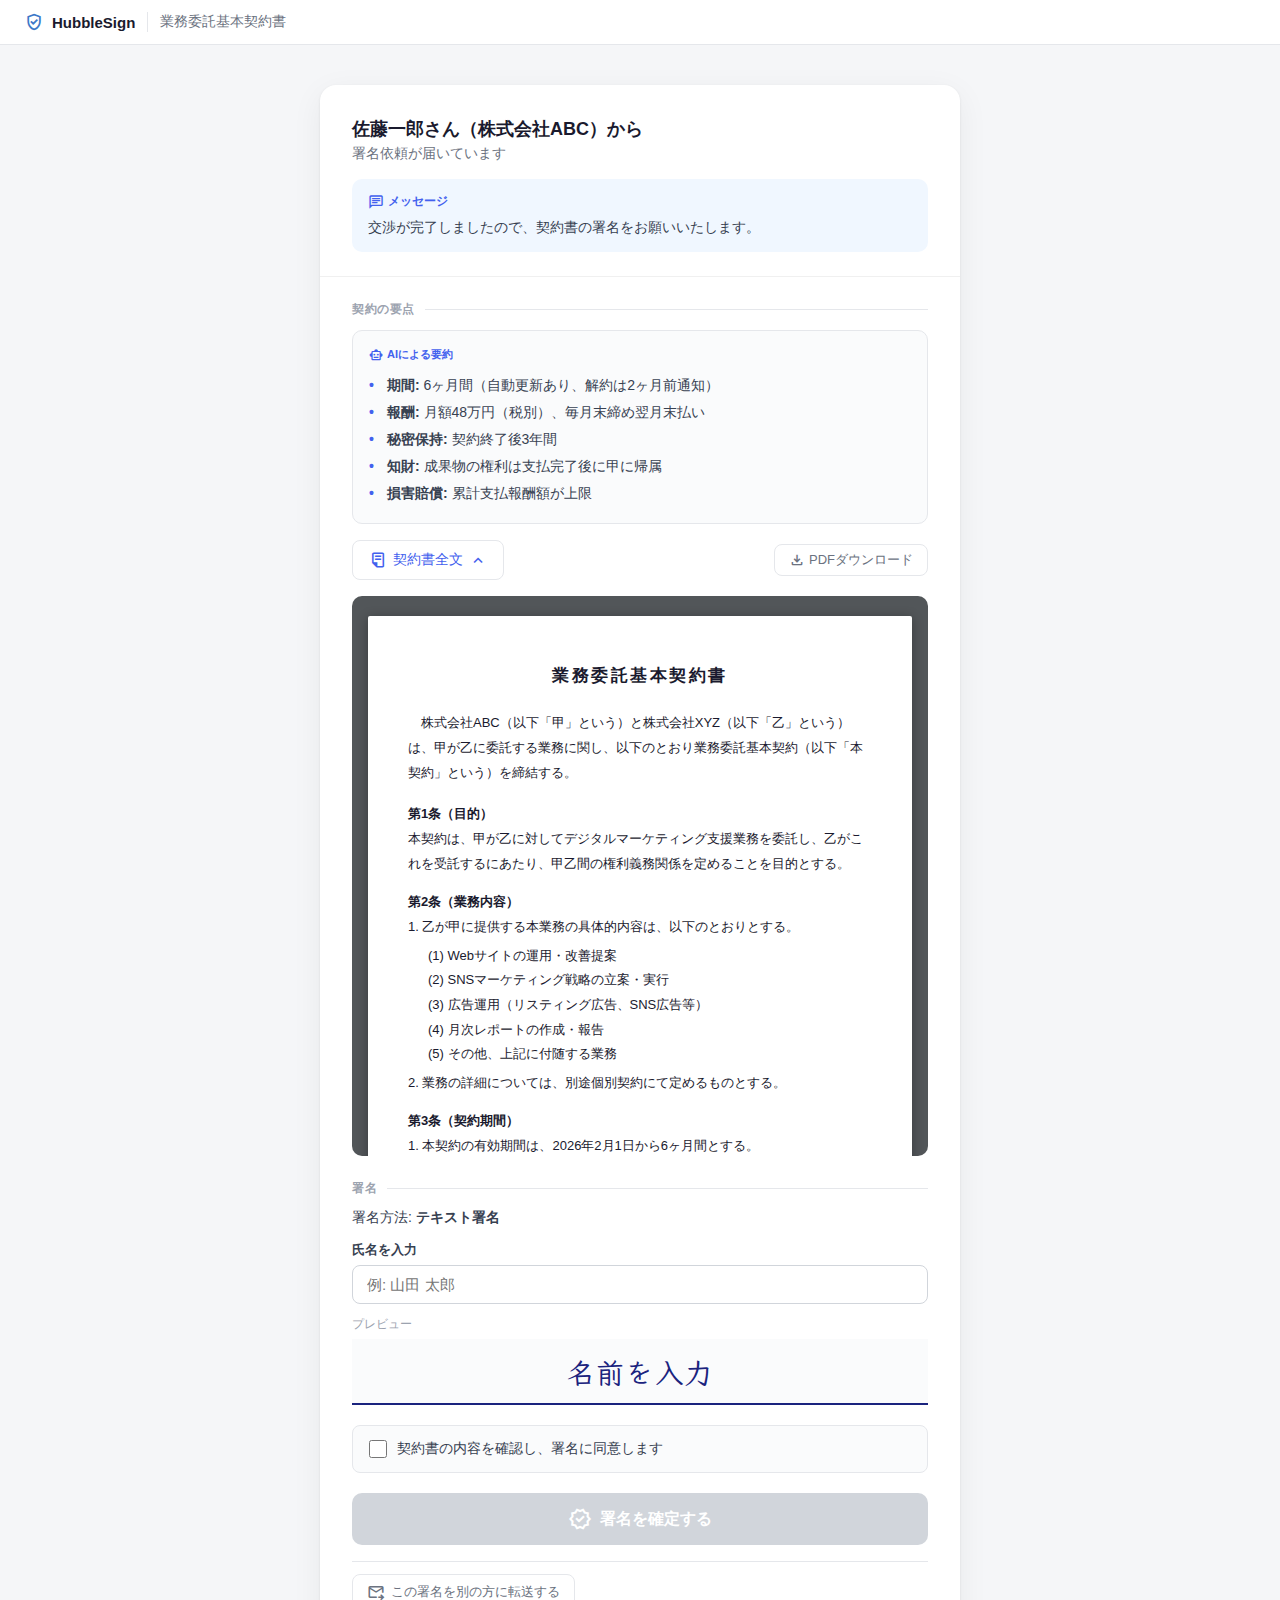
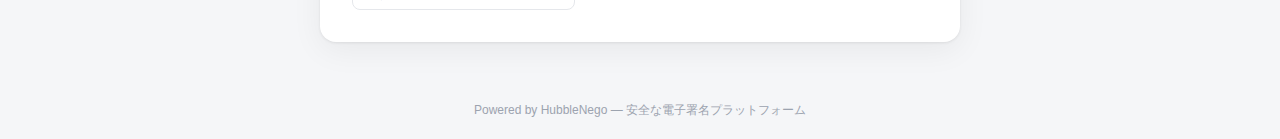
<file: sign.html>
<!DOCTYPE html>
<html lang="ja">
<head>
    <meta charset="UTF-8">
    <meta name="viewport" content="width=device-width, initial-scale=1.0">
    <title>署名依頼 - 業務委託基本契約書</title>
    <link rel="icon" href="favicon-32.ico" type="image/x-icon">
    <link rel="stylesheet" href="https://fonts.googleapis.com/css2?family=Material+Symbols+Outlined:opsz,wght,FILL,GRAD@20..48,100..700,0..1,-50..200" />
    <link rel="stylesheet" href="https://fonts.googleapis.com/css2?family=Klee+One:wght@400;600&display=swap">
    <link rel="stylesheet" href="hubble-design-tokens.css">
    <style>
        *, *::before, *::after { box-sizing: border-box; margin: 0; padding: 0; }

        body {
            font-family: -apple-system, BlinkMacSystemFont, 'Segoe UI', 'Hiragino Sans', 'Noto Sans JP', sans-serif;
            background: #f5f6f8;
            min-height: 100vh;
            display: flex;
            flex-direction: column;
        }

        /* ヘッダーバー */
        .sign-header {
            background: white;
            border-bottom: 1px solid #e5e7eb;
            padding: 12px 24px;
            display: flex;
            align-items: center;
            gap: 12px;
        }

        .sign-header-logo {
            display: flex;
            align-items: center;
            gap: 8px;
            font-size: 15px;
            font-weight: 700;
            color: #1a1a2e;
        }

        .sign-header-logo .material-symbols-outlined {
            font-size: 20px;
            color: var(--color-primary, #4361ee);
        }

        .sign-header-divider {
            width: 1px;
            height: 20px;
            background: #e5e7eb;
        }

        .sign-header-doc {
            font-size: 14px;
            color: #6b7280;
        }

        /* メインコンテンツ */
        .sign-main {
            flex: 1;
            display: flex;
            justify-content: center;
            padding: 40px 24px;
        }

        .sign-card {
            background: white;
            border-radius: 16px;
            box-shadow: 0 1px 3px rgba(0,0,0,0.08), 0 8px 32px rgba(0,0,0,0.06);
            max-width: 640px;
            width: 100%;
            overflow: hidden;
        }

        /* カードヘッダー（依頼情報） */
        .sign-card-header {
            padding: 32px 32px 24px;
            border-bottom: 1px solid #f0f0f0;
        }

        .sign-requester {
            font-size: 18px;
            font-weight: 700;
            color: #1a1a2e;
            margin-bottom: 4px;
        }

        .sign-requester-sub {
            font-size: 14px;
            color: #6b7280;
        }

        .sign-message-card {
            background: #f0f7ff;
            border-radius: 10px;
            padding: 14px 16px;
            margin-top: 16px;
        }

        .sign-message-label {
            font-size: 12px;
            font-weight: 600;
            color: #4361ee;
            margin-bottom: 6px;
            display: flex;
            align-items: center;
            gap: 4px;
        }

        .sign-message-text {
            font-size: 14px;
            color: #374151;
            line-height: 1.6;
        }

        /* カードボディ */
        .sign-card-body {
            padding: 24px 32px 32px;
        }

        .sign-section-title {
            display: flex;
            align-items: center;
            gap: 10px;
            font-size: 12px;
            font-weight: 600;
            color: #9ca3af;
            text-transform: uppercase;
            letter-spacing: 0.5px;
            margin-bottom: 12px;
        }

        .sign-section-title::after {
            content: '';
            flex: 1;
            height: 1px;
            background: #e5e7eb;
        }

        /* AI要約 */
        .sign-ai-summary {
            background: #fafbfc;
            border: 1px solid #e5e7eb;
            border-radius: 10px;
            padding: 16px;
            margin-bottom: 16px;
        }

        .sign-ai-badge {
            display: inline-flex;
            align-items: center;
            gap: 4px;
            font-size: 11px;
            font-weight: 600;
            color: #4361ee;
            margin-bottom: 10px;
        }

        .sign-ai-points {
            list-style: none;
            padding: 0;
        }

        .sign-ai-points li {
            font-size: 14px;
            color: #374151;
            line-height: 1.5;
            padding: 3px 0 3px 18px;
            position: relative;
        }

        .sign-ai-points li::before {
            content: '•';
            position: absolute;
            left: 0;
            color: #4361ee;
            font-weight: bold;
        }

        /* 契約書全文（PDFスタイル） */
        .sign-contract-toggle {
            display: inline-flex;
            align-items: center;
            gap: 6px;
            padding: 10px 16px;
            background: white;
            border: 1px solid #e5e7eb;
            border-radius: 8px;
            font-size: 14px;
            color: #4361ee;
            cursor: pointer;
            transition: all 0.15s;
            margin-bottom: 16px;
        }

        .sign-contract-toggle:hover {
            background: #f0f7ff;
            border-color: #4361ee;
        }

        .sign-contract-toggle .material-symbols-outlined {
            transition: transform 0.3s;
        }

        .sign-contract-toggle.expanded .material-symbols-outlined {
            transform: rotate(180deg);
        }

        .sign-contract-toolbar {
            display: flex;
            align-items: center;
            justify-content: space-between;
            margin-bottom: 16px;
        }

        .sign-contract-toolbar .sign-contract-toggle {
            margin-bottom: 0;
        }

        .sign-download-btn {
            display: inline-flex;
            align-items: center;
            gap: 4px;
            padding: 6px 14px;
            background: none;
            border: 1px solid #e5e7eb;
            border-radius: 8px;
            font-size: 13px;
            color: #6b7280;
            cursor: pointer;
            transition: all 0.15s;
        }

        .sign-download-btn:hover {
            background: #f9fafb;
            color: #374151;
            border-color: #9ca3af;
        }

        /* PDF埋め込み風コンテナ */
        .sign-pdf-container {
            background: #525659;
            border-radius: 10px;
            padding: 20px 16px;
            margin-bottom: 24px;
            max-height: 560px;
            overflow-y: auto;
        }

        .sign-pdf-container.collapsed {
            display: none;
        }

        /* PDF用スクロールバー */
        .sign-pdf-container::-webkit-scrollbar {
            width: 8px;
        }
        .sign-pdf-container::-webkit-scrollbar-track {
            background: transparent;
        }
        .sign-pdf-container::-webkit-scrollbar-thumb {
            background: rgba(255,255,255,0.3);
            border-radius: 4px;
        }
        .sign-pdf-container::-webkit-scrollbar-thumb:hover {
            background: rgba(255,255,255,0.5);
        }

        /* PDFページ（A4風） */
        .sign-pdf-page {
            background: white;
            max-width: 560px;
            margin: 0 auto;
            padding: 48px 40px;
            box-shadow: 0 2px 12px rgba(0,0,0,0.3);
            border-radius: 2px;
        }

        .sign-pdf-page .doc-main-title {
            font-size: 17px;
            font-weight: 700;
            text-align: center;
            margin-bottom: 24px;
            color: #1a1a2e;
            letter-spacing: 0.15em;
        }

        .sign-pdf-page .doc-preamble {
            font-size: 13px;
            line-height: 1.9;
            margin-bottom: 20px;
            color: #1a1a2e;
            text-indent: 1em;
        }

        .sign-pdf-page .doc-article {
            margin-bottom: 16px;
        }

        .sign-pdf-page .article-title {
            font-size: 13px;
            font-weight: 700;
            color: #1a1a2e;
            margin-bottom: 4px;
        }

        .sign-pdf-page .article-content {
            font-size: 13px;
            line-height: 1.9;
            color: #1a1a2e;
        }

        .sign-pdf-page .article-list {
            padding-left: 20px;
            margin: 4px 0;
        }

        /* PDF内 署名欄 */
        .sign-pdf-page .contract-signature-section {
            margin-top: 36px;
            padding-top: 0;
        }

        .sign-pdf-page .contract-signature-closing {
            font-size: 13px;
            line-height: 2;
            color: #1a1a2e;
            text-indent: 1em;
            margin-bottom: 24px;
        }

        .sign-pdf-page .contract-signature-date {
            font-size: 13px;
            color: #1a1a2e;
            text-align: right;
            margin-bottom: 32px;
            letter-spacing: 0.3em;
        }

        .sign-pdf-page .contract-signature-block {
            display: flex;
            flex-direction: column;
            gap: 28px;
            padding-left: 15%;
        }

        .sign-pdf-page .contract-signature-party {
            display: flex;
            flex-direction: column;
        }

        .sign-pdf-page .contract-party-heading {
            font-size: 13px;
            font-weight: 700;
            color: #1a1a2e;
            margin-bottom: 4px;
            letter-spacing: 0.2em;
        }

        .sign-pdf-page .contract-party-row {
            display: flex;
            align-items: center;
            font-size: 13px;
            line-height: 2;
            color: #1a1a2e;
        }

        .sign-pdf-page .contract-party-label {
            width: 48px;
            flex-shrink: 0;
            color: #6b7280;
            font-size: 11px;
            letter-spacing: 0.1em;
        }

        .sign-pdf-page .contract-party-value {
            flex: 1;
        }

        .sign-pdf-page .contract-seal-area {
            display: inline-flex;
            flex-direction: column;
            align-items: center;
            margin-left: 12px;
        }

        .sign-pdf-page .contract-seal-circle {
            display: inline-flex;
            align-items: center;
            justify-content: center;
            width: 36px;
            height: 36px;
            border: 2px solid #d10c4a;
            border-radius: 50%;
            color: #d10c4a;
            font-size: 10px;
            font-weight: 600;
        }

        /* PDFページ番号 */
        .sign-pdf-page-number {
            text-align: center;
            font-size: 11px;
            color: #9ca3af;
            margin-top: 24px;
            padding-top: 12px;
            border-top: 1px solid #e5e7eb;
        }

        /* 署名セクション */
        .sign-method-label {
            font-size: 14px;
            color: #374151;
            margin-bottom: 14px;
        }

        .sign-input-label {
            display: block;
            font-size: 13px;
            font-weight: 600;
            color: #374151;
            margin-bottom: 6px;
        }

        .sign-text-input {
            width: 100%;
            padding: 10px 14px;
            border: 1px solid #d1d5db;
            border-radius: 8px;
            font-size: 15px;
            outline: none;
            transition: border-color 0.15s;
        }

        .sign-text-input:focus {
            border-color: #4361ee;
            box-shadow: 0 0 0 3px rgba(67, 97, 238, 0.1);
        }

        .sign-preview-label {
            font-size: 12px;
            color: #9ca3af;
            margin-top: 12px;
            margin-bottom: 6px;
        }

        .typed-signature-preview {
            font-family: 'Klee One', cursive;
            font-size: 28px;
            font-weight: 600;
            color: #1a237e;
            padding: 12px 16px;
            background: #fafbfc;
            border-bottom: 2px solid #1a237e;
            border-radius: 0;
            min-height: 56px;
            letter-spacing: 0.05em;
            text-align: center;
        }

        .typed-signature-preview.placeholder {
            color: #d1d5db;
            font-style: italic;
        }

        .sign-canvas-container {
            border: 1px solid #d1d5db;
            border-radius: 8px;
            overflow: hidden;
            background: white;
        }

        .sign-canvas-container canvas {
            display: block;
            width: 100%;
        }

        .sign-canvas-label {
            font-size: 13px;
            color: #6b7280;
            margin-bottom: 8px;
        }

        .sign-canvas-clear {
            display: inline-flex;
            align-items: center;
            gap: 4px;
            padding: 6px 12px;
            border: 1px solid #d1d5db;
            border-radius: 6px;
            background: white;
            font-size: 13px;
            color: #6b7280;
            cursor: pointer;
            margin-top: 8px;
        }

        .sign-canvas-clear:hover {
            background: #f9fafb;
        }

        .seal-generator-preview {
            width: 72px;
            height: 72px;
            border: 3px solid #dc2626;
            border-radius: 50%;
            display: flex;
            align-items: center;
            justify-content: center;
            margin: 0 auto;
        }

        .seal-generator-preview .seal-text {
            font-size: 22px;
            font-weight: 900;
            color: #dc2626;
            letter-spacing: 2px;
        }

        .seal-generator-preview .seal-placeholder {
            font-size: 12px;
            color: #d1d5db;
        }

        /* 同意チェック */
        .sign-confirm-label {
            display: flex;
            align-items: center;
            gap: 10px;
            padding: 14px 16px;
            background: #fafbfc;
            border: 1px solid #e5e7eb;
            border-radius: 8px;
            cursor: pointer;
            margin: 20px 0;
            font-size: 14px;
            color: #374151;
            transition: all 0.15s;
        }

        .sign-confirm-label:hover {
            background: #f0f0f5;
        }

        .sign-confirm-label input[type="checkbox"] {
            width: 18px;
            height: 18px;
            accent-color: #4361ee;
        }

        /* 確定ボタン */
        .sign-submit-btn {
            width: 100%;
            padding: 14px 24px;
            background: #3cb371;
            color: white;
            border: none;
            border-radius: 10px;
            font-size: 16px;
            font-weight: 600;
            cursor: pointer;
            display: flex;
            align-items: center;
            justify-content: center;
            gap: 8px;
            transition: all 0.15s;
        }

        .sign-submit-btn:hover:not(:disabled) {
            background: #2ea060;
        }

        .sign-submit-btn:disabled {
            background: #d1d5db;
            cursor: not-allowed;
        }

        /* 成功画面 */
        .sign-success-screen {
            display: none;
            text-align: center;
            padding: 48px 32px;
        }

        .sign-success-screen.active {
            display: block;
        }

        .sign-success-icon {
            width: 80px;
            height: 80px;
            background: #dcfce7;
            border-radius: 50%;
            display: flex;
            align-items: center;
            justify-content: center;
            margin: 0 auto 20px;
            animation: successPop 0.5s ease-out;
        }

        .sign-success-icon .material-symbols-outlined {
            font-size: 40px;
            color: #16a34a;
        }

        .sign-success-title {
            font-size: 22px;
            font-weight: 700;
            color: #1a1a2e;
            margin-bottom: 8px;
        }

        .sign-success-desc {
            font-size: 14px;
            color: #6b7280;
            margin-bottom: 24px;
        }

        .sign-success-link {
            display: inline-flex;
            align-items: center;
            gap: 6px;
            padding: 10px 20px;
            background: #f0f0f5;
            border-radius: 8px;
            font-size: 14px;
            color: #4361ee;
            text-decoration: none;
        }

        .sign-success-link:hover {
            background: #e5e7f5;
        }

        @keyframes successPop {
            0% { transform: scale(0); opacity: 0; }
            50% { transform: scale(1.2); }
            100% { transform: scale(1); opacity: 1; }
        }

        /* フッター */
        .sign-footer {
            text-align: center;
            padding: 20px;
            font-size: 12px;
            color: #9ca3af;
        }

        /* 紙吹雪 */
        .confetti-container {
            position: fixed;
            top: 0;
            left: 0;
            width: 100%;
            height: 100%;
            pointer-events: none;
            z-index: 9999;
        }

        .sign-input-area { margin-bottom: 8px; }

        /* 転送リンク */
        .sign-forward-section {
            margin-top: 16px;
        }

        .sign-forward-divider {
            height: 1px;
            background: #e5e7eb;
            margin-bottom: 12px;
        }

        .sign-forward-link {
            display: inline-flex;
            align-items: center;
            gap: 6px;
            background: none;
            border: 1px solid #e5e7eb;
            border-radius: 8px;
            padding: 8px 14px;
            font-size: 13px;
            color: #6b7280;
            cursor: pointer;
            transition: all 0.15s;
        }

        .sign-forward-link:hover {
            border-color: #4361ee;
            color: #4361ee;
            background: #f8f9ff;
        }
    </style>
</head>
<body>
    <!-- 紙吹雪コンテナ -->
    <div class="confetti-container" id="confettiContainer"></div>

    <!-- ヘッダー -->
    <div class="sign-header">
        <div class="sign-header-logo">
            <span class="material-symbols-outlined">verified_user</span>
            HubbleSign
        </div>
        <div class="sign-header-divider"></div>
        <div class="sign-header-doc">業務委託基本契約書</div>
    </div>

    <!-- メインコンテンツ -->
    <div class="sign-main">
        <div class="sign-card">
            <!-- 通常表示（署名前） -->
            <div id="signFormView">
                <!-- カードヘッダー: 依頼情報 -->
                <div class="sign-card-header">
                    <div class="sign-requester" id="signRequester">佐藤一郎さん（株式会社ABC）から</div>
                    <div class="sign-requester-sub">署名依頼が届いています</div>

                    <div class="sign-message-card">
                        <div class="sign-message-label">
                            <span class="material-symbols-outlined" style="font-size:16px;">chat</span>
                            メッセージ
                        </div>
                        <div class="sign-message-text" id="signMessage">交渉が完了しましたので、契約書の署名をお願いいたします。</div>
                    </div>
                </div>

                <!-- カードボディ -->
                <div class="sign-card-body">
                    <!-- 契約の要点 -->
                    <div class="sign-section-title">契約の要点</div>
                    <div class="sign-ai-summary">
                        <div class="sign-ai-badge">
                            <span class="material-symbols-outlined" style="font-size:14px;">smart_toy</span>
                            AIによる要約
                        </div>
                        <ul class="sign-ai-points">
                            <li><strong>期間:</strong> 6ヶ月間（自動更新あり、解約は2ヶ月前通知）</li>
                            <li><strong>報酬:</strong> 月額48万円（税別）、毎月末締め翌月末払い</li>
                            <li><strong>秘密保持:</strong> 契約終了後3年間</li>
                            <li><strong>知財:</strong> 成果物の権利は支払完了後に甲に帰属</li>
                            <li><strong>損害賠償:</strong> 累計支払報酬額が上限</li>
                        </ul>
                    </div>

                    <!-- 契約書全文（折りたたみ）+ ダウンロード -->
                    <div class="sign-contract-toolbar">
                        <button class="sign-contract-toggle expanded" id="contractToggle" onclick="toggleContract()">
                            <span class="material-symbols-outlined" style="font-size:18px;">description</span>
                            契約書全文
                            <span class="material-symbols-outlined" style="font-size:18px;">expand_more</span>
                        </button>
                        <button class="sign-download-btn" onclick="alert('契約書をダウンロードします（デモ）\n\nPDF形式でダウンロードされます。')">
                            <span class="material-symbols-outlined" style="font-size:16px;">download</span> PDFダウンロード
                        </button>
                    </div>

                    <div class="sign-pdf-container" id="contractContent">
                        <div class="sign-pdf-page">
                            <div class="doc-main-title">業務委託基本契約書</div>
                            <div class="doc-preamble">株式会社ABC（以下「甲」という）と株式会社XYZ（以下「乙」という）は、甲が乙に委託する業務に関し、以下のとおり業務委託基本契約（以下「本契約」という）を締結する。</div>

                            <div class="doc-article">
                                <div class="article-title">第1条（目的）</div>
                                <div class="article-content">本契約は、甲が乙に対してデジタルマーケティング支援業務を委託し、乙がこれを受託するにあたり、甲乙間の権利義務関係を定めることを目的とする。</div>
                            </div>

                            <div class="doc-article">
                                <div class="article-title">第2条（業務内容）</div>
                                <div class="article-content">1. 乙が甲に提供する本業務の具体的内容は、以下のとおりとする。
                                    <div class="article-list">(1) Webサイトの運用・改善提案<br>(2) SNSマーケティング戦略の立案・実行<br>(3) 広告運用（リスティング広告、SNS広告等）<br>(4) 月次レポートの作成・報告<br>(5) その他、上記に付随する業務</div>
                                2. 業務の詳細については、別途個別契約にて定めるものとする。</div>
                            </div>

                            <div class="doc-article">
                                <div class="article-title">第3条（契約期間）</div>
                                <div class="article-content">1. 本契約の有効期間は、2026年2月1日から6ヶ月間とする。<br>2. 期間満了の2ヶ月前までに書面による別段の意思表示がない場合には、同一条件にて6ヶ月間自動更新されるものとし、以降も同様とする。</div>
                            </div>

                            <div class="doc-article">
                                <div class="article-title">第4条（報酬）</div>
                                <div class="article-content">1. 甲は乙に対し、本業務の対価として、月額金48万円（消費税別）を支払うものとする。<br>2. 報酬の支払いは、毎月末日締め、翌月末日払いとする。<br>3. 振込手数料は甲の負担とする。</div>
                            </div>

                            <div class="doc-article">
                                <div class="article-title">第5条（経費）</div>
                                <div class="article-content">本業務の遂行に必要な経費のうち、広告出稿費用その他甲が事前に承認した費用については、甲が実費を負担するものとする。</div>
                            </div>

                            <div class="doc-article">
                                <div class="article-title">第6条（秘密保持）</div>
                                <div class="article-content">1. 甲及び乙は、本契約に関連して知り得た相手方の技術上、営業上その他の秘密情報を、相手方の事前の書面による承諾なく第三者に開示・漏洩してはならない。<br>2. 前項の義務は、本契約終了後3年間存続するものとする。</div>
                            </div>

                            <div class="doc-article">
                                <div class="article-title">第7条（知的財産権）</div>
                                <div class="article-content">1. 本業務の遂行により生じた成果物に関する著作権その他の知的財産権は、報酬の支払い完了をもって甲に帰属するものとする。<br>2. 乙は、成果物について著作者人格権を行使しないものとする。</div>
                            </div>

                            <div class="doc-article">
                                <div class="article-title">第8条（再委託）</div>
                                <div class="article-content">乙は、甲の事前の書面による承諾を得ることなく、本業務の全部又は一部を第三者に再委託してはならない。</div>
                            </div>

                            <div class="doc-article">
                                <div class="article-title">第9条（契約解除）</div>
                                <div class="article-content">甲又は乙は、相手方が契約に違反し是正されないとき、支払停止又は支払不能となったとき、その他重大な事由が生じたときは、何らの催告なく直ちに本契約を解除することができる。</div>
                            </div>

                            <div class="doc-article">
                                <div class="article-title">第10条（損害賠償）</div>
                                <div class="article-content">本契約に違反した当事者は、相手方に生じた損害を賠償するものとする。ただし、損害賠償の累計額は、甲が乙に支払った報酬の総額を上限とする。</div>
                            </div>

                            <div class="doc-article">
                                <div class="article-title">第11条（反社会的勢力の排除）</div>
                                <div class="article-content">甲及び乙は、自ら又はその役員等が反社会的勢力に該当しないことを表明し、保証する。</div>
                            </div>

                            <div class="doc-article">
                                <div class="article-title">第12条（権利義務の譲渡禁止）</div>
                                <div class="article-content">甲及び乙は、相手方の事前の書面による承諾なく、本契約上の地位又は本契約に基づく権利義務の全部若しくは一部を第三者に譲渡し、又は担保に供してはならない。</div>
                            </div>

                            <div class="doc-article">
                                <div class="article-title">第13条（協議事項）</div>
                                <div class="article-content">本契約に定めのない事項又は本契約の解釈に疑義が生じた事項については、甲乙誠意をもって協議し、解決するものとする。</div>
                            </div>

                            <div class="doc-article">
                                <div class="article-title">第14条（管轄裁判所）</div>
                                <div class="article-content">本契約に関する一切の紛争については、東京地方裁判所を第一審の専属的合意管轄裁判所とする。</div>
                            </div>

                            <!-- 署名欄 -->
                            <div class="contract-signature-section">
                                <div class="contract-signature-closing">
                                    本契約締結の証として、本書2通を作成し、甲乙記名押印のうえ、各1通を保有する。
                                </div>
                                <div class="contract-signature-date">
                                    2026年　　月　　日
                                </div>

                                <div class="contract-signature-block">
                                    <div class="contract-signature-party">
                                        <div class="contract-party-heading">甲</div>
                                        <div class="contract-party-row">
                                            <span class="contract-party-label">住　所</span>
                                            <span class="contract-party-value">東京都渋谷区○○1-2-3</span>
                                        </div>
                                        <div class="contract-party-row">
                                            <span class="contract-party-label">会社名</span>
                                            <span class="contract-party-value">株式会社ABC</span>
                                        </div>
                                        <div class="contract-party-row signer-row">
                                            <span class="contract-party-label">代表者</span>
                                            <span class="contract-party-value">代表取締役　佐藤 一郎</span>
                                        </div>
                                    </div>

                                    <div class="contract-signature-party">
                                        <div class="contract-party-heading">乙</div>
                                        <div class="contract-party-row">
                                            <span class="contract-party-label">住　所</span>
                                            <span class="contract-party-value">東京都港区△△4-5-6</span>
                                        </div>
                                        <div class="contract-party-row">
                                            <span class="contract-party-label">会社名</span>
                                            <span class="contract-party-value">株式会社XYZ</span>
                                        </div>
                                        <div class="contract-party-row signer-row">
                                            <span class="contract-party-label">代表者</span>
                                            <span class="contract-party-value">代表取締役　田中 太郎</span>
                                        </div>
                                    </div>
                                </div>
                            </div>

                            <div class="sign-pdf-page-number">1 / 1</div>
                        </div>
                    </div>

                    <!-- 署名セクション -->
                    <div class="sign-section-title" style="margin-top: 8px;">署名</div>
                    <div class="sign-method-label">署名方法: <strong id="signMethodLabel">テキスト署名</strong></div>

                    <!-- テキスト署名 -->
                    <div class="sign-input-area" id="signInput_text">
                        <label class="sign-input-label">氏名を入力</label>
                        <input type="text" class="sign-text-input" id="signNameInput" value="" placeholder="例: 山田 太郎" oninput="updatePreview()">
                        <div class="sign-preview-label">プレビュー</div>
                        <div class="typed-signature-preview" id="signTextPreview">名前を入力</div>
                    </div>

                    <!-- 印影 -->
                    <div class="sign-input-area" id="signInput_stamp" style="display:none;">
                        <label class="sign-input-label">姓を入力して印影を生成</label>
                        <input type="text" class="sign-text-input" id="signSealInput" value="" placeholder="例: 山田" oninput="updateSealPreview()">
                        <div class="sign-preview-label">プレビュー</div>
                        <div class="seal-generator-preview" id="signSealPreview">
                            <span class="seal-placeholder">姓を入力</span>
                        </div>
                    </div>

                    <!-- 同意チェック -->
                    <label class="sign-confirm-label">
                        <input type="checkbox" id="signConfirmCheck" onchange="updateSubmitBtn()">
                        <span>契約書の内容を確認し、署名に同意します</span>
                    </label>

                    <!-- 確定ボタン -->
                    <button class="sign-submit-btn" id="signSubmitBtn" disabled onclick="executeSignature()">
                        <span class="material-symbols-outlined">verified</span>
                        署名を確定する
                    </button>

                    <!-- 転送リンク（許可時のみ表示） -->
                    <div class="sign-forward-section" id="signForwardSection" style="display:none;">
                        <div class="sign-forward-divider"></div>
                        <button class="sign-forward-link" onclick="showForwardDialog()">
                            <span class="material-symbols-outlined" style="font-size:18px;">forward_to_inbox</span>
                            この署名を別の方に転送する
                        </button>
                    </div>
                </div>
            </div>

            <!-- 成功画面（署名後） -->
            <div class="sign-success-screen" id="signSuccessView">
                <div class="sign-success-icon">
                    <span class="material-symbols-outlined">check_circle</span>
                </div>
                <div class="sign-success-title">署名が完了しました</div>
                <div class="sign-success-desc">相手方の署名を待っています。署名が完了すると通知が届きます。</div>
                <a href="negotiation.html" class="sign-success-link">
                    <span class="material-symbols-outlined" style="font-size:18px;">arrow_back</span>
                    交渉画面に戻る（デモ用）
                </a>
            </div>
        </div>
    </div>

    <!-- フッター -->
    <div class="sign-footer">
        Powered by HubbleNego — 安全な電子署名プラットフォーム
    </div>

    <script>
    // URLパラメータ読み取り
    const params = new URLSearchParams(window.location.search);
    const signMethod = params.get('method') || 'text';
    const requester = params.get('from') || '佐藤一郎';
    const signerId = params.get('id') || '';
    // party パラメータは廃止（署名者は名前・色で識別）
    const signerColor = params.get('color') || '#4361ee';
    const signerName = params.get('signer') || '';
    const allowForward = params.get('forward') !== '0';

    // 初期化
    document.addEventListener('DOMContentLoaded', () => {
        // 依頼者名
        const requesterEl = document.getElementById('signRequester');
        if (requesterEl) requesterEl.textContent = `${requester}さん（株式会社ABC）から`;

        // 署名方法ラベル
        const methodLabels = { text: 'テキスト署名', stamp: '印影' };
        const labelEl = document.getElementById('signMethodLabel');
        if (labelEl) labelEl.textContent = methodLabels[signMethod] || 'テキスト署名';

        // 署名入力エリア切替
        document.querySelectorAll('.sign-input-area').forEach(el => el.style.display = 'none');
        const actualMethod = (signMethod === 'draw') ? 'text' : signMethod;
        const inputEl = document.getElementById('signInput_' + actualMethod);
        if (inputEl) inputEl.style.display = 'block';

        // 転送リンク表示
        if (allowForward) {
            const fwdSection = document.getElementById('signForwardSection');
            if (fwdSection) fwdSection.style.display = 'block';
        }
    });

    // 契約書全文トグル
    function toggleContract() {
        const toggle = document.getElementById('contractToggle');
        const content = document.getElementById('contractContent');
        toggle.classList.toggle('expanded');
        content.classList.toggle('collapsed');
    }

    // テキストプレビュー
    function updatePreview() {
        const input = document.getElementById('signNameInput');
        const preview = document.getElementById('signTextPreview');
        if (input && preview) {
            preview.textContent = input.value || '名前を入力';
            preview.classList.toggle('placeholder', !input.value);
        }
        updateSubmitBtn();
    }

    // 印影プレビュー
    function updateSealPreview() {
        const input = document.getElementById('signSealInput');
        const preview = document.getElementById('signSealPreview');
        if (!input || !preview) return;
        const name = input.value.trim();
        if (!name) {
            preview.innerHTML = '<span class="seal-placeholder">姓を入力</span>';
        } else {
            const lastName = name.split(/[\s　]/)[0];
            preview.innerHTML = `<span class="seal-text">${escapeHtml(lastName)}</span>`;
        }
        updateSubmitBtn();
    }

    // Canvas
    let canvas, ctx, isDrawing = false;

    function initCanvas() {
        canvas = document.getElementById('signCanvas');
        if (!canvas) return;
        ctx = canvas.getContext('2d');
        const rect = canvas.parentElement.getBoundingClientRect();
        canvas.width = rect.width;
        canvas.height = 160;
        ctx.strokeStyle = '#1a1a1a';
        ctx.lineWidth = 2.5;
        ctx.lineCap = 'round';
        ctx.lineJoin = 'round';

        canvas.addEventListener('mousedown', e => { isDrawing = true; ctx.beginPath(); const r = canvas.getBoundingClientRect(); ctx.moveTo(e.clientX - r.left, e.clientY - r.top); });
        canvas.addEventListener('mousemove', e => { if (!isDrawing) return; const r = canvas.getBoundingClientRect(); ctx.lineTo(e.clientX - r.left, e.clientY - r.top); ctx.stroke(); });
        canvas.addEventListener('mouseup', () => { isDrawing = false; updateSubmitBtn(); });
        canvas.addEventListener('mouseleave', () => { isDrawing = false; });
        canvas.addEventListener('touchstart', e => { e.preventDefault(); isDrawing = true; ctx.beginPath(); const r = canvas.getBoundingClientRect(); ctx.moveTo(e.touches[0].clientX - r.left, e.touches[0].clientY - r.top); });
        canvas.addEventListener('touchmove', e => { e.preventDefault(); if (!isDrawing) return; const r = canvas.getBoundingClientRect(); ctx.lineTo(e.touches[0].clientX - r.left, e.touches[0].clientY - r.top); ctx.stroke(); });
        canvas.addEventListener('touchend', () => { isDrawing = false; updateSubmitBtn(); });
    }

    function clearCanvas() {
        if (canvas && ctx) ctx.clearRect(0, 0, canvas.width, canvas.height);
        updateSubmitBtn();
    }

    function isCanvasEmpty() {
        if (!canvas) return true;
        const data = canvas.getContext('2d').getImageData(0, 0, canvas.width, canvas.height).data;
        for (let i = 3; i < data.length; i += 4) { if (data[i] > 0) return false; }
        return true;
    }

    // 送信ボタン有効/無効
    function updateSubmitBtn() {
        const cb = document.getElementById('signConfirmCheck');
        const btn = document.getElementById('signSubmitBtn');
        if (!btn) return;

        let hasSignature = false;
        switch (signMethod) {
            case 'text':
                const ni = document.getElementById('signNameInput');
                hasSignature = ni && ni.value.trim().length > 0;
                break;
            case 'draw':
                hasSignature = !isCanvasEmpty();
                break;
            case 'stamp':
                const si = document.getElementById('signSealInput');
                hasSignature = si && si.value.trim().length > 0;
                break;
        }
        btn.disabled = !(hasSignature && cb && cb.checked);
    }

    // 署名確定
    function executeSignature() {
        // フォームを隠して成功画面表示
        document.getElementById('signFormView').style.display = 'none';
        document.getElementById('signSuccessView').classList.add('active');

        // confetti
        launchConfetti(80);

        // 親ウィンドウ（negotiation.html）に署名完了を通知
        if (window.opener && !window.opener.closed) {
            window.opener.postMessage({
                type: 'signer_signed',
                method: params.get('method') || 'text',
                signerId: signerId,
                signerName: signerName
            }, '*');
        }
    }

    // 転送ダイアログ
    function showForwardDialog() {
        const email = prompt('転送先のメールアドレスを入力してください');
        if (email && email.trim()) {
            alert(`署名依頼を ${email.trim()} に転送しました（デモ）\n\n実際には転送先に署名用のリンクがメールで送信されます。`);
        }
    }

    // confetti
    function launchConfetti(count) {
        const container = document.getElementById('confettiContainer');
        if (!container) return;
        const colors = ['#4361ee', '#f72585', '#4cc9f0', '#7209b7', '#ffd60a', '#06d6a0'];
        for (let i = 0; i < count; i++) {
            const el = document.createElement('div');
            el.style.cssText = `position:absolute;width:${6+Math.random()*6}px;height:${6+Math.random()*6}px;background:${colors[Math.floor(Math.random()*colors.length)]};border-radius:${Math.random()>0.5?'50%':'2px'};left:${Math.random()*100}%;top:-10px;`;
            container.appendChild(el);
            el.animate([
                { transform: `translateY(0) rotate(0deg)`, opacity: 1 },
                { transform: `translateY(${600+Math.random()*400}px) rotate(${360+Math.random()*720}deg)`, opacity: 0 }
            ], { duration: 1500+Math.random()*1500, easing: 'cubic-bezier(.25,.46,.45,.94)', delay: Math.random()*500 })
            .onfinish = () => el.remove();
        }
    }

    function escapeHtml(str) {
        const d = document.createElement('div');
        d.textContent = str;
        return d.innerHTML;
    }
    </script>
</body>
</html>
</file>
<file: styles.css>
/* Import Hubble Design Tokens */
@import url('hubble-design-tokens.css');

* {
    margin: 0;
    padding: 0;
    box-sizing: border-box;
}

body {
    font-family: var(--font-family);
    background: var(--bg-note);
    color: var(--text-default);
    height: 100vh;
    overflow: hidden;
}

/* ヘッダー */
.header {
    background: var(--color-white);
    border-bottom: 1px solid var(--border-default);
    padding: var(--space-3) var(--space-6);
    display: flex;
    align-items: center;
    justify-content: space-between;
    height: 60px;
}

.header-left {
    display: flex;
    align-items: center;
    gap: 12px;
}

/* 一覧に戻るボタン */
.back-to-list-btn {
    display: flex;
    align-items: center;
    justify-content: center;
    width: 36px;
    height: 36px;
    padding: 0;
    background: transparent;
    border: 1px solid var(--border-default);
    border-radius: var(--radius-md);
    font-size: var(--font-size-xl);
    color: var(--text-default);
    text-decoration: none;
    cursor: pointer;
    transition: all var(--transition-normal);
}

.back-to-list-btn:hover {
    background: var(--bg-hover);
    color: var(--text-heading);
}

.back-to-list-btn .material-symbols-outlined {
    font-size: 20px;
}

.contract-title {
    font-size: var(--font-size-md);
    font-weight: var(--font-weight-semibold);
    color: var(--text-heading);
}

/* ヘッダーメンバー機能 */
.header-members {
    position: relative;
}

.header-members-toggle {
    display: flex;
    align-items: center;
    gap: 6px;
    padding: 6px 14px;
    background: var(--bg-hover);
    border: 1px solid var(--border-default);
    border-radius: var(--radius-full);
    font-size: var(--font-size-sm);
    color: var(--text-default);
    cursor: pointer;
    transition: all var(--transition-normal);
}

.header-members-toggle:hover {
    background: var(--bg-input);
}

.header-members-count {
    font-weight: var(--font-weight-semibold);
    color: var(--color-primary);
}

.header-members-icon {
    font-size: var(--font-size-sm);
}

.header-members-arrow {
    font-size: 10px;
    color: var(--text-assist);
    transition: transform var(--transition-normal);
}

.header-members.active .header-members-arrow {
    transform: rotate(180deg);
}

/* ヘッダーメンバーパネル（ドロップダウン） */
.header-members-panel {
    display: none;
    position: absolute;
    top: calc(100% + 8px);
    left: 0;
    min-width: 340px;
    background: var(--color-white);
    border-radius: var(--radius-lg);
    box-shadow: var(--shadow-lg);
    padding: var(--space-3);
    z-index: 1000;
}

.header-members.active .header-members-panel {
    display: block;
}

.header-members-list {
    display: flex;
    flex-direction: column;
    gap: 8px;
    margin-bottom: 12px;
}

.header-member-item {
    display: flex;
    align-items: center;
    gap: 10px;
    padding: 10px var(--space-3);
    background: var(--bg-note);
    border-radius: var(--radius-md);
}

.header-member-item.me {
    background: var(--color-primary-container);
}

.header-member-avatar {
    width: 36px;
    height: 36px;
    border-radius: 50%;
    display: flex;
    align-items: center;
    justify-content: center;
    font-size: 13px;
    font-weight: 600;
    flex-shrink: 0;
}

.header-member-info {
    flex: 1;
    min-width: 0;
}

.header-member-name {
    font-size: var(--font-size-sm);
    font-weight: var(--font-weight-semibold);
    color: var(--text-heading);
}

.header-member-you {
    font-size: 11px;
    font-weight: var(--font-weight-regular);
    color: var(--color-primary);
    margin-left: var(--space-1);
}

.header-member-company {
    font-size: var(--font-size-xs);
    color: var(--text-assist);
}

.header-members-add {
    padding-top: var(--space-2);
    border-top: 1px solid var(--border-default);
}

.header-members-add-btn {
    width: 100%;
    padding: 10px var(--space-4);
    background: var(--color-white);
    border: 2px dashed var(--border-default);
    border-radius: var(--radius-md);
    font-size: var(--font-size-sm);
    font-weight: var(--font-weight-medium);
    color: var(--text-assist);
    cursor: pointer;
    transition: all var(--transition-normal);
    display: flex;
    align-items: center;
    justify-content: center;
    gap: 6px;
}

.header-members-add-btn:hover {
    border-color: var(--color-primary);
    color: var(--color-primary);
    background: var(--color-primary-container);
}

/* メンバー権限バッジ */
.header-member-permission {
    display: flex;
    align-items: center;
    gap: 4px;
    padding: 4px 10px;
    border-radius: var(--radius-xl);
    font-size: 11px;
    font-weight: 600;
    flex-shrink: 0;
}

.header-member-permission.editor {
    background: var(--bg-note);
    color: var(--text-assist);
}

.header-member-permission .permission-icon {
    font-size: var(--font-size-xs);
}

.header-member-permission .permission-label {
    white-space: nowrap;
}

/* 編集者ロールノート */
.add-member-role-note {
    display: flex;
    align-items: center;
    gap: 8px;
    padding: 12px 16px;
    background: var(--bg-note);
    border-radius: var(--radius-md);
    font-size: var(--font-size-sm);
    color: var(--text-assist);
}

.add-member-role-note .material-symbols-outlined {
    font-size: 18px;
    color: var(--text-assist);
}

.header-actions {
    display: flex;
    gap: 8px;
}

.header-btn {
    padding: 8px 16px;
    background: var(--bg-note);
    border: 1px solid var(--border-default);
    border-radius: var(--radius-md);
    font-size: 13px;
    color: var(--text-default);
    cursor: pointer;
    transition: all 0.2s;
    display: inline-flex;
    align-items: center;
    gap: 6px;
}

.header-btn:hover {
    background: var(--border-default);
}

.header-btn.primary {
    background: var(--color-success);
    color: var(--color-white);
    border: none;
    font-weight: 600;
}

.header-btn.primary:hover {
    background: var(--color-success);
}

.header-btn.primary.agreed {
    background: var(--text-assist);
    cursor: default;
}

.header-btn.hubble-link {
    text-decoration: none;
    background: var(--color-primary-container);
    border-color: var(--color-primary);
    color: var(--color-primary);
}

.header-btn.hubble-link:hover {
    background: var(--color-primary);
    color: var(--color-white);
}

/* メインコンテナ - 2カラム */
.main-wrapper {
    display: flex;
    height: calc(100vh - 60px);
}

/* 左カラム */
.left-column {
    flex: 1;
    display: flex;
    flex-direction: column;
    background: var(--bg-note);
}

/* メインタブ */
.main-tabs {
    background: var(--color-white);
    border-bottom: 1px solid var(--border-default);
    padding: 0 24px;
    display: flex;
    gap: 4px;
}

.main-tab {
    padding: 14px 20px;
    background: transparent;
    border: none;
    border-bottom: 3px solid transparent;
    font-size: var(--font-size-sm);
    font-weight: 500;
    color: var(--text-assist);
    cursor: pointer;
    transition: all 0.2s;
    display: flex;
    align-items: center;
    gap: 6px;
    align-items: center;
    gap: 8px;
}

.main-tab:hover {
    color: var(--text-heading);
}

.main-tab.active {
    color: var(--color-primary);
    border-bottom-color: var(--color-primary);
}

/* タブコンテンツ */
.tab-content {
    display: none;
    flex: 1;
    overflow-y: auto;
}

.tab-content.active {
    display: block;
}

/* 右カラム - チャット */
.right-column {
    width: 420px;
    background: var(--color-white);
    border-left: 1px solid var(--border-default);
    display: flex;
    flex-direction: column;
}

.chat-header {
    padding: 16px 20px;
    background: var(--color-white);
    border-bottom: 1px solid var(--border-default);
}

.chat-title {
    font-size: 15px;
    font-weight: 600;
    color: var(--text-heading);
    display: flex;
    align-items: center;
    gap: 6px;
}

.messages-area {
    flex: 1;
    overflow-y: auto;
    padding: 20px;
    background: var(--bg-hover);
}

.message {
    margin-bottom: 20px;
}

.message-header {
    display: flex;
    align-items: center;
    gap: 10px;
    margin-bottom: 8px;
}

.message-avatar {
    width: 36px;
    height: 36px;
    border-radius: 50%;
    display: flex;
    align-items: center;
    justify-content: center;
    font-size: var(--font-size-sm);
    font-weight: 600;
    flex-shrink: 0;
}

.avatar-them {
    background: var(--color-collabo);
    color: var(--color-white);
}

.avatar-me {
    background: var(--color-primary);
    color: var(--color-white);
}

.message-sender {
    font-size: var(--font-size-sm);
    font-weight: 600;
    color: var(--text-heading);
}

.message-time {
    font-size: var(--font-size-xs);
    color: var(--text-assist);
}

.message-bubble {
    background: var(--color-white);
    padding: 14px 18px;
    border-radius: var(--radius-xl);
    font-size: var(--font-size-sm);
    line-height: 1.6;
    color: var(--text-default);
    margin-left: 46px;
    box-shadow: var(--shadow-sm);
}

.input-area {
    padding: 16px 20px;
    background: var(--color-white);
    border-top: 1px solid var(--border-default);
}

.input-container {
    display: flex;
    gap: 12px;
    align-items: flex-end;
}

.input-field {
    flex: 1;
    padding: 12px 16px;
    border: 2px solid var(--border-default);
    border-radius: var(--radius-xl);
    font-size: var(--font-size-sm);
    font-family: inherit;
    resize: none;
    transition: all 0.2s;
    max-height: 100px;
}

.input-field:focus {
    outline: none;
    border-color: var(--color-primary);
}

.send-btn {
    width: 44px;
    height: 44px;
    background: var(--color-primary);
    border: none;
    border-radius: 50%;
    color: var(--color-white);
    cursor: pointer;
    display: flex;
    align-items: center;
    justify-content: center;
    transition: all 0.2s;
    flex-shrink: 0;
}

.send-btn:hover {
    background: var(--text-link);
}

/* 概要タブのスタイル */
.overview-container {
    max-width: 900px;
    margin: 0 auto;
    padding: 32px 24px;
}

.summary-card {
    background: var(--color-white);
    border-radius: var(--radius-lg);
    padding: 24px;
    margin-bottom: 20px;
    box-shadow: var(--shadow-sm);
}

/* 要点カード - 青いボーダー */
.key-points-card {
    border-left: 4px solid var(--color-primary);
}

.key-points-content {
    padding: 16px 20px;
    background: var(--bg-note);
    border-radius: var(--radius-md);
}

.key-points-list {
    margin: 0;
    padding-left: 20px;
    font-size: 15px;
    line-height: 1.9;
    color: var(--text-default);
}

.key-points-list li {
    margin-bottom: 4px;
}

.card-header {
    display: flex;
    align-items: center;
    gap: 12px;
    margin-bottom: 16px;
}

.card-icon {
    width: 36px;
    height: 36px;
    background: var(--color-primary);
    border-radius: var(--radius-md);
    display: flex;
    align-items: center;
    justify-content: center;
    font-size: var(--font-size-lg);
    color: var(--color-white);
}

.card-title {
    font-size: var(--font-size-md);
    font-weight: 600;
    color: var(--text-heading);
}

/* 人・モノ・金の流れ図 */
.flow-section {
    padding: 16px 0;
}

.flow-diagram {
    display: flex;
    align-items: center;
    justify-content: center;
    gap: 16px;
    padding: 20px 0;
}

.flow-node {
    text-align: center;
}

.flow-box {
    padding: 16px 28px;
    background: var(--color-primary-container);
    border: 2px solid var(--color-primary);
    border-radius: var(--radius-lg);
    font-size: var(--font-size-sm);
    font-weight: 600;
    color: var(--text-link);
    min-width: 140px;
}

.flow-box .flow-sub {
    font-size: var(--font-size-xs);
    font-weight: 400;
    color: var(--color-primary);
}

.flow-box.partner {
    background: var(--color-social-container);
    border-color: var(--color-social);
    color: var(--color-social);
}

.flow-box.partner .flow-sub {
    color: var(--color-social);
}

.flow-arrow-container {
    display: flex;
    flex-direction: column;
    align-items: center;
    gap: 4px;
    min-width: 120px;
}

.flow-arrow-line {
    width: 80px;
    height: 2px;
    background: var(--text-assist);
    position: relative;
}

.flow-arrow-label {
    font-size: var(--font-size-xs);
    color: var(--text-assist);
    font-weight: 500;
    padding: 4px 8px;
    background: var(--bg-note);
    border-radius: var(--radius-xs);
}

.flow-arrow-label.money {
    background: var(--color-success-container);
    color: var(--color-success);
    font-weight: 600;
}

.flow-arrow-head {
    font-size: 24px;
    color: var(--text-assist);
    line-height: 1;
    display: flex;
    align-items: center;
}

.flow-arrow-head .material-symbols-outlined {
    font-size: 20px;
}

/* タイムライン */
.timeline {
    position: relative;
    padding-left: 32px;
    margin-top: 16px;
}

.timeline::before {
    content: '';
    position: absolute;
    left: 8px;
    top: 8px;
    bottom: 8px;
    width: 2px;
    background: var(--border-default);
}

.timeline-item {
    position: relative;
    padding-bottom: 24px;
    display: flex;
    gap: 16px;
}

.timeline-item:last-child {
    padding-bottom: 0;
}

.timeline-dot {
    position: absolute;
    left: -28px;
    top: 4px;
    width: 14px;
    height: 14px;
    border-radius: 50%;
    background: var(--color-white);
    border: 3px solid var(--color-primary);
}

.timeline-item.warning .timeline-dot {
    border-color: var(--color-social);
    background: var(--color-social-container);
}

.timeline-item.success .timeline-dot {
    border-color: var(--color-success);
    background: var(--color-success-container);
}

.timeline-content {
    flex: 1;
}

.timeline-date {
    font-size: 13px;
    font-weight: 600;
    color: var(--color-primary);
    margin-bottom: 4px;
}

.timeline-item.warning .timeline-date {
    color: var(--color-social);
}

.timeline-title {
    font-size: var(--font-size-sm);
    font-weight: 600;
    color: var(--text-heading);
    margin-bottom: 4px;
    display: flex;
    align-items: center;
    gap: 6px;
}

.timeline-alert {
    display: inline-block;
    margin-top: 4px;
    padding: 6px 10px;
    background: var(--color-social-container);
    border-radius: var(--radius-sm);
    font-size: var(--font-size-xs);
    color: var(--color-social);
}

/* タイムライン - 支払い関連 */
.timeline-item.payment .timeline-dot {
    border-color: var(--color-success);
    background: var(--color-success-container);
}

.timeline-item.payment .timeline-date {
    color: var(--color-success);
}

.timeline-amount {
    font-size: 13px;
    font-weight: 600;
    color: var(--color-success);
    margin-top: 2px;
}

/* タイムラインバッジ */
.timeline-badge {
    padding: 3px 10px;
    border-radius: var(--radius-lg);
    font-size: 11px;
    font-weight: 600;
    white-space: nowrap;
    align-self: flex-start;
}

.timeline-badge.completed {
    background: var(--color-success-container);
    color: var(--color-success);
}

.timeline-badge.upcoming {
    background: var(--color-primary-container);
    color: var(--color-primary);
}

.timeline-badge.recurring {
    background: var(--color-collabo-container);
    color: var(--color-collabo);
}

.timeline-badge.warning {
    background: var(--color-social-container);
    color: var(--color-social);
}

.timeline-note {
    margin-top: 16px;
    padding: 10px 14px;
    background: var(--bg-note);
    border-radius: var(--radius-md);
    font-size: var(--font-size-xs);
    color: var(--text-assist);
}

/* ステータスバナー */
.overview-status-banner {
    display: flex;
    align-items: center;
    gap: 14px;
    padding: 14px 18px;
    border-radius: var(--radius-lg);
    margin-bottom: 24px;
}

.overview-status-banner.negotiating {
    background: var(--color-social-container);
    border: 1px solid var(--color-social);
}

.overview-status-banner.agreed {
    background: var(--color-success-container);
    border: 1px solid var(--color-success);
}

.status-banner-icon {
    font-size: 24px;
    display: flex;
    align-items: center;
    justify-content: center;
}

.status-banner-icon .material-symbols-outlined {
    font-size: 24px;
}

.status-banner-content {
    flex: 1;
}

.status-banner-title {
    font-size: var(--font-size-sm);
    font-weight: 600;
    color: var(--text-heading);
    margin-bottom: 2px;
}

.overview-status-banner.negotiating .status-banner-title {
    color: var(--color-social);
}

.overview-status-banner.agreed .status-banner-title {
    color: var(--color-success);
}

.status-banner-desc {
    font-size: var(--font-size-xs);
    color: var(--text-assist);
}

.overview-status-banner.negotiating .status-banner-desc {
    color: var(--color-social);
}

.overview-status-banner.agreed .status-banner-desc {
    color: var(--color-success);
}

.status-banner-meta {
    font-size: var(--font-size-xs);
    color: var(--text-assist);
    white-space: nowrap;
}

/* AIバッジ・AI生成カード */
.ai-badge {
    margin-left: auto;
    padding: 4px 10px;
    background: var(--bg-note);
    border-radius: var(--radius-lg);
    font-size: 11px;
    color: var(--text-assist);
    font-weight: 500;
    display: inline-flex;
    align-items: center;
    gap: 4px;
}

.ai-generated-card {
    position: relative;
}

.ai-card-footer {
    margin-top: 16px;
    padding-top: 12px;
    border-top: 1px dashed var(--border-default);
}

.ai-footer-note {
    font-size: var(--font-size-xs);
    color: var(--text-assist);
    display: inline-flex;
    align-items: center;
    gap: 4px;
}

/* 契約書タブのスタイル */
.contract-container {
    display: flex;
    flex-direction: column;
    height: 100%;
}

/* ステータスバー */
.contract-status-bar {
    background: var(--color-white);
    border-bottom: 1px solid var(--border-default);
    padding: 12px 24px;
    display: flex;
    align-items: center;
    justify-content: space-between;
}


.status-right {
    display: flex;
    gap: 8px;
}

.status-action-btn {
    padding: 8px 14px;
    background: var(--bg-note);
    border: 1px solid var(--border-default);
    border-radius: var(--radius-md);
    font-size: 13px;
    color: var(--text-default);
    cursor: pointer;
    transition: all 0.2s;
    display: inline-flex;
    align-items: center;
    gap: 6px;
}

.status-action-btn:hover {
    background: var(--border-default);
}

.contract-subtabs {
    background: var(--color-white);
    border-bottom: 1px solid var(--border-default);
    padding: 0 24px;
    display: flex;
    gap: 8px;
    align-items: center;
}

.contract-subtab {
    padding: 12px 16px;
    background: transparent;
    border: none;
    border-bottom: 3px solid transparent;
    font-size: 13px;
    font-weight: 500;
    color: var(--text-assist);
    cursor: pointer;
    transition: all 0.2s;
    white-space: nowrap;
}

.contract-subtab:hover {
    color: var(--text-heading);
}

.contract-subtab.active {
    color: var(--color-primary);
    border-bottom-color: var(--color-primary);
}

.add-contract-subtab {
    padding: 8px 12px;
    background: transparent;
    border: 1px dashed var(--border-default);
    border-radius: var(--radius-sm);
    font-size: var(--font-size-xs);
    color: var(--text-assist);
    cursor: pointer;
    transition: all 0.2s;
    margin-left: 8px;
}

.add-contract-subtab:hover {
    border-color: var(--color-primary);
    color: var(--color-primary);
    background: var(--color-primary-container);
}

.contract-content-area {
    flex: 1;
    overflow: hidden;
    display: flex;
}

/* バージョンツリーパネル */
.version-tree-panel {
    width: 260px;
    flex-shrink: 0;
    background: var(--color-white);
    border-right: 1px solid var(--border-default);
    display: flex;
    flex-direction: column;
}

.version-tree-header {
    padding: 14px 16px;
    border-bottom: 1px solid var(--border-default);
    display: flex;
    align-items: center;
    justify-content: space-between;
    background: var(--bg-hover);
}

.version-tree-title {
    font-size: 13px;
    font-weight: 600;
    color: var(--text-heading);
}

.version-compare-toggle {
    display: flex;
    align-items: center;
    gap: 4px;
    font-size: 11px;
    color: var(--text-assist);
    cursor: pointer;
}

.version-compare-toggle input {
    accent-color: var(--color-primary);
    width: 14px;
    height: 14px;
}

.version-tree-list {
    flex: 1;
    overflow-y: auto;
    padding: 8px 0;
}

.version-item {
    display: flex;
    align-items: stretch;
    padding: 10px 12px 10px 8px;
    cursor: pointer;
    transition: background 0.15s;
}

.version-item:hover {
    background: var(--bg-note);
}

.version-item.current {
    background: var(--color-primary-container);
}

/* Gitツリーノード */
.version-node {
    width: 24px;
    display: flex;
    flex-direction: column;
    align-items: center;
    position: relative;
    flex-shrink: 0;
}

.version-line {
    position: absolute;
    top: 0;
    bottom: 0;
    width: 2px;
    background: var(--color-primary);
    left: 50%;
    transform: translateX(-50%);
}

.version-item:first-child .version-line {
    top: 50%;
}

.version-node.first .version-line {
    bottom: 50%;
}

.version-dot {
    width: 10px;
    height: 10px;
    background: var(--color-white);
    border: 2px solid var(--color-primary);
    border-radius: 50%;
    position: relative;
    z-index: 1;
    margin-top: 6px;
}

.version-item.current .version-dot {
    background: var(--color-primary);
    width: 12px;
    height: 12px;
}

/* バージョン情報 */
.version-info {
    flex: 1;
    min-width: 0;
    padding-left: 8px;
}

.version-header {
    display: flex;
    align-items: center;
    gap: 6px;
    margin-bottom: 2px;
}

.version-number {
    font-size: var(--font-size-xs);
    font-weight: 600;
    color: var(--text-heading);
}

.version-badge {
    padding: 1px 6px;
    border-radius: var(--radius-md);
    font-size: 9px;
    font-weight: 600;
}

.version-badge.current {
    background: var(--color-primary-container);
    color: var(--text-link);
}

.version-badge.initial {
    background: var(--bg-note);
    color: var(--text-assist);
}

.version-meta {
    display: flex;
    align-items: center;
    gap: 6px;
    margin-bottom: 2px;
}

.version-editor {
    font-size: 11px;
    color: var(--text-default);
}

.version-date {
    font-size: 10px;
    color: var(--text-assist);
}

.version-changes {
    font-size: 10px;
    color: var(--text-assist);
    white-space: nowrap;
    overflow: hidden;
    text-overflow: ellipsis;
}

/* バージョン比較チェックボックス */
.version-actions {
    display: flex;
    align-items: center;
    padding-left: 4px;
}

.compare-checkbox {
    display: none;
    width: 14px;
    height: 14px;
    accent-color: var(--color-primary);
    cursor: pointer;
}

.version-tree-panel.compare-mode .compare-checkbox {
    display: block;
}

/* バージョンツリーフッター */
.version-tree-footer {
    padding: 10px 12px;
    border-top: 1px solid var(--border-default);
    background: var(--bg-hover);
}

.compare-btn {
    width: 100%;
    padding: 8px 12px;
    background: var(--color-primary);
    border: none;
    border-radius: var(--radius-sm);
    font-size: var(--font-size-xs);
    font-weight: 500;
    color: var(--color-white);
    cursor: pointer;
    transition: all 0.2s;
}

.compare-btn:hover:not(:disabled) {
    background: var(--color-primary);
}

.compare-btn:disabled {
    background: var(--border-default);
    color: var(--text-assist);
    cursor: not-allowed;
}

/* バージョンステータスインジケーター（Hubble連携） */
.version-status-indicator {
    display: flex;
    align-items: center;
    gap: 4px;
    font-size: 11px;
    font-weight: 500;
    margin-bottom: 4px;
}

.version-status-indicator.internal {
    color: var(--color-primary);
}

.version-status-indicator.external {
    color: var(--color-social);
}

/* バージョン所属ラベル（自社/先方） */
.version-party-label {
    display: inline-block;
    padding: 2px 6px;
    border-radius: var(--radius-xs);
    font-size: 10px;
    font-weight: 600;
    margin-right: 4px;
}

.version-party-label.internal {
    background: var(--color-primary-container);
    color: var(--color-primary);
}

.version-party-label.external {
    background: var(--color-social-container);
    color: var(--color-social);
}

.version-comment-count {
    display: inline-flex;
    align-items: center;
    gap: 2px;
    margin-left: 8px;
    padding: 2px 6px;
    background: rgba(0, 0, 0, 0.05);
    border-radius: var(--radius-full);
    font-size: 10px;
}

.version-dot.external {
    background: var(--color-social) !important;
    border-color: var(--color-social) !important;
}

/* 交渉ステータス（バージョンツリー内） */
.version-tree-status {
    padding: 12px;
    background: var(--bg-note);
    border-top: 1px solid var(--border-default);
}

.version-tree-status-header {
    display: flex;
    align-items: center;
    gap: 6px;
    font-size: var(--font-size-xs);
    font-weight: 600;
    color: var(--text-assist);
    margin-bottom: 8px;
}

.version-tree-status-content {
    font-size: var(--font-size-sm);
}

.version-tree-status-content .status-line {
    color: var(--text-heading);
    font-weight: 500;
}

.version-tree-status-content .status-line.sub {
    color: var(--text-assist);
    font-weight: normal;
    font-size: var(--font-size-xs);
    margin-top: 2px;
}

.contract-content-inner {
    flex: 1;
    overflow-y: auto;
    padding: 32px 24px;
}

.contract-content-inner > * {
    max-width: 800px;
    margin-left: auto;
    margin-right: auto;
}

/* AI解説カード */
.ai-explain-card {
    background: var(--color-primary-container);
    border: 2px solid var(--color-primary);
    border-radius: var(--radius-lg);
    padding: 16px;
    margin-bottom: 20px;
}

.explain-header {
    display: flex;
    align-items: center;
    gap: 8px;
    margin-bottom: 10px;
}

.explain-icon {
    font-size: var(--font-size-lg);
}

.explain-title {
    font-size: 13px;
    font-weight: 600;
    color: var(--text-link);
}

.explain-text {
    font-size: var(--font-size-sm);
    color: var(--text-link);
    line-height: 1.7;
}

.explain-alert {
    margin-top: 10px;
    padding: 10px 12px;
    background: var(--color-social-container);
    border-radius: var(--radius-sm);
    font-size: 13px;
    color: var(--color-social);
}

/* 契約書本文 */
.document {
    background: var(--color-white);
    border-radius: var(--radius-lg);
    padding: 40px;
    box-shadow: var(--shadow-sm);
}

.doc-main-title {
    font-size: 22px;
    font-weight: 600;
    text-align: center;
    margin-bottom: 32px;
    color: var(--text-heading);
}

.doc-article {
    margin-bottom: 28px;
}

.article-title {
    font-size: 15px;
    font-weight: 600;
    margin-bottom: 10px;
    color: var(--text-heading);
}

.article-content {
    font-size: var(--font-size-sm);
    line-height: 1.9;
    color: var(--text-default);
}

.highlight-change {
    background: var(--color-social-container);
    padding: 2px 6px;
    border-radius: 3px;
    font-weight: 500;
}

/* 契約書前文 */
.doc-preamble {
    font-size: var(--font-size-sm);
    line-height: 1.9;
    color: var(--text-default);
    margin-bottom: 32px;
    text-indent: 1em;
}

/* 契約書リスト */
.article-list {
    padding-left: 24px;
    margin-top: 8px;
    margin-bottom: 8px;
}

/* ===================================
   契約書署名欄（通常の契約書スタイル）
   =================================== */
.contract-signature-section {
    margin-top: 48px;
    padding-top: 32px;
}

.contract-signature-closing {
    font-size: var(--font-size-sm);
    line-height: 2;
    color: var(--text-default);
    text-indent: 1em;
    margin-bottom: 32px;
}

.contract-signature-date {
    font-size: var(--font-size-sm);
    color: var(--text-default);
    text-align: right;
    margin-bottom: 40px;
    letter-spacing: 0.3em;
}

.contract-signature-block {
    display: flex;
    flex-direction: column;
    gap: 36px;
    padding-left: 20%;
}

.contract-signature-party {
    display: flex;
    flex-direction: column;
    gap: 0;
}

.contract-party-heading {
    font-size: var(--font-size-sm);
    font-weight: 700;
    color: var(--text-heading);
    margin-bottom: 8px;
    letter-spacing: 0.2em;
}

.contract-party-row {
    display: flex;
    align-items: center;
    font-size: var(--font-size-sm);
    line-height: 2;
    color: var(--text-default);
    border-bottom: 1px solid transparent;
}

.contract-party-row.signer-row {
    border-bottom: none;
}

.contract-party-label {
    width: 56px;
    flex-shrink: 0;
    color: var(--text-assist);
    font-size: 12px;
    letter-spacing: 0.1em;
}

.contract-party-value {
    flex: 1;
}

.contract-seal-area {
    display: inline-flex;
    flex-direction: column;
    align-items: center;
    margin-left: 16px;
    vertical-align: middle;
}

.contract-seal-circle {
    display: inline-flex;
    align-items: center;
    justify-content: center;
    width: 44px;
    height: 44px;
    border: 2px solid var(--color-attention);
    border-radius: 50%;
    color: var(--color-attention);
    font-size: 11px;
    font-weight: 600;
}

/* 管理タブのスタイル */
.management-container {
    max-width: 900px;
    margin: 0 auto;
    padding: 32px 24px;
}

.management-grid {
    display: grid;
    grid-template-columns: repeat(2, 1fr);
    gap: 20px;
}

.action-card {
    background: var(--color-white);
    border-radius: var(--radius-lg);
    padding: 20px;
    box-shadow: var(--shadow-sm);
}

.action-header {
    display: flex;
    align-items: center;
    justify-content: space-between;
    margin-bottom: 16px;
}

.action-title {
    font-size: 15px;
    font-weight: 600;
    color: var(--text-heading);
    display: flex;
    align-items: center;
    gap: 6px;
}

.action-list {
    display: flex;
    flex-direction: column;
    gap: 10px;
}

.action-item {
    padding: 14px;
    background: var(--bg-note);
    border-radius: var(--radius-md);
    border-left: 4px solid var(--border-default);
    cursor: pointer;
    transition: all 0.2s;
}

.action-item:hover {
    background: var(--bg-input);
}

.action-item.urgent {
    border-left-color: var(--color-social);
    background: var(--color-social-container);
}

.action-item.urgent:hover {
    background: var(--color-social-container);
}

.action-item-header {
    display: flex;
    align-items: center;
    justify-content: space-between;
    margin-bottom: 4px;
}

.action-item-title {
    font-size: var(--font-size-sm);
    font-weight: 600;
    color: var(--text-heading);
}

.action-item-date {
    font-size: var(--font-size-xs);
    color: var(--color-social);
    font-weight: 600;
}

.action-item-desc {
    font-size: 13px;
    color: var(--text-assist);
}

/* 通知トグル */
.notification-toggle {
    display: flex;
    align-items: center;
    justify-content: space-between;
    padding: 12px;
    background: var(--bg-note);
    border-radius: var(--radius-md);
    margin-bottom: 8px;
}

.toggle-label {
    font-size: 13px;
    color: var(--text-default);
}

.toggle-switch {
    width: 44px;
    height: 24px;
    background: var(--border-default);
    border-radius: var(--radius-lg);
    position: relative;
    cursor: pointer;
    transition: all 0.2s;
}

.toggle-switch.active {
    background: var(--color-primary);
}

.toggle-switch::after {
    content: '';
    position: absolute;
    width: 18px;
    height: 18px;
    background: var(--color-white);
    border-radius: 50%;
    top: 3px;
    left: 3px;
    transition: all 0.2s;
    box-shadow: var(--shadow-sm);
}

.toggle-switch.active::after {
    left: 23px;
}

/* ドキュメントリスト */
.document-list {
    display: flex;
    flex-direction: column;
    gap: 8px;
}

.document-item {
    display: flex;
    align-items: center;
    gap: 12px;
    padding: 10px;
    background: var(--bg-note);
    border-radius: var(--radius-md);
    cursor: pointer;
    transition: all 0.2s;
}

.document-item:hover {
    background: var(--border-default);
}

.document-icon {
    width: 36px;
    height: 36px;
    background: var(--color-primary-container);
    border-radius: var(--radius-md);
    display: flex;
    align-items: center;
    justify-content: center;
    font-size: var(--font-size-md);
    color: var(--color-primary);
}

.document-info {
    flex: 1;
}

.document-name {
    font-size: 13px;
    font-weight: 500;
    color: var(--text-heading);
    margin-bottom: 2px;
}

.document-date {
    font-size: 11px;
    color: var(--text-assist);
}

/* 重要な日付カード */
.important-dates-card {
    grid-column: 1;
    grid-row: 1;
}

.important-dates-card .action-header {
    display: flex;
    justify-content: space-between;
    align-items: center;
}

.contract-status-badge {
    display: inline-flex;
    align-items: center;
    gap: 4px;
    padding: 4px 10px;
    border-radius: var(--radius-xl);
    font-size: var(--font-size-xs);
    font-weight: 600;
}

.contract-status-badge.active {
    background: var(--color-success-container);
    color: var(--color-success);
}

.contract-status-badge.negotiating {
    background: var(--color-social-container);
    color: var(--color-social);
}

.important-dates-list {
    display: flex;
    flex-direction: column;
    gap: 12px;
}

.important-date-item {
    display: flex;
    align-items: flex-start;
    gap: 12px;
    padding: 12px;
    background: var(--bg-note);
    border-radius: var(--radius-md);
    transition: all 0.2s;
}

.important-date-item.highlight {
    background: var(--color-social-container);
    border: 1px solid var(--color-clear);
}

.date-icon {
    width: 36px;
    height: 36px;
    display: flex;
    align-items: center;
    justify-content: center;
    border-radius: var(--radius-md);
    font-size: var(--font-size-lg);
    flex-shrink: 0;
}

.date-icon.start {
    background: var(--color-success-container);
    color: var(--color-success);
}

.date-icon.warning {
    background: var(--color-social-container);
    color: var(--color-social);
}

.date-icon.end {
    background: var(--color-collabo-container);
    color: var(--color-collabo);
}

.date-info {
    flex: 1;
}

.date-label {
    font-size: var(--font-size-xs);
    color: var(--text-assist);
    margin-bottom: 2px;
}

.date-value {
    font-size: var(--font-size-sm);
    font-weight: 600;
    color: var(--text-heading);
}

.date-note {
    font-size: 11px;
    color: var(--color-social);
    margin-top: 2px;
}

.date-status {
    font-size: 11px;
    padding: 2px 8px;
    border-radius: var(--radius-md);
    font-weight: 500;
}

.date-status.completed {
    background: var(--color-success-container);
    color: var(--color-success);
}

.date-countdown {
    font-size: var(--font-size-xs);
    font-weight: 600;
    color: var(--color-social);
    background: var(--color-white);
    padding: 4px 10px;
    border-radius: var(--radius-lg);
    white-space: nowrap;
}

/* 金額サマリーカード */
.amount-summary-card {
    grid-column: 2;
    grid-row: 1;
}

.amount-summary {
    display: flex;
    flex-direction: column;
    gap: 16px;
}

.amount-main {
    text-align: center;
    padding: 16px;
    background: var(--color-social-container);
    border-radius: var(--radius-md);
}

.amount-label {
    font-size: var(--font-size-xs);
    color: var(--color-social);
    margin-bottom: 4px;
}

.amount-value {
    font-size: 28px;
    font-weight: 700;
    color: var(--color-social);
}

.amount-tax {
    font-size: var(--font-size-xs);
    font-weight: 400;
    color: var(--color-social);
}

.amount-details {
    display: flex;
    flex-direction: column;
    gap: 8px;
}

.amount-detail-item {
    display: flex;
    justify-content: space-between;
    align-items: center;
    padding: 8px 12px;
    background: var(--bg-note);
    border-radius: var(--radius-sm);
    font-size: 13px;
}

.detail-label {
    color: var(--text-assist);
}

.detail-value {
    font-weight: 500;
    color: var(--text-heading);
}

/* アクティビティログカード */
.activity-log-card {
    grid-column: 2;
    grid-row: 2;
}

.activity-log-list {
    display: flex;
    flex-direction: column;
    gap: 12px;
    max-height: 220px;
    overflow-y: auto;
}

.activity-log-item {
    display: flex;
    gap: 10px;
    align-items: flex-start;
}

.activity-log-avatar {
    width: 32px;
    height: 32px;
    border-radius: 50%;
    display: flex;
    align-items: center;
    justify-content: center;
    font-size: var(--font-size-xs);
    font-weight: 600;
    flex-shrink: 0;
}

.activity-log-content {
    flex: 1;
    min-width: 0;
}

.activity-log-text {
    font-size: 13px;
    color: var(--text-default);
    line-height: 1.4;
}

.activity-log-text strong {
    font-weight: 600;
    color: var(--text-heading);
}

.activity-log-time {
    font-size: 11px;
    color: var(--text-assist);
    margin-top: 2px;
}

.activity-log-more {
    margin-top: 12px;
    padding: 8px;
    width: 100%;
    background: none;
    border: 1px dashed var(--border-default);
    border-radius: var(--radius-sm);
    font-size: var(--font-size-xs);
    color: var(--text-assist);
    cursor: pointer;
    transition: all 0.2s;
    display: flex;
    align-items: center;
    justify-content: center;
    gap: 4px;
}

.activity-log-more:hover {
    background: var(--bg-note);
    border-color: var(--text-assist);
    color: var(--text-default);
}

/* 関連ドキュメントカードのヘッダー追加ボタン */
.add-document-btn {
    padding: 4px 10px;
    background: none;
    border: 1px dashed var(--border-default);
    border-radius: var(--radius-sm);
    font-size: var(--font-size-xs);
    color: var(--text-assist);
    cursor: pointer;
    transition: all 0.2s;
}

.add-document-btn:hover {
    background: var(--bg-note);
    border-color: var(--text-assist);
    color: var(--text-default);
}

/* モーダル */
.modal-overlay {
    display: none;
    position: fixed;
    top: 0;
    left: 0;
    right: 0;
    bottom: 0;
    background: rgba(0, 0, 0, 0.5);
    z-index: 1000;
    align-items: center;
    justify-content: center;
}

.modal-overlay.active {
    display: flex;
}

.modal-content {
    background: var(--color-white);
    border-radius: var(--radius-xl);
    width: 90%;
    max-width: 480px;
    box-shadow: var(--shadow-xl);
}

.modal-content.diff-modal {
    max-width: 560px;
}

.modal-header {
    display: flex;
    align-items: center;
    justify-content: space-between;
    padding: 20px 24px;
    border-bottom: 1px solid var(--border-default);
}

.modal-title {
    font-size: var(--font-size-md);
    font-weight: 600;
    color: var(--text-heading);
    display: flex;
    align-items: center;
    gap: 6px;
}

.modal-close {
    width: 32px;
    height: 32px;
    background: var(--bg-note);
    border: none;
    border-radius: var(--radius-md);
    font-size: 20px;
    color: var(--text-assist);
    cursor: pointer;
    display: flex;
    align-items: center;
    justify-content: center;
    transition: all 0.2s;
}

.modal-close:hover {
    background: var(--border-default);
    color: var(--text-heading);
}

.modal-body {
    padding: 24px;
}

.modal-footer {
    display: flex;
    gap: 12px;
    justify-content: flex-end;
    padding: 16px 24px;
    border-top: 1px solid var(--border-default);
}

.modal-btn {
    padding: 10px 20px;
    border-radius: var(--radius-md);
    font-size: var(--font-size-sm);
    font-weight: 500;
    cursor: pointer;
    transition: all 0.2s;
}

.modal-btn.cancel {
    background: var(--bg-note);
    border: 1px solid var(--border-default);
    color: var(--text-default);
}

.modal-btn.cancel:hover {
    background: var(--border-default);
}

.modal-btn.primary {
    background: var(--color-primary);
    border: none;
    color: var(--color-white);
}

.modal-btn.primary:hover {
    background: var(--text-link);
}

/* アップロードエリア */
.upload-area {
    border: 2px dashed var(--border-default);
    border-radius: var(--radius-lg);
    padding: 40px;
    text-align: center;
    transition: all 0.2s;
}

.upload-area.dragover {
    border-color: var(--color-primary);
    background: var(--color-primary-container);
}

.upload-icon {
    font-size: 48px;
    margin-bottom: 16px;
}

.upload-text {
    font-size: 15px;
    font-weight: 500;
    color: var(--text-default);
    margin-bottom: 8px;
}

.upload-subtext {
    font-size: 13px;
    color: var(--text-assist);
    margin-bottom: 16px;
}

.upload-btn {
    display: inline-block;
    padding: 10px 20px;
    background: var(--color-primary);
    color: var(--color-white);
    border-radius: var(--radius-md);
    font-size: var(--font-size-sm);
    font-weight: 500;
    cursor: pointer;
    transition: all 0.2s;
}

.upload-btn:hover {
    background: var(--text-link);
}

.upload-hint {
    margin-top: 16px;
    font-size: var(--font-size-xs);
    color: var(--text-assist);
}

/* 差分表示 */
.diff-list {
    display: flex;
    flex-direction: column;
    gap: 16px;
}

.diff-item {
    background: var(--bg-note);
    border-radius: var(--radius-md);
    padding: 16px;
}

.diff-location {
    font-size: 13px;
    font-weight: 600;
    color: var(--color-primary);
    margin-bottom: 12px;
}

.diff-content {
    display: flex;
    flex-direction: column;
    gap: 8px;
}

.diff-old, .diff-new {
    font-size: 13px;
    line-height: 1.6;
}

.diff-label {
    color: var(--text-assist);
    margin-right: 8px;
}

.diff-text {
    color: var(--text-default);
}

.diff-removed {
    background: var(--color-attention-container);
    color: var(--color-attention);
    padding: 2px 4px;
    border-radius: 3px;
    text-decoration: line-through;
}

.diff-added {
    background: var(--color-success-container);
    color: var(--color-success);
    padding: 2px 4px;
    border-radius: 3px;
}

/* テキスト選択ポップアップメニュー */
.selection-popup {
    display: none;
    position: absolute;
    z-index: 1000;
    background: var(--color-white);
    border-radius: var(--radius-md);
    box-shadow: var(--shadow-md);
    padding: 6px;
    gap: 4px;
}

.selection-popup.active {
    display: flex;
}

.popup-btn {
    display: flex;
    align-items: center;
    gap: 6px;
    padding: 10px 14px;
    background: transparent;
    border: none;
    border-radius: var(--radius-md);
    font-size: 13px;
    font-weight: 500;
    color: var(--text-default);
    cursor: pointer;
    transition: all 0.15s;
    white-space: nowrap;
}

.popup-btn:hover {
    background: var(--bg-note);
}

.popup-btn:first-child:hover {
    background: var(--color-primary-container);
    color: var(--text-link);
}

.popup-btn:last-child:hover {
    background: var(--color-social-container);
    color: var(--color-social);
}

.popup-icon {
    font-size: var(--font-size-md);
}

/* コメントマーカー */
.commented {
    background: linear-gradient(to bottom, transparent 60%, var(--color-social-container) 60%);
    cursor: pointer;
    position: relative;
}

.commented:hover {
    background: linear-gradient(to bottom, transparent 60%, var(--color-clear) 60%);
}

.comment-indicator {
    display: inline-flex;
    align-items: center;
    margin-left: 4px;
    padding: 2px 8px;
    background: var(--color-social-container);
    border-radius: var(--radius-md);
    font-size: 11px;
    font-weight: 600;
    color: var(--color-social);
    cursor: pointer;
    transition: all 0.2s;
    vertical-align: middle;
}

.comment-indicator:hover {
    background: var(--color-social-container);
    transform: scale(1.05);
}

/* コメントスレッドパネル */
.comment-thread-panel {
    display: none;
    flex-direction: column;
    background: var(--color-white);
    border-bottom: 1px solid var(--border-default);
    max-height: 320px;
}

.comment-thread-panel.active {
    display: flex;
}

.thread-header {
    display: flex;
    align-items: center;
    justify-content: space-between;
    padding: 12px 16px;
    background: var(--color-social-container);
    border-bottom: 1px solid var(--color-social-container);
}

.thread-title {
    font-size: var(--font-size-sm);
    font-weight: 600;
    color: var(--color-social);
    display: flex;
    align-items: center;
    gap: 6px;
}

.thread-close {
    width: 28px;
    height: 28px;
    background: transparent;
    border: none;
    border-radius: var(--radius-sm);
    font-size: var(--font-size-lg);
    color: var(--color-social);
    cursor: pointer;
    display: flex;
    align-items: center;
    justify-content: center;
}

.thread-close:hover {
    background: rgba(0, 0, 0, 0.1);
}

.thread-reference {
    padding: 12px 16px;
    background: var(--color-social-container);
    border-bottom: 1px solid var(--color-social-container);
    font-size: 13px;
    color: var(--text-default);
    line-height: 1.5;
}

.thread-reference::before {
    content: '"';
    color: var(--color-social);
    font-size: var(--font-size-lg);
    font-weight: bold;
}

.thread-reference::after {
    content: '"';
    color: var(--color-social);
    font-size: var(--font-size-lg);
    font-weight: bold;
}

.thread-comments {
    flex: 1;
    overflow-y: auto;
    padding: 12px 16px;
    display: flex;
    flex-direction: column;
    gap: 12px;
}

.thread-comment {
    display: flex;
    gap: 10px;
}

.thread-avatar {
    width: 32px;
    height: 32px;
    border-radius: 50%;
    display: flex;
    align-items: center;
    justify-content: center;
    font-size: var(--font-size-xs);
    font-weight: 600;
    flex-shrink: 0;
}

.thread-comment-content {
    flex: 1;
}

.thread-comment-header {
    display: flex;
    align-items: center;
    gap: 8px;
    margin-bottom: 4px;
}

.thread-comment-name {
    font-size: 13px;
    font-weight: 600;
    color: var(--text-heading);
}

.thread-comment-time {
    font-size: 11px;
    color: var(--text-assist);
}

.thread-comment-text {
    font-size: 13px;
    line-height: 1.5;
    color: var(--text-default);
}

.thread-input {
    display: flex;
    gap: 8px;
    padding: 12px 16px;
    border-top: 1px solid var(--border-default);
    background: var(--bg-hover);
}

.thread-textarea {
    flex: 1;
    padding: 10px 12px;
    border: 1px solid var(--border-default);
    border-radius: var(--radius-md);
    font-size: 13px;
    font-family: inherit;
    resize: none;
    height: 40px;
}

.thread-textarea:focus {
    outline: none;
    border-color: var(--color-social);
}

.thread-send-btn {
    padding: 10px 16px;
    background: var(--color-social);
    border: none;
    border-radius: var(--radius-md);
    font-size: 13px;
    font-weight: 500;
    color: var(--color-white);
    cursor: pointer;
    transition: all 0.2s;
}

.thread-send-btn:hover {
    background: var(--color-social);
}

/* コメント入力モーダル */
.comment-modal {
    max-width: 480px;
}

.comment-selected-text {
    padding: 12px 16px;
    background: var(--bg-note);
    border-left: 3px solid var(--color-social);
    border-radius: var(--radius-xs);
    font-size: var(--font-size-sm);
    line-height: 1.6;
    color: var(--text-default);
    margin-bottom: 16px;
}

.comment-textarea {
    width: 100%;
    padding: 14px;
    border: 2px solid var(--border-default);
    border-radius: var(--radius-md);
    font-size: var(--font-size-sm);
    font-family: inherit;
    resize: none;
    height: 100px;
    transition: all 0.2s;
}

.comment-textarea:focus {
    outline: none;
    border-color: var(--color-social);
}

/* AI解説モーダル */
.ai-explain-modal {
    max-width: 560px;
}

.ai-selected-text {
    padding: 12px 16px;
    background: var(--color-primary-container);
    border-left: 3px solid var(--color-primary);
    border-radius: var(--radius-xs);
    font-size: var(--font-size-sm);
    line-height: 1.6;
    color: var(--text-default);
    margin-bottom: 16px;
}

.ai-explanation {
    min-height: 100px;
}

.ai-loading {
    display: flex;
    align-items: center;
    justify-content: center;
    gap: 12px;
    padding: 40px;
    color: var(--text-assist);
    font-size: var(--font-size-sm);
}

.loading-spinner {
    width: 24px;
    height: 24px;
    border: 3px solid var(--border-default);
    border-top-color: var(--color-primary);
    border-radius: 50%;
    animation: spin 1s linear infinite;
}

@keyframes spin {
    to {
        transform: rotate(360deg);
    }
}

.ai-result {
    display: none;
    padding: 16px;
    background: var(--bg-note);
    border-radius: var(--radius-md);
    font-size: var(--font-size-sm);
    line-height: 1.8;
    color: var(--text-default);
}

.ai-result.active {
    display: block;
}

.ai-result strong {
    color: var(--text-heading);
}

/* スクロールバー */
::-webkit-scrollbar {
    width: 8px;
}

::-webkit-scrollbar-track {
    background: transparent;
}

::-webkit-scrollbar-thumb {
    background: var(--border-default);
    border-radius: var(--radius-xs);
}

::-webkit-scrollbar-thumb:hover {
    background: var(--text-assist);
}

/* ============================================
   ページレイアウト
   ============================================ */

/* 一覧ページ */
.page-list {
    overflow: auto;
}

.page-list .negotiations-list-page {
    display: block;
    min-height: 100vh;
    background: var(--bg-note);
}

.page-list .wizard-page {
    display: none;
}

.page-list .wizard-page.active {
    display: block;
}

/* 交渉詳細ページ */
.page-negotiation {
    overflow: hidden;
}

/* ============================================
   新規交渉開始ウィザード（フルページ版）
   ============================================ */

.wizard-page {
    display: none;
    position: fixed;
    top: 0;
    left: 0;
    right: 0;
    bottom: 0;
    background: var(--color-white);
    z-index: 2000;
    overflow-y: auto;
}

.wizard-page.active {
    display: block;
}

.wizard-page-container {
    min-height: 100vh;
    max-width: 680px;
    margin: 0 auto;
    padding: 0 24px;
    display: flex;
    flex-direction: column;
}

.wizard-page-header {
    display: flex;
    align-items: center;
    justify-content: space-between;
    padding: 20px 0;
    border-bottom: 1px solid var(--border-default);
    margin-bottom: 20px;
}

.wizard-close-btn {
    display: flex;
    align-items: center;
    justify-content: center;
    width: 40px;
    height: 40px;
    background: var(--bg-note);
    border: none;
    border-radius: var(--radius-md);
    font-size: 24px;
    color: var(--text-assist);
    cursor: pointer;
    transition: all 0.2s;
}

.wizard-close-btn:hover {
    background: var(--border-default);
    color: var(--text-heading);
}

.wizard-page-logo {
    height: 28px;
    width: auto;
}

/* ステッパー */
.wizard-stepper {
    display: flex;
    align-items: center;
    justify-content: center;
    padding: 28px 0;
    margin-bottom: 12px;
}

.stepper-item {
    display: flex;
    flex-direction: column;
    align-items: center;
    gap: 8px;
}

.stepper-circle {
    width: 36px;
    height: 36px;
    border-radius: 50%;
    background: var(--border-default);
    color: var(--text-assist);
    display: flex;
    align-items: center;
    justify-content: center;
    font-size: var(--font-size-sm);
    font-weight: 600;
    transition: all 0.3s;
}

.stepper-item.active .stepper-circle {
    background: var(--color-primary);
    color: var(--color-white);
    box-shadow: var(--shadow-md);
}

.stepper-item.completed .stepper-circle {
    background: var(--color-success);
    color: var(--color-white);
}

.stepper-item.completed .stepper-circle::after {
    content: '✓';
}

.stepper-label {
    font-size: var(--font-size-xs);
    font-weight: 500;
    color: var(--text-assist);
    transition: color 0.3s;
}

.stepper-item.active .stepper-label {
    color: var(--color-primary);
    font-weight: 600;
}

.stepper-item.completed .stepper-label {
    color: var(--color-success);
}

.stepper-line {
    width: 80px;
    height: 2px;
    background: var(--border-default);
    margin: 0 12px;
    margin-bottom: 24px;
    transition: background 0.3s;
}

.stepper-line.completed {
    background: var(--color-success);
}

/* ウィザードステップ */
.wizard-step {
    display: none;
    padding: 32px 0;
    flex: 1;
}

.wizard-step.active {
    display: block;
}

.wizard-step-header {
    margin-bottom: 28px;
}

.wizard-step-title {
    font-size: 20px;
    font-weight: 600;
    color: var(--text-heading);
    margin-bottom: 8px;
    display: flex;
    align-items: center;
    gap: 8px;
}

.wizard-step-desc {
    font-size: var(--font-size-sm);
    color: var(--text-assist);
    line-height: 1.6;
}

/* アップロードエリア */
.wizard-upload-area {
    border: 2px dashed var(--border-default);
    border-radius: var(--radius-xl);
    padding: 48px 32px;
    text-align: center;
    transition: all 0.2s;
    cursor: pointer;
    background: var(--bg-hover);
}

.wizard-upload-area:hover {
    border-color: var(--color-primary);
    background: var(--color-primary-container);
}

.wizard-upload-area.dragover {
    border-color: var(--color-primary);
    background: var(--color-primary-container);
    transform: scale(1.01);
}

.wizard-upload-icon {
    font-size: 56px;
    margin-bottom: 16px;
}

.wizard-upload-text {
    font-size: var(--font-size-md);
    font-weight: 600;
    color: var(--text-default);
    margin-bottom: 6px;
}

.wizard-upload-subtext {
    font-size: var(--font-size-sm);
    color: var(--text-assist);
    margin-bottom: 12px;
}

.wizard-upload-formats {
    font-size: var(--font-size-xs);
    color: var(--text-assist);
    margin-bottom: 20px;
}

.wizard-upload-btn {
    display: inline-block;
    padding: 12px 24px;
    background: var(--color-primary);
    color: var(--color-white);
    border-radius: var(--radius-md);
    font-size: var(--font-size-sm);
    font-weight: 600;
    cursor: pointer;
    transition: all 0.2s;
}

.wizard-upload-btn:hover {
    background: var(--text-link);
    transform: translateY(-1px);
}

/* アップロード済みファイルリスト */
.wizard-files-list {
    margin-top: 24px;
}

.wizard-files-list:empty {
    display: none;
}

.wizard-files-header {
    font-size: 13px;
    font-weight: 600;
    color: var(--text-assist);
    margin-bottom: 12px;
}

.wizard-file-item {
    display: flex;
    align-items: center;
    gap: 12px;
    padding: 14px 16px;
    background: var(--bg-note);
    border-radius: var(--radius-md);
    margin-bottom: 8px;
    transition: all 0.2s;
}

.wizard-file-item:hover {
    background: var(--bg-input);
}

.wizard-file-icon {
    width: 40px;
    height: 40px;
    background: var(--color-primary);
    border-radius: var(--radius-md);
    display: flex;
    align-items: center;
    justify-content: center;
    font-size: var(--font-size-lg);
    color: var(--color-white);
}

.wizard-file-icon.pdf {
    background: var(--color-attention);
}

.wizard-file-info {
    flex: 1;
    min-width: 0;
}

.wizard-file-name {
    font-size: var(--font-size-sm);
    font-weight: 500;
    color: var(--text-heading);
    white-space: nowrap;
    overflow: hidden;
    text-overflow: ellipsis;
}

.wizard-file-size {
    font-size: var(--font-size-xs);
    color: var(--text-assist);
}

.wizard-file-remove {
    width: 32px;
    height: 32px;
    background: transparent;
    border: none;
    border-radius: var(--radius-md);
    font-size: var(--font-size-lg);
    color: var(--text-assist);
    cursor: pointer;
    display: flex;
    align-items: center;
    justify-content: center;
    transition: all 0.2s;
}

.wizard-file-remove:hover {
    background: var(--color-attention-container);
    color: var(--color-attention);
}

/* 招待セクション */
/* 権限選択UI */
.wizard-permission-section {
    margin-bottom: 24px;
}

.wizard-permission-selector {
    display: flex;
    gap: 12px;
    margin-top: 10px;
}

.wizard-permission-option {
    flex: 1;
    display: flex;
    align-items: center;
    gap: 12px;
    padding: 14px 16px;
    background: var(--color-white);
    border: 2px solid var(--border-default);
    border-radius: var(--radius-lg);
    cursor: pointer;
    transition: all var(--transition-normal);
    position: relative;
}

.wizard-permission-option input[type="radio"] {
    position: absolute;
    opacity: 0;
    pointer-events: none;
}

.wizard-permission-option:hover {
    border-color: var(--color-primary);
    background: var(--color-primary-container);
}

.wizard-permission-option.selected {
    border-color: var(--color-primary);
    background: var(--color-primary-container);
}

.wizard-permission-content {
    display: flex;
    align-items: center;
    gap: 12px;
    flex: 1;
}

.wizard-permission-icon {
    width: 40px;
    height: 40px;
    display: flex;
    align-items: center;
    justify-content: center;
    background: var(--color-white);
    border-radius: var(--radius-md);
    color: var(--color-primary);
    font-size: 20px;
}

.wizard-permission-option.selected .wizard-permission-icon {
    background: var(--color-primary);
    color: var(--color-white);
}

.wizard-permission-info {
    flex: 1;
}

.wizard-permission-title {
    font-size: var(--font-size-sm);
    font-weight: 600;
    color: var(--text-heading);
    margin-bottom: 2px;
}

.wizard-permission-desc {
    font-size: var(--font-size-xs);
    color: var(--text-assist);
}

.wizard-permission-check {
    width: 24px;
    height: 24px;
    display: flex;
    align-items: center;
    justify-content: center;
    background: var(--border-default);
    border-radius: var(--radius-full);
    color: var(--color-white);
    opacity: 0;
    transition: all var(--transition-normal);
}

.wizard-permission-option.selected .wizard-permission-check {
    background: var(--color-primary);
    opacity: 1;
}

.wizard-invite-section {
    margin-bottom: 24px;
}

.wizard-label {
    display: block;
    font-size: var(--font-size-sm);
    font-weight: 600;
    color: var(--text-default);
    margin-bottom: 12px;
}

.wizard-invite-emails {
    margin-bottom: 12px;
}

.wizard-invite-email-item {
    display: flex;
    align-items: center;
    gap: 10px;
    padding: 10px 14px;
    background: var(--color-primary-container);
    border: 1px solid var(--color-primary);
    border-radius: var(--radius-md);
    margin-bottom: 8px;
}

.wizard-invite-email-item.permission-signer {
    background: var(--color-success-container);
    border-color: var(--color-success);
}

.wizard-invite-email-item.permission-signer .wizard-invite-email-permission {
    color: var(--color-success);
}

.wizard-invite-email-item.permission-signer .wizard-invite-email-text {
    color: var(--color-success);
}

.wizard-invite-email-item.permission-member {
    background: var(--color-collabo-container);
    border-color: var(--color-collabo);
}

.wizard-invite-email-item.permission-member .wizard-invite-email-permission {
    color: var(--color-collabo);
}

.wizard-invite-email-item.permission-member .wizard-invite-email-text {
    color: var(--color-collabo);
}

.wizard-invite-email-permission {
    display: flex;
    align-items: center;
    justify-content: center;
    width: 24px;
    height: 24px;
    background: var(--color-white);
    border-radius: var(--radius-sm);
}

.wizard-invite-email-text {
    flex: 1;
    font-size: var(--font-size-sm);
    color: var(--text-link);
}

.wizard-invite-email-remove {
    background: transparent;
    border: none;
    font-size: var(--font-size-md);
    color: inherit;
    cursor: pointer;
    padding: 4px;
    display: flex;
    align-items: center;
    justify-content: center;
    opacity: 0.6;
    transition: all var(--transition-normal);
}

.wizard-invite-email-remove:hover {
    opacity: 1;
    color: var(--color-attention);
}

.wizard-email-input-row {
    display: flex;
    gap: 8px;
}

.wizard-email-input {
    flex: 1;
    padding: 14px 16px;
    border: 2px solid var(--border-default);
    border-radius: var(--radius-md);
    font-size: var(--font-size-sm);
    transition: all 0.2s;
}

.wizard-email-input:focus {
    outline: none;
    border-color: var(--color-primary);
}

.wizard-add-email-btn {
    width: 48px;
    height: 48px;
    background: var(--color-primary);
    border: none;
    border-radius: var(--radius-md);
    font-size: 24px;
    color: var(--color-white);
    cursor: pointer;
    transition: all 0.2s;
}

.wizard-add-email-btn:hover {
    background: var(--text-link);
}

/* 区切り線 */
.wizard-divider {
    display: flex;
    align-items: center;
    margin: 28px 0;
}

.wizard-divider::before,
.wizard-divider::after {
    content: '';
    flex: 1;
    height: 1px;
    background: var(--border-default);
}

.wizard-divider span {
    padding: 0 16px;
    font-size: 13px;
    color: var(--text-assist);
}

/* リンクセクション */
.wizard-link-section {
    margin-bottom: 16px;
}

.wizard-link-row {
    display: flex;
    gap: 8px;
}

.wizard-link-input {
    flex: 1;
    padding: 14px 16px;
    border: 2px solid var(--border-default);
    border-radius: var(--radius-md);
    font-size: var(--font-size-sm);
    color: var(--text-assist);
    background: var(--bg-note);
}

.wizard-copy-btn {
    padding: 14px 20px;
    background: var(--bg-note);
    border: 2px solid var(--border-default);
    border-radius: var(--radius-md);
    font-size: var(--font-size-sm);
    font-weight: 500;
    color: var(--text-default);
    cursor: pointer;
    transition: all 0.2s;
    white-space: nowrap;
}

.wizard-copy-btn:hover {
    background: var(--border-default);
}

.wizard-copy-btn.copied {
    background: var(--color-success-container);
    border-color: var(--color-success);
    color: var(--color-success);
}

.wizard-link-note {
    margin-top: 12px;
    font-size: 13px;
    color: var(--text-assist);
    line-height: 1.5;
}

/* サマリーセクション */
.wizard-summary {
    background: var(--bg-note);
    border-radius: var(--radius-lg);
    padding: 24px;
}

.wizard-summary-section {
    margin-bottom: 20px;
}

.wizard-summary-section:last-child {
    margin-bottom: 0;
}

/* 案件名入力フィールド */
.wizard-project-name-section {
    margin-bottom: 24px;
    padding-bottom: 20px;
    border-bottom: 1px solid var(--border-default);
}

.wizard-project-name-input-wrapper {
    position: relative;
    display: flex;
    align-items: center;
}

.wizard-project-name-input {
    width: 100%;
    padding: 14px 40px 14px 16px;
    border: 2px solid var(--border-default);
    border-radius: var(--radius-md);
    font-size: var(--font-size-lg);
    font-weight: 600;
    color: var(--text-heading);
    background: var(--color-white);
    transition: all var(--transition-normal);
}

.wizard-project-name-input:focus {
    outline: none;
    border-color: var(--color-primary);
    box-shadow: 0 0 0 3px var(--color-primary-container);
}

.wizard-project-name-input::placeholder {
    color: var(--text-assist);
    font-weight: 400;
}

.wizard-project-name-edit-icon {
    position: absolute;
    right: 14px;
    color: var(--text-assist);
    pointer-events: none;
    transition: all var(--transition-normal);
}

.wizard-project-name-input:focus + .wizard-project-name-edit-icon {
    color: var(--color-primary);
}

.wizard-summary-label {
    font-size: var(--font-size-sm);
    font-weight: 600;
    color: var(--text-default);
    margin-bottom: 10px;
    display: flex;
    align-items: center;
    gap: 6px;
}

.wizard-summary-list {
    list-style: none;
    margin: 0;
    padding: 0;
}

.wizard-summary-list li {
    padding: 8px 12px;
    background: var(--color-white);
    border-radius: var(--radius-md);
    margin-bottom: 6px;
    font-size: var(--font-size-sm);
    color: var(--text-heading);
    display: flex;
    align-items: center;
    gap: 8px;
}

.wizard-summary-list li::before {
    display: none;
}

.wizard-summary-list li .material-symbols-outlined {
    color: var(--color-primary);
}

.wizard-summary-permission {
    font-size: var(--font-size-xs);
    color: var(--text-assist);
    margin-left: auto;
}

.wizard-start-note {
    margin-top: 24px;
    padding: 16px;
    background: var(--color-social-container);
    border-radius: var(--radius-md);
    font-size: 13px;
    color: var(--color-social);
    text-align: center;
}

/* ウィザードフッター */
.wizard-footer {
    display: flex;
    align-items: center;
    gap: 12px;
    padding: 24px 0 40px;
    margin-top: auto;
}

.wizard-footer-spacer {
    flex: 1;
}

.wizard-btn {
    padding: 10px 24px;
    border-radius: var(--radius-md);
    font-size: var(--font-size-sm);
    font-weight: 600;
    cursor: pointer;
    transition: all 0.2s;
    display: inline-flex;
    align-items: center;
    gap: 6px;
}

.wizard-btn.secondary {
    background: var(--bg-note);
    border: 1px solid var(--border-default);
    color: var(--text-default);
}

.wizard-btn.secondary:hover {
    background: var(--border-default);
}

.wizard-btn.primary {
    background: var(--color-primary);
    border: none;
    color: var(--color-white);
    box-shadow: var(--shadow-sm);
    transition: all var(--transition-fast);
}

.wizard-btn.primary:hover {
    background: var(--text-link);
    box-shadow: var(--shadow-md);
}

.wizard-btn.primary.start {
    background: var(--color-success);
    box-shadow: var(--shadow-sm);
}

.wizard-btn.primary.start:hover {
    background: #146b5f;
    box-shadow: var(--shadow-md);
}

.wizard-btn:disabled {
    opacity: 0.5;
    cursor: not-allowed;
    transform: none !important;
}

/* ============================================
   招待された側のランディング画面
   ============================================ */

.invite-landing-overlay {
    display: none;
    position: fixed;
    top: 0;
    left: 0;
    right: 0;
    bottom: 0;
    background: var(--bg-note);
    z-index: 2000;
    overflow-y: auto;
}

.invite-landing-overlay.active {
    display: block;
}

.invite-landing-container {
    min-height: 100vh;
    display: flex;
    flex-direction: column;
}

.invite-landing-header {
    padding: 20px 32px;
    background: var(--color-white);
    border-bottom: 1px solid var(--border-default);
    display: flex;
    align-items: center;
    justify-content: space-between;
}

.invite-landing-logo {
    font-size: var(--font-size-lg);
    font-weight: 700;
    color: var(--color-primary);
}

.invite-landing-content {
    flex: 1;
    display: flex;
    align-items: center;
    justify-content: center;
    padding: 40px 24px;
}

.invite-landing-card {
    background: var(--color-white);
    border-radius: var(--radius-xl);
    width: 100%;
    max-width: 560px;
    padding: 40px;
    box-shadow: var(--shadow-lg);
}

.invite-landing-title {
    font-size: 24px;
    font-weight: 700;
    color: var(--text-heading);
    text-align: center;
    margin-bottom: 24px;
}

.invite-landing-sender {
    display: flex;
    align-items: center;
    gap: 12px;
    padding: 16px;
    background: var(--bg-note);
    border-radius: var(--radius-lg);
    margin-bottom: 28px;
    flex-wrap: wrap;
}

.invite-sender-avatar {
    width: 48px;
    height: 48px;
    background: var(--color-primary);
    border-radius: 50%;
    display: flex;
    align-items: center;
    justify-content: center;
    font-size: var(--font-size-lg);
    font-weight: 600;
    color: var(--color-white);
}

.invite-sender-info {
    flex: 1;
    min-width: 120px;
}

.invite-sender-name {
    font-size: var(--font-size-md);
    font-weight: 600;
    color: var(--text-heading);
}

.invite-sender-company {
    font-size: 13px;
    color: var(--text-assist);
}

.invite-sender-action {
    font-size: var(--font-size-sm);
    color: var(--text-assist);
}

/* プレビューコンテナ */
.invite-preview-container {
    margin-bottom: 28px;
}

.invite-preview-label {
    font-size: var(--font-size-xs);
    font-weight: 600;
    color: var(--text-assist);
    text-transform: uppercase;
    letter-spacing: 0.5px;
    margin-bottom: 12px;
}

.invite-preview-content {
    position: relative;
    background: var(--bg-hover);
    border: 1px solid var(--border-default);
    border-radius: var(--radius-lg);
    padding: 24px;
    max-height: 240px;
    overflow: hidden;
}

.invite-preview-title {
    font-size: var(--font-size-lg);
    font-weight: 600;
    color: var(--text-heading);
    text-align: center;
    margin-bottom: 20px;
}

.invite-preview-text {
    font-size: 13px;
    line-height: 1.8;
    color: var(--text-default);
    margin-bottom: 16px;
}

.invite-preview-article {
    margin-bottom: 12px;
}

.invite-preview-article-title {
    font-size: 13px;
    font-weight: 600;
    color: var(--text-heading);
    margin-bottom: 6px;
}

.invite-preview-article-text {
    font-size: 13px;
    line-height: 1.8;
    color: var(--text-default);
}

.invite-preview-fade {
    position: absolute;
    bottom: 0;
    left: 0;
    right: 0;
    height: 80px;
    background: linear-gradient(transparent, var(--bg-hover));
    pointer-events: none;
}

/* アクション区切り */
.invite-action-divider {
    text-align: center;
    margin: 28px 0;
    position: relative;
}

.invite-action-divider span {
    display: inline-block;
    padding: 8px 16px;
    background: var(--color-social-container);
    border-radius: var(--radius-xl);
    font-size: 13px;
    font-weight: 500;
    color: var(--color-social);
}

/* 認証ボタン */
.invite-auth-buttons {
    display: flex;
    flex-direction: column;
    gap: 12px;
}

.invite-auth-btn {
    display: flex;
    align-items: center;
    justify-content: center;
    gap: 12px;
    padding: 16px 24px;
    border-radius: var(--radius-lg);
    font-size: 15px;
    font-weight: 600;
    cursor: pointer;
    transition: all 0.2s;
}

.invite-auth-btn.google {
    background: var(--color-white);
    border: 2px solid var(--border-default);
    color: var(--text-default);
}

.invite-auth-btn.google:hover {
    background: var(--bg-note);
    border-color: var(--color-primary);
}

.invite-auth-btn.microsoft {
    background: var(--text-heading);
    border: 2px solid var(--text-heading);
    color: var(--color-white);
}

.invite-auth-btn.microsoft:hover {
    background: var(--text-heading);
}

.google-icon, .microsoft-icon {
    flex-shrink: 0;
}

.invite-footer-note {
    margin-top: 24px;
    text-align: center;
    font-size: 13px;
    color: var(--text-assist);
}

/* ============================================
   デモトリガーボタン
   ============================================ */

.demo-trigger-btn {
    position: fixed;
    bottom: 24px;
    right: 24px;
    padding: 16px 24px;
    background: var(--color-primary);
    border: none;
    border-radius: var(--radius-lg);
    font-size: 15px;
    font-weight: 600;
    color: var(--color-white);
    cursor: pointer;
    box-shadow: var(--shadow-lg);
    transition: all 0.2s;
    z-index: 100;
    text-decoration: none;
    display: inline-flex;
    align-items: center;
    gap: 8px;
}

.demo-trigger-btn:hover {
    transform: translateY(-2px);
    box-shadow: var(--shadow-xl);
    color: var(--color-white);
}

.demo-trigger-btn.invite-demo {
    background: var(--color-collabo);
    box-shadow: var(--shadow-lg);
}

.demo-trigger-btn.invite-demo:hover {
    box-shadow: var(--shadow-xl);
}

.demo-trigger-btn.website-demo {
    bottom: 88px;
    background: var(--color-primary);
    box-shadow: var(--shadow-lg);
}

.demo-trigger-btn.website-demo:hover {
    box-shadow: var(--shadow-xl);
}

/* ============================================
   チャットヘッダー メンバー機能
   ============================================ */

.chat-header {
    padding: 12px 20px;
    background: var(--color-white);
    border-bottom: 1px solid var(--border-default);
}

.chat-header-top {
    display: flex;
    align-items: center;
    justify-content: space-between;
}

.chat-members-toggle {
    display: flex;
    align-items: center;
    gap: 6px;
    padding: 6px 12px;
    background: var(--bg-note);
    border: 1px solid var(--border-default);
    border-radius: var(--radius-xl);
    font-size: 13px;
    color: var(--text-default);
    cursor: pointer;
    transition: all 0.2s;
}

.chat-members-toggle:hover {
    background: var(--border-default);
}

.members-count {
    font-weight: 600;
    color: var(--color-primary);
}

.members-icon {
    font-size: var(--font-size-sm);
}

/* メンバーパネル */
.members-panel {
    display: none;
    margin-top: 12px;
    padding-top: 12px;
    border-top: 1px solid var(--border-default);
}

.members-panel.active {
    display: block;
}

.members-list {
    display: flex;
    flex-direction: column;
    gap: 8px;
    margin-bottom: 12px;
}

.member-item {
    display: flex;
    align-items: center;
    gap: 10px;
    padding: 8px 10px;
    background: var(--bg-note);
    border-radius: var(--radius-md);
}

.member-item.me {
    background: var(--color-primary-container);
}

.member-avatar {
    width: 32px;
    height: 32px;
    border-radius: 50%;
    display: flex;
    align-items: center;
    justify-content: center;
    font-size: var(--font-size-xs);
    font-weight: 600;
    flex-shrink: 0;
}

.member-info {
    flex: 1;
    min-width: 0;
}

.member-name {
    font-size: 13px;
    font-weight: 600;
    color: var(--text-heading);
}

.member-you {
    font-size: 11px;
    font-weight: 400;
    color: var(--color-primary);
    margin-left: 4px;
}

.member-company {
    font-size: 11px;
    color: var(--text-assist);
}

.members-add-section {
    padding-top: 8px;
}

.members-add-btn {
    width: 100%;
    padding: 10px 16px;
    background: var(--color-white);
    border: 2px dashed var(--border-default);
    border-radius: var(--radius-md);
    font-size: 13px;
    font-weight: 500;
    color: var(--text-assist);
    cursor: pointer;
    transition: all 0.2s;
}

.members-add-btn:hover {
    border-color: var(--color-primary);
    color: var(--color-primary);
    background: var(--color-primary-container);
}

/* メンバー追加モーダル */
.add-member-modal {
    max-width: 480px;
}

.add-member-section {
    margin-bottom: 20px;
}

.add-member-label {
    display: block;
    font-size: var(--font-size-sm);
    font-weight: 600;
    color: var(--text-default);
    margin-bottom: 10px;
}

.add-member-input-row {
    display: flex;
    gap: 8px;
}

.add-member-input {
    flex: 1;
    padding: 12px 14px;
    border: 2px solid var(--border-default);
    border-radius: var(--radius-md);
    font-size: var(--font-size-sm);
    transition: all 0.2s;
}

.add-member-input:focus {
    outline: none;
    border-color: var(--color-primary);
}

.add-member-send-btn {
    padding: 12px 20px;
    background: var(--color-primary);
    border: none;
    border-radius: var(--radius-md);
    font-size: var(--font-size-sm);
    font-weight: 600;
    color: var(--color-white);
    cursor: pointer;
    transition: all 0.2s;
    white-space: nowrap;
}

.add-member-send-btn:hover {
    background: var(--text-link);
}

.add-member-divider {
    display: flex;
    align-items: center;
    margin: 20px 0;
}

.add-member-divider::before,
.add-member-divider::after {
    content: '';
    flex: 1;
    height: 1px;
    background: var(--border-default);
}

.add-member-divider span {
    padding: 0 12px;
    font-size: var(--font-size-xs);
    color: var(--text-assist);
}

.add-member-link-row {
    display: flex;
    gap: 8px;
}

.add-member-link-input {
    flex: 1;
    padding: 12px 14px;
    border: 2px solid var(--border-default);
    border-radius: var(--radius-md);
    font-size: 13px;
    color: var(--text-assist);
    background: var(--bg-note);
}

.add-member-copy-btn {
    padding: 12px 16px;
    background: var(--bg-note);
    border: 2px solid var(--border-default);
    border-radius: var(--radius-md);
    font-size: var(--font-size-md);
    cursor: pointer;
    transition: all 0.2s;
}

.add-member-copy-btn:hover {
    background: var(--border-default);
}

.add-member-copy-btn.copied {
    background: var(--color-success-container);
    border-color: var(--color-success);
}

/* ============================================
   交渉一覧画面
   ============================================ */

.negotiations-list-page {
    min-height: 100vh;
    background: var(--bg-note);
}

.negotiations-list-container {
    max-width: 1000px;
    margin: 0 auto;
    padding: 0 24px;
}

/* ヘッダー */
.negotiations-header {
    display: flex;
    align-items: center;
    justify-content: space-between;
    padding: 20px 0;
    border-bottom: 1px solid var(--border-default);
    background: var(--bg-note);
    position: sticky;
    top: 0;
    z-index: 10;
}

.negotiations-logo {
    height: 28px;
    width: auto;
}

.negotiations-new-btn {
    padding: 10px 24px;
    background: var(--color-primary);
    border: none;
    border-radius: var(--radius-md);
    font-size: var(--font-size-sm);
    font-weight: 600;
    color: var(--color-white);
    cursor: pointer;
    transition: all 0.2s;
    box-shadow: var(--shadow-md);
}

.negotiations-new-btn:hover {
    background: var(--text-link);
    box-shadow: var(--shadow-md);
}

/* ツールバー */
.negotiations-toolbar {
    display: flex;
    align-items: center;
    justify-content: space-between;
    padding: 20px 0;
    gap: 16px;
    flex-wrap: wrap;
}

.negotiations-search {
    flex: 1;
    min-width: 200px;
    max-width: 400px;
    display: flex;
    align-items: center;
    gap: 10px;
    padding: 12px 16px;
    background: var(--color-white);
    border: 2px solid var(--border-default);
    border-radius: var(--radius-md);
    transition: all 0.2s;
}

.negotiations-search:focus-within {
    border-color: var(--color-primary);
}

.search-icon {
    font-size: var(--font-size-md);
    color: var(--text-assist);
}

.negotiations-search-input {
    flex: 1;
    border: none;
    font-size: var(--font-size-sm);
    color: var(--text-heading);
    background: transparent;
}

.negotiations-search-input:focus {
    outline: none;
}

.negotiations-search-input::placeholder {
    color: var(--text-assist);
}

.negotiations-filters {
    display: flex;
    gap: 10px;
}

.negotiations-filter-select {
    padding: 10px 16px;
    background: var(--color-white);
    border: 2px solid var(--border-default);
    border-radius: var(--radius-md);
    font-size: 13px;
    color: var(--text-default);
    cursor: pointer;
    transition: all 0.2s;
}

.negotiations-filter-select:focus {
    outline: none;
    border-color: var(--color-primary);
}

/* コンテンツ */
.negotiations-content {
    padding-bottom: 40px;
}

.negotiations-section {
    margin-bottom: 32px;
}

.negotiations-section-header {
    display: flex;
    align-items: center;
    gap: 8px;
    margin-bottom: 16px;
}

.negotiations-section-icon {
    font-size: var(--font-size-lg);
}

.negotiations-section-title {
    font-size: var(--font-size-md);
    font-weight: 600;
    color: var(--text-heading);
}

.negotiations-section-count {
    padding: 2px 10px;
    background: var(--border-default);
    border-radius: var(--radius-lg);
    font-size: var(--font-size-xs);
    font-weight: 600;
    color: var(--text-assist);
}

.negotiations-cards {
    display: flex;
    flex-direction: column;
    gap: 12px;
}

/* 交渉カード */
.negotiation-card {
    background: var(--color-white);
    border-radius: var(--radius-lg);
    padding: 20px;
    box-shadow: var(--shadow-sm);
    cursor: pointer;
    transition: all 0.2s;
    border: 2px solid transparent;
}

.negotiation-card:hover {
    box-shadow: var(--shadow-md);
    border-color: var(--color-primary);
    transform: translateY(-2px);
}

.negotiation-card.agreed {
    opacity: 0.8;
}

.negotiation-card.agreed:hover {
    opacity: 1;
}

.negotiation-card-header {
    display: flex;
    align-items: center;
    gap: 12px;
    margin-bottom: 10px;
}

.negotiation-card-icon {
    font-size: 24px;
}

.negotiation-card-title {
    flex: 1;
    font-size: var(--font-size-md);
    font-weight: 600;
    color: var(--text-heading);
}

.negotiation-card-badge {
    padding: 4px 12px;
    border-radius: var(--radius-xl);
    font-size: var(--font-size-xs);
    font-weight: 600;
}

.negotiation-card-badge.negotiating {
    background: var(--color-social-container);
    color: var(--color-social);
}

.negotiation-card-badge.waiting {
    background: var(--color-primary-container);
    color: var(--text-link);
}

.negotiation-card-badge.agreed {
    background: var(--color-success-container);
    color: var(--color-success);
}

.negotiation-card-badge.signing {
    background: var(--color-collabo-container);
    color: var(--color-collabo);
}

.negotiation-card-badge.concluded {
    background: var(--color-success-container);
    color: var(--color-success);
}

.negotiation-card-meta {
    display: flex;
    align-items: center;
    flex-wrap: wrap;
    gap: 4px;
    margin-bottom: 12px;
    font-size: 13px;
    color: var(--text-assist);
}

.negotiation-card-separator {
    color: var(--border-default);
}

.negotiation-card-partner {
    font-weight: 500;
}

.negotiation-card-activity {
    display: flex;
    align-items: center;
    gap: 10px;
    padding: 10px 14px;
    background: var(--bg-note);
    border-radius: var(--radius-md);
}

.activity-avatar {
    width: 28px;
    height: 28px;
    border-radius: 50%;
    display: flex;
    align-items: center;
    justify-content: center;
    font-size: 11px;
    font-weight: 600;
    flex-shrink: 0;
}

.activity-icon {
    font-size: var(--font-size-md);
}

.activity-text {
    flex: 1;
    font-size: 13px;
    color: var(--text-default);
    white-space: nowrap;
    overflow: hidden;
    text-overflow: ellipsis;
}

/* ============================================
   招待ページ（独立ページ版）
   ============================================ */

.page-invite {
    background: var(--bg-note);
    min-height: 100vh;
    overflow-y: auto;
}

.invite-page {
    min-height: 100vh;
}

.invite-page-header {
    display: flex;
    align-items: center;
    padding: 20px 32px;
    background: var(--color-white);
    border-bottom: 1px solid var(--border-default);
}

.invite-page-logo {
    height: 28px;
    width: auto;
}

.invite-close-btn {
    display: flex;
    align-items: center;
    justify-content: center;
    width: 40px;
    height: 40px;
    background: var(--bg-note);
    border: none;
    border-radius: var(--radius-md);
    font-size: 24px;
    color: var(--text-assist);
    text-decoration: none;
    cursor: pointer;
    transition: all 0.2s;
}

.invite-close-btn:hover {
    background: var(--border-default);
    color: var(--text-heading);
}

.invite-page-content {
    max-width: 720px;
    margin: 0 auto;
    padding: 40px 24px 60px;
}

.invite-page-card {
    background: var(--color-white);
    border-radius: var(--radius-xl);
    padding: 40px;
    box-shadow: var(--shadow-lg);
}

.invite-page-title {
    font-size: 26px;
    font-weight: 700;
    color: var(--text-heading);
    text-align: center;
    margin-bottom: 28px;
}

/* 送信者カード */
.invite-sender-card {
    display: flex;
    align-items: center;
    gap: 14px;
    padding: 18px 20px;
    background: var(--bg-note);
    border-radius: var(--radius-lg);
    margin-bottom: 28px;
    flex-wrap: wrap;
}

.invite-sender-card .invite-sender-avatar {
    width: 52px;
    height: 52px;
    background: var(--color-primary);
    border-radius: 50%;
    display: flex;
    align-items: center;
    justify-content: center;
    font-size: 20px;
    font-weight: 600;
    color: var(--color-white);
    flex-shrink: 0;
}

.invite-sender-details {
    flex: 1;
    min-width: 120px;
}

.invite-sender-card .invite-sender-name {
    font-size: 17px;
    font-weight: 600;
    color: var(--text-heading);
}

.invite-sender-card .invite-sender-company {
    font-size: var(--font-size-sm);
    color: var(--text-assist);
}

.invite-sender-message {
    font-size: 15px;
    color: var(--text-assist);
}

/* AI概要カード */
.invite-ai-summary {
    background: var(--color-primary-container);
    border: 2px solid var(--color-primary);
    border-radius: var(--radius-lg);
    padding: 20px 24px;
    margin-bottom: 28px;
}

.invite-ai-header {
    display: flex;
    align-items: center;
    gap: 10px;
    margin-bottom: 14px;
}

.invite-ai-icon {
    font-size: 22px;
}

.invite-ai-title {
    font-size: 15px;
    font-weight: 600;
    color: var(--text-link);
}

.invite-ai-points {
    list-style: none;
    padding: 0;
    margin: 0 0 16px 0;
}

.invite-ai-points li {
    padding: 8px 0;
    padding-left: 24px;
    position: relative;
    font-size: 15px;
    line-height: 1.6;
    color: var(--text-link);
}

.invite-ai-points li::before {
    content: '•';
    position: absolute;
    left: 8px;
    color: var(--color-primary);
    font-weight: bold;
}

.invite-ai-warning {
    color: var(--color-social);
    font-weight: 600;
}

.invite-ai-hint {
    padding: 12px 16px;
    background: rgba(255, 255, 255, 0.7);
    border-radius: var(--radius-md);
    font-size: 13px;
    color: var(--text-link);
}

/* 契約書プレビュー */
.invite-contract-preview {
    margin-bottom: 28px;
}

.invite-contract-header {
    display: flex;
    align-items: center;
    justify-content: space-between;
    margin-bottom: 12px;
}

.invite-contract-label {
    font-size: var(--font-size-sm);
    font-weight: 600;
    color: var(--text-default);
}

.invite-contract-scroll-hint {
    font-size: var(--font-size-xs);
    color: var(--text-assist);
}

.invite-contract-body {
    max-height: 420px;
    overflow-y: auto;
    background: var(--bg-hover);
    border: 1px solid var(--border-default);
    border-radius: var(--radius-lg);
    padding: 28px;
}

/* 契約書ドキュメント */
.invite-doc {
    font-size: var(--font-size-sm);
    line-height: 1.9;
    color: var(--text-default);
}

.invite-doc-title {
    font-size: 20px;
    font-weight: 600;
    text-align: center;
    margin-bottom: 28px;
    color: var(--text-heading);
}

.invite-doc-preamble {
    margin-bottom: 24px;
    text-indent: 1em;
}

.invite-doc-article {
    margin-bottom: 20px;
}

.invite-article-title {
    font-size: var(--font-size-sm);
    font-weight: 600;
    margin-bottom: 8px;
    color: var(--text-heading);
}

.invite-article-content {
    font-size: var(--font-size-sm);
    line-height: 1.9;
}

.invite-article-list {
    padding-left: 24px;
    margin-top: 6px;
    margin-bottom: 6px;
}

.invite-highlight {
    background: var(--color-social-container);
    padding: 2px 6px;
    border-radius: var(--radius-xs);
    font-weight: 500;
}

/* 署名欄 */
.invite-signature-section {
    margin-top: 40px;
    padding-top: 24px;
    border-top: 1px solid var(--border-default);
}

.invite-signature-text {
    text-align: center;
    margin-bottom: 20px;
}

.invite-signature-date {
    text-align: center;
    margin-bottom: 28px;
    letter-spacing: 0.3em;
}

.invite-signature-parties {
    display: flex;
    flex-direction: column;
    gap: 20px;
}

.invite-signature-party {
    padding: 16px 20px;
    background: var(--bg-note);
    border-radius: var(--radius-md);
}

.invite-party-label {
    font-weight: 600;
    margin-bottom: 10px;
    color: var(--text-heading);
}

.invite-party-info {
    font-size: 13px;
    line-height: 1.8;
    color: var(--text-default);
}

/* サインインでできることカード */
.invite-benefits-card {
    background: var(--bg-note);
    border-radius: var(--radius-lg);
    padding: 24px;
    margin-bottom: 28px;
}

.invite-benefits-title {
    font-size: var(--font-size-md);
    font-weight: 600;
    color: var(--text-heading);
    margin-bottom: 16px;
}

.invite-benefits-list {
    display: grid;
    grid-template-columns: repeat(2, 1fr);
    gap: 12px;
}

.invite-benefit-item {
    display: flex;
    align-items: center;
    gap: 10px;
    padding: 12px 16px;
    background: var(--color-white);
    border-radius: var(--radius-md);
}

.invite-benefit-icon {
    font-size: var(--font-size-lg);
    flex-shrink: 0;
}

.invite-benefit-text {
    font-size: var(--font-size-sm);
    color: var(--text-default);
}

/* サインインセクション */
.invite-auth-section {
    display: flex;
    flex-direction: column;
    gap: 12px;
    margin-bottom: 20px;
}

.invite-page .invite-auth-btn {
    display: flex;
    align-items: center;
    justify-content: center;
    gap: 12px;
    padding: 16px 24px;
    border-radius: var(--radius-lg);
    font-size: 15px;
    font-weight: 600;
    cursor: pointer;
    transition: all 0.2s;
}

.invite-page .invite-auth-btn.google {
    background: var(--color-white);
    border: 2px solid var(--border-default);
    color: var(--text-default);
}

.invite-page .invite-auth-btn.google:hover {
    background: var(--bg-note);
    border-color: var(--color-primary);
}

.invite-page .invite-auth-btn.microsoft {
    background: var(--text-heading);
    border: 2px solid var(--text-heading);
    color: var(--color-white);
}

.invite-page .invite-auth-btn.microsoft:hover {
    background: var(--text-heading);
}

.invite-page .invite-footer-note {
    text-align: center;
    font-size: 13px;
    color: var(--text-assist);
}

/* レスポンシブ対応 */
@media (max-width: 640px) {
    .invite-page-card {
        padding: 28px 20px;
    }
    
    .invite-benefits-list {
        grid-template-columns: 1fr;
    }
    
    .invite-sender-card {
        flex-direction: column;
        text-align: center;
    }
    
    .invite-sender-message {
        width: 100%;
    }
}

/* ===================================
   グローバルステータスバナー
   =================================== */
.global-status-banner {
    position: fixed;
    top: 0;
    left: 0;
    right: 0;
    z-index: 1000;
    padding: 16px 32px;
    display: flex;
    align-items: center;
    justify-content: space-between;
    gap: 24px;
    animation: slideDown 0.4s ease-out;
}

.global-status-banner.hidden {
    display: none;
}

@keyframes slideDown {
    from {
        transform: translateY(-100%);
        opacity: 0;
    }
    to {
        transform: translateY(0);
        opacity: 1;
    }
}

/* 相手方合意待ちステータス */
.global-status-banner.waiting {
    background: var(--color-social-container);
    color: var(--color-social);
    box-shadow: var(--shadow-md);
}

/* 合意完了ステータス */
.global-status-banner.agreed {
    background: var(--color-success-container);
    color: var(--color-success);
    box-shadow: var(--shadow-md);
}

.global-status-content {
    display: flex;
    align-items: center;
    gap: 16px;
}

.global-status-pulse {
    width: 12px;
    height: 12px;
    background: rgba(255, 255, 255, 0.8);
    border-radius: 50%;
    animation: pulse 2s infinite;
}

@keyframes pulse {
    0%, 100% {
        transform: scale(1);
        opacity: 1;
    }
    50% {
        transform: scale(1.5);
        opacity: 0.5;
    }
}

.global-status-banner.agreed .global-status-pulse {
    display: none;
}

.global-status-icon {
    font-size: 28px;
    line-height: 1;
}

.global-status-text {
    display: flex;
    flex-direction: column;
    gap: 2px;
}

.global-status-title {
    font-size: var(--font-size-md);
    font-weight: 700;
    letter-spacing: 0.3px;
}

.global-status-desc {
    font-size: 13px;
    opacity: 0.85;
}

.global-status-action {
    display: flex;
    align-items: center;
    gap: 12px;
    flex-shrink: 0;
}

.global-status-time {
    font-size: 13px;
    opacity: 0.7;
    white-space: nowrap;
}

.global-status-download-btn {
    padding: 10px 20px;
    background: var(--color-white);
    border: none;
    border-radius: var(--radius-md);
    font-size: var(--font-size-sm);
    font-weight: 600;
    color: var(--color-success);
    cursor: pointer;
    transition: all 0.2s;
    box-shadow: var(--shadow-sm);
}

.global-status-download-btn:hover {
    transform: translateY(-2px);
    box-shadow: var(--shadow-md);
}

/* バナーがある時のヘッダー位置調整 */
.page-negotiation .header {
    margin-top: 0;
    transition: margin-top 0.3s ease;
}

.page-negotiation.has-status-banner .header {
    margin-top: 72px;
}

.page-negotiation.has-status-banner .main-wrapper {
    height: calc(100vh - 60px - 72px);
}

/* ===================================
   紙吹雪アニメーション
   =================================== */
.confetti-container {
    position: fixed;
    top: 0;
    left: 0;
    width: 100%;
    height: 100%;
    pointer-events: none;
    z-index: 9999;
    overflow: hidden;
}

.confetti {
    position: absolute;
    width: 10px;
    height: 10px;
    opacity: 0;
}

.confetti.circle {
    border-radius: 50%;
}

.confetti.square {
    border-radius: 2px;
}

.confetti.ribbon {
    width: 8px;
    height: 20px;
    border-radius: var(--radius-xs);
}

@keyframes confetti-fall {
    0% {
        transform: translateY(-100px) rotate(0deg);
        opacity: 1;
    }
    100% {
        transform: translateY(100vh) rotate(720deg);
        opacity: 0;
    }
}

/* ===================================
   デモ用トグルボタン
   =================================== */
.demo-status-toggle {
    position: fixed;
    bottom: 16px;
    left: 16px;
    z-index: 10000;
    padding: 6px 14px;
    background: #6B5CE7;
    border: 2px dashed rgba(255, 255, 255, 0.4);
    border-radius: var(--radius-full);
    font-size: 11px;
    font-weight: 600;
    color: var(--color-white);
    cursor: pointer;
    box-shadow: var(--shadow-sm);
    transition: all 0.3s ease;
    opacity: 0.7;
}

.demo-status-toggle:hover {
    opacity: 1;
    transform: scale(1.05);
    box-shadow: var(--shadow-md);
}

.demo-status-toggle:active {
    transform: scale(0.98);
}

/* デモボタンの状態表示 */
.demo-status-toggle::after {
    content: '';
    display: block;
    margin-top: 4px;
    font-size: 11px;
    font-weight: 400;
    opacity: 0.8;
}

.demo-status-toggle.status-waiting::after {
    content: '現在: 相手方待ち';
}

.demo-status-toggle.status-agreed::after {
    content: '現在: 合意完了';
}

.demo-status-toggle.status-negotiating::after {
    content: '交渉中（交渉者）';
}

.demo-status-toggle.status-partner-editing::after {
    content: '相手が編集中';
}

.demo-status-toggle.status-awaiting-signer::after,
.demo-status-toggle.status-awaiting-my-signer::after,
.demo-status-toggle.status-signing-setup-done::after {
    content: '送付済み（交渉者）';
}

.demo-status-toggle.status-partially-signed::after,
.demo-status-toggle.status-my-signer-signed::after {
    content: '相手方待ち（署名者）';
}

.demo-status-toggle.status-signer-ready::after,
.demo-status-toggle.status-signer-view::after {
    content: '署名可能（署名者）';
}

.demo-status-toggle.status-concluded::after {
    content: '締結済み（署名者）';
}

/* ===================================
   電子署名機能 スタイル
   =================================== */

/* --- ヘッダー署名ボタン --- */
.header-btn.primary.sign-btn {
    background: var(--color-success);
    color: var(--color-white);
    border: none;
    font-weight: 600;
}

.header-btn.primary.sign-btn:hover {
    background: #34a854;
}

.header-btn.primary.sign-btn.signed {
    background: var(--text-assist);
    cursor: default;
}

/* --- グローバルバナー: 署名手続き設定済み（送付済み） --- */
.global-status-banner.signing-setup-done {
    background: var(--color-collabo-container);
    color: var(--color-collabo);
    box-shadow: var(--shadow-md);
}

.global-status-banner.signing-setup-done .global-status-pulse {
    background: rgba(255, 255, 255, 0.8);
}

.global-status-banner.signing-setup-done .global-status-cert-btn {
    border-color: var(--color-collabo);
    color: var(--color-collabo);
}

/* --- グローバルバナー: 署名待ち --- */
.global-status-banner.signing-waiting {
    background: var(--color-collabo-container);
    color: var(--color-collabo);
    box-shadow: var(--shadow-md);
}

.global-status-banner.signing-waiting .global-status-pulse {
    background: rgba(255, 255, 255, 0.8);
}

/* --- グローバルバナー: 締結済み --- */
.global-status-banner.concluded {
    background: var(--color-success-container);
    color: var(--color-success);
    box-shadow: var(--shadow-md);
}

.global-status-banner.concluded .global-status-pulse {
    display: none;
}

.global-status-cert-btn {
    padding: 10px 20px;
    background: transparent;
    border: 2px solid var(--color-success);
    border-radius: var(--radius-md);
    font-size: var(--font-size-sm);
    font-weight: 600;
    color: var(--color-success);
    cursor: pointer;
    display: inline-flex;
    align-items: center;
    gap: 6px;
    transition: all 0.2s;
    margin-left: 8px;
}

.global-status-cert-btn:hover {
    background: rgba(255, 255, 255, 0.3);
}

/* --- 概要バナー: 署名手続き設定済み（送付済み） --- */
.overview-status-banner.awaiting-signer {
    background: var(--color-collabo-container);
    border: 1px solid rgba(0, 0, 0, 0.06);
    border-radius: var(--radius-md);
    padding: var(--space-4);
}

.overview-status-banner.awaiting-signer .status-banner-icon {
    color: var(--color-collabo);
}

.overview-status-banner.awaiting-signer .status-banner-title {
    color: var(--color-collabo);
}

/* --- 概要バナー: 署名中 --- */
.overview-status-banner.signing {
    background: var(--color-collabo-container);
    border: 1px solid rgba(0, 0, 0, 0.06);
    border-radius: var(--radius-md);
    padding: var(--space-4);
}

.overview-status-banner.signing .status-banner-icon {
    color: var(--color-collabo);
}

.overview-status-banner.signing .status-banner-title {
    color: var(--color-collabo);
}

/* --- 概要バナー: 締結済み --- */
.overview-status-banner.concluded {
    background: var(--color-success-container);
    border: 1px solid rgba(0, 0, 0, 0.06);
    border-radius: var(--radius-md);
    padding: var(--space-4);
}

.overview-status-banner.concluded .status-banner-icon {
    color: var(--color-success);
}

.overview-status-banner.concluded .status-banner-title {
    color: var(--color-success);
}

/* ===================================
   署名フルスクリーンモーダル
   =================================== */
.signing-fullscreen-modal {
    position: fixed;
    inset: 0;
    z-index: 1100;
    background: var(--bg-white);
    display: none;
    flex-direction: column;
    opacity: 0;
    transform: scale(0.98);
    transition: opacity 0.3s ease, transform 0.3s ease;
}

.signing-fullscreen-modal.open {
    display: flex;
    opacity: 1;
    transform: scale(1);
}

/* モーダルヘッダー */
.signing-modal-header {
    display: flex;
    align-items: center;
    justify-content: space-between;
    padding: 12px 24px;
    border-bottom: 1px solid var(--border-default);
    background: var(--bg-white);
    min-height: 56px;
}

.signing-modal-header-left {
    display: flex;
    align-items: center;
    gap: 12px;
}

.signing-modal-header-right {
    width: 80px; /* balance with left side */
}

.signing-modal-title {
    font-size: var(--font-size-md);
    font-weight: var(--font-weight-semibold);
    color: var(--text-heading);
}

.signing-close-btn {
    background: none;
    border: none;
    font-size: 24px;
    color: var(--text-assist);
    cursor: pointer;
    padding: 4px 8px;
    border-radius: var(--radius-sm);
    line-height: 1;
}

.signing-close-btn:hover {
    background: var(--bg-hover);
    color: var(--text-heading);
}

/* モーダルボディ（2カラム） */
.signing-modal-body {
    display: flex;
    flex: 1;
    overflow: hidden;
}

/* 左カラム: 契約書全文 */
.signing-doc-column {
    flex: 6;
    overflow-y: auto;
    padding: 40px;
    background: var(--bg-note);
    border-right: 1px solid var(--border-default);
}

.signing-doc-wrapper {
    max-width: 720px;
    margin: 0 auto;
    background: var(--bg-white);
    border-radius: var(--radius-lg);
    box-shadow: 0 2px 12px rgba(93, 123, 168, 0.08);
    padding: 48px 40px;
    position: relative;
}

.signing-doc-view .doc-main-title {
    text-align: center;
    font-size: 20px;
    font-weight: 700;
    margin-bottom: 24px;
    color: var(--text-heading);
}

.signing-doc-view .doc-preamble {
    margin-bottom: 24px;
    line-height: 1.8;
    font-size: 14px;
}

.signing-doc-view .doc-article {
    margin-bottom: 20px;
}

.signing-doc-view .article-title {
    font-weight: 600;
    font-size: 14px;
    color: var(--text-heading);
    margin-bottom: 8px;
}

.signing-doc-view .article-content {
    font-size: 14px;
    line-height: 1.8;
    color: var(--text-default);
}

.signing-doc-view .article-list {
    padding-left: 20px;
    margin: 8px 0;
}

/* 署名モーダル内の契約書署名欄 */
.signing-doc-view .contract-signature-section {
    margin-top: 36px;
    padding-top: 24px;
}

.signing-doc-view .contract-signature-closing {
    font-size: 14px;
}

.signing-doc-view .contract-signature-date {
    font-size: 14px;
}

.signing-doc-view .contract-party-heading {
    font-size: 14px;
}

.signing-doc-view .contract-party-row {
    font-size: 14px;
}

/* 署名位置ハイライト */
.signing-doc-seal.highlight {
    position: relative;
    animation: sealPulse 2s ease-in-out infinite;
}

.signing-doc-seal.highlight::before {
    content: '← ここに署名されます';
    position: absolute;
    left: calc(100% + 12px);
    top: 50%;
    transform: translateY(-50%);
    background: var(--color-primary);
    color: white;
    font-size: 11px;
    padding: 4px 10px;
    border-radius: var(--radius-sm);
    white-space: nowrap;
    font-weight: 600;
}

@keyframes sealPulse {
    0%, 100% { box-shadow: 0 0 0 0 rgba(65, 105, 225, 0.3); }
    50% { box-shadow: 0 0 0 8px rgba(65, 105, 225, 0.1); }
}

/* ============================
   署名スタンプ ドラッグ&ドロップ
   ============================ */

/* オーバーレイ層 */
.signing-stamp-overlay {
    position: absolute;
    inset: 0;
    pointer-events: none;
    z-index: 10;
}

.signing-stamp-overlay .placed-signature-stamp {
    pointer-events: auto;
}

/* ドロップゾーン ハイライト */
.signing-doc-wrapper.drag-over {
    outline: 2px dashed var(--color-primary);
    outline-offset: -2px;
}

.signing-doc-wrapper.drag-over-active {
    outline-color: var(--color-primary);
    background-color: rgba(65, 105, 225, 0.03);
}

/* 汎用 seal-circle（D&Dスタンプ用） */
.seal-circle {
    display: inline-flex;
    align-items: center;
    justify-content: center;
    width: 40px;
    height: 40px;
    border: 2px solid var(--color-attention);
    border-radius: 50%;
    color: var(--color-attention);
    font-size: var(--font-size-xs);
    font-weight: 600;
}

/* ドラッグゴースト */
.signing-drag-ghost {
    position: fixed;
    z-index: 10001;
    width: 60px;
    height: 60px;
    display: flex;
    align-items: center;
    justify-content: center;
    opacity: 0.8;
    pointer-events: none;
    border-radius: 50%;
    background: rgba(255, 255, 255, 0.9);
    box-shadow: 0 4px 16px rgba(0, 0, 0, 0.2);
    transition: none;
}

.signing-drag-ghost .seal-circle {
    width: 44px;
    height: 44px;
    font-size: 16px;
}

/* ドラッグハンドルセクション */
.signing-stamp-drag-section {
    margin-top: 20px;
    padding: 16px;
    border: 2px dashed var(--border-light);
    border-radius: var(--radius-md);
    background: var(--bg-light);
}

.signing-stamp-drag-label {
    font-size: 12px;
    font-weight: 600;
    color: var(--text-secondary);
    margin-bottom: 10px;
    text-transform: uppercase;
    letter-spacing: 0.5px;
}

.signing-stamp-handle {
    display: flex;
    align-items: center;
    gap: 12px;
    padding: 10px 14px;
    background: var(--bg-white);
    border: 1px solid var(--border-default);
    border-radius: var(--radius-md);
    cursor: grab;
    user-select: none;
    transition: all 0.15s ease;
}

.signing-stamp-handle:hover {
    border-color: var(--color-primary);
    box-shadow: 0 2px 8px rgba(65, 105, 225, 0.15);
}

.signing-stamp-handle:active {
    cursor: grabbing;
}

.stamp-handle-grip {
    color: var(--text-tertiary);
    display: flex;
    align-items: center;
}

.stamp-handle-preview {
    display: flex;
    align-items: center;
    justify-content: center;
}

.stamp-handle-preview .seal-circle {
    width: 36px;
    height: 36px;
    font-size: 14px;
}

.stamp-handle-text {
    font-size: 13px;
    color: var(--text-secondary);
    flex: 1;
}

/* 配置済みノート */
.signing-stamp-placed-note {
    display: flex;
    align-items: center;
    gap: 6px;
    padding: 10px 14px;
    background: var(--color-green-50, #ecfdf5);
    border: 1px solid var(--color-green-200, #a7f3d0);
    border-radius: var(--radius-md);
    color: var(--color-green-700, #047857);
    font-size: 13px;
    font-weight: 500;
}

.signing-stamp-placed-note .material-symbols-outlined {
    color: var(--color-green-600, #059669);
}

.stamp-reset-btn {
    margin-left: auto;
    background: none;
    border: 1px solid var(--color-green-300, #6ee7b7);
    border-radius: var(--radius-sm);
    padding: 2px 10px;
    font-size: 12px;
    color: var(--color-green-700, #047857);
    cursor: pointer;
}

.stamp-reset-btn:hover {
    background: var(--color-green-100, #d1fae5);
}

/* 配置済みスタンプ */
.placed-signature-stamp {
    position: absolute;
    transform: translate(-50%, -50%);
    cursor: grab;
    z-index: 11;
    display: flex;
    align-items: center;
    gap: 4px;
}

.placed-signature-stamp:active {
    cursor: grabbing;
}

.placed-stamp-content {
    background: rgba(255, 255, 255, 0.9);
    border-radius: var(--radius-sm);
    padding: 4px;
    box-shadow: 0 2px 8px rgba(0, 0, 0, 0.12);
    border: 2px solid var(--color-primary);
}

.placed-stamp-content .seal-circle {
    width: 44px;
    height: 44px;
    font-size: 16px;
}

.placed-stamp-content .seal-signed {
    display: block;
}

/* 配置アニメーション */
.placed-signature-stamp.stamp-placing {
    animation: stampPlace 0.6s ease;
}

@keyframes stampPlace {
    0% { transform: translate(-50%, -50%) scale(1.3); opacity: 0.5; }
    60% { transform: translate(-50%, -50%) scale(0.95); opacity: 1; }
    100% { transform: translate(-50%, -50%) scale(1); opacity: 1; }
}

/* 確定済みスタンプ */
.placed-signature-stamp.stamp-confirmed .placed-stamp-content {
    border-color: var(--color-green-500, #10b981);
    background: rgba(255, 255, 255, 0.95);
}

/* アクションボタン */
.placed-stamp-actions {
    display: none;
    position: absolute;
    top: -28px;
    left: 50%;
    transform: translateX(-50%);
    background: var(--bg-white);
    border-radius: var(--radius-sm);
    box-shadow: 0 2px 8px rgba(0, 0, 0, 0.15);
    padding: 2px;
}

.placed-signature-stamp:hover .placed-stamp-actions {
    display: flex;
}

.placed-stamp-action-btn {
    width: 24px;
    height: 24px;
    display: flex;
    align-items: center;
    justify-content: center;
    background: none;
    border: none;
    border-radius: var(--radius-xs);
    cursor: pointer;
    color: var(--text-tertiary);
    padding: 0;
}

.placed-stamp-action-btn:hover {
    background: var(--bg-light);
    color: var(--color-red-500, #ef4444);
}

.placed-stamp-action-btn .material-symbols-outlined {
    font-size: 16px;
}

/* プレースメントノート更新済みスタイル */
.signing-placement-note.placement-done {
    color: var(--color-green-700, #047857);
    background: var(--color-green-50, #ecfdf5);
    border-color: var(--color-green-200, #a7f3d0);
}

.signing-placement-note.placement-done .material-symbols-outlined {
    color: var(--color-green-600, #059669);
}

/* 右カラム: 署名ステップ */
.signing-action-column {
    flex: 4;
    overflow-y: auto;
    display: flex;
    flex-direction: column;
    background: var(--bg-white);
}

/* 署名ドキュメントの案内ノート */
.signing-doc-note {
    display: flex;
    align-items: center;
    gap: 8px;
    padding: 12px 16px;
    background: rgba(65, 105, 225, 0.06);
    border-radius: var(--radius-md);
    font-size: var(--font-size-xs);
    color: var(--color-primary);
    margin-bottom: 20px;
    border: 1px solid rgba(65, 105, 225, 0.12);
}

/* 署名配置ノート */
.signing-placement-note {
    display: flex;
    align-items: center;
    gap: 8px;
    padding: 12px 16px;
    background: rgba(76, 175, 80, 0.06);
    border-radius: var(--radius-md);
    font-size: var(--font-size-xs);
    color: var(--color-success);
    margin-bottom: 20px;
    border: 1px solid rgba(76, 175, 80, 0.12);
}

/* ステッパー */
.signing-stepper {
    display: flex;
    align-items: center;
    justify-content: center;
    padding: 0;
    gap: 0;
}

.signing-stepper .stepper-item {
    display: flex;
    flex-direction: column;
    align-items: center;
    gap: 6px;
}

.signing-stepper .stepper-circle {
    width: 32px;
    height: 32px;
    border-radius: 50%;
    display: flex;
    align-items: center;
    justify-content: center;
    font-size: 13px;
    font-weight: 600;
    border: 2px solid var(--border-default);
    color: var(--text-assist);
    background: var(--bg-white);
    transition: all 0.3s;
}

.signing-stepper .stepper-item.active .stepper-circle {
    background: var(--color-primary);
    border-color: var(--color-primary);
    color: var(--color-white);
}

.signing-stepper .stepper-item.completed .stepper-circle {
    background: var(--color-success);
    border-color: var(--color-success);
    color: var(--color-white);
}

.signing-stepper .stepper-label {
    font-size: 11px;
    color: var(--text-assist);
    font-weight: 500;
}

.signing-stepper .stepper-item.active .stepper-label {
    color: var(--color-primary);
    font-weight: 600;
}

.signing-stepper .stepper-item.completed .stepper-label {
    color: var(--color-success);
}

.signing-stepper .stepper-line {
    width: 48px;
    height: 2px;
    background: var(--border-default);
    margin: 0 8px;
    margin-bottom: 22px;
}

/* ステップコンテンツ */
.signing-step-content {
    display: none;
    flex-direction: column;
    flex: 1;
    overflow: hidden;
}

.signing-step-content.active {
    display: flex;
}

.signing-step-body {
    flex: 1;
    overflow-y: auto;
    padding: 24px 28px;
}

.signing-step-title {
    font-size: var(--font-size-md);
    font-weight: var(--font-weight-semibold);
    color: var(--text-heading);
    margin-bottom: 4px;
}

.signing-version-note {
    font-size: var(--font-size-xs);
    color: var(--text-assist);
    margin-bottom: 20px;
}

/* AI要約 */
.signing-ai-summary {
    background: var(--bg-note);
    border-radius: var(--radius-md);
    padding: 16px;
    margin-bottom: 20px;
}

.signing-ai-header {
    display: flex;
    align-items: center;
    gap: 6px;
    font-size: var(--font-size-xs);
    font-weight: 600;
    color: var(--text-assist);
    margin-bottom: 12px;
}

.signing-ai-points {
    margin: 0;
    padding-left: 16px;
    font-size: var(--font-size-sm);
    color: var(--text-default);
    line-height: 1.8;
}

.signing-ai-points li {
    margin-bottom: 4px;
}

/* 確認チェックボックス */
.signing-confirm-label {
    display: flex;
    align-items: center;
    gap: 10px;
    padding: 14px 16px;
    background: var(--bg-note);
    border-radius: var(--radius-md);
    cursor: pointer;
    font-size: var(--font-size-sm);
    font-weight: 500;
    color: var(--text-heading);
    transition: background 0.2s;
}

.signing-confirm-label:hover {
    background: var(--bg-hover);
}

.signing-confirm-label input[type="checkbox"] {
    width: 18px;
    height: 18px;
    accent-color: var(--color-primary);
}

/* フッターボタン */
.signing-step-footer {
    padding: 16px 28px;
    border-top: 1px solid var(--border-default);
    display: flex;
    justify-content: flex-end;
    gap: 10px;
    margin-top: auto;
}

.signing-btn {
    padding: 10px 20px;
    border-radius: var(--radius-md);
    font-size: var(--font-size-sm);
    font-weight: 600;
    cursor: pointer;
    display: inline-flex;
    align-items: center;
    gap: 6px;
    transition: all 0.2s;
    border: none;
}

.signing-btn.secondary {
    background: var(--bg-note);
    color: var(--text-default);
    border: 1px solid var(--border-default);
}

.signing-btn.secondary:hover {
    background: var(--bg-hover);
}

.signing-btn.primary {
    background: var(--color-success);
    color: var(--color-white);
}

.signing-btn.primary:hover {
    background: #34a854;
}

.signing-btn.primary:disabled {
    background: var(--text-assist);
    cursor: not-allowed;
    opacity: 0.6;
}

/* ===================================
   署名方法タブ & 入力
   =================================== */
.sign-method-tabs {
    display: flex;
    gap: 0;
    border-bottom: 1px solid var(--border-default);
    margin-bottom: 20px;
}

.sign-method-tab {
    flex: 1;
    padding: 12px 8px;
    background: none;
    border: none;
    border-bottom: 2px solid transparent;
    font-size: var(--font-size-sm);
    color: var(--text-assist);
    cursor: pointer;
    display: flex;
    align-items: center;
    justify-content: center;
    gap: 6px;
    transition: all 0.2s;
}

.sign-method-tab:hover {
    color: var(--text-heading);
    background: var(--bg-hover);
}

.sign-method-tab.active {
    color: var(--color-primary);
    border-bottom-color: var(--color-primary);
    font-weight: 600;
}

.sign-method-content {
    display: none;
}

.sign-method-content.active {
    display: block;
}

.sign-input-label {
    display: block;
    font-size: var(--font-size-xs);
    font-weight: 600;
    color: var(--text-assist);
    margin-bottom: 8px;
}

.sign-text-input {
    width: 100%;
    padding: 12px 16px;
    border: 1px solid var(--border-default);
    border-radius: var(--radius-md);
    font-size: var(--font-size-md);
    color: var(--text-heading);
    box-sizing: border-box;
}

.sign-text-input:focus {
    outline: none;
    border-color: var(--color-primary);
    box-shadow: 0 0 0 3px rgba(65, 105, 225, 0.1);
}

.sign-preview-label {
    font-size: var(--font-size-xs);
    font-weight: 600;
    color: var(--text-assist);
    margin-top: 16px;
    margin-bottom: 8px;
}

/* テキスト署名プレビュー */
.typed-signature-preview {
    background: var(--bg-white);
    padding: 20px 24px;
    text-align: center;
    font-family: 'Klee One', cursive, serif;
    font-size: 28px;
    font-weight: 600;
    color: #1a237e;
    border-bottom: 2px solid #1a237e;
    border-radius: 0;
    min-height: 40px;
    letter-spacing: 0.05em;
}

.typed-signature-preview.placeholder {
    color: var(--text-assist);
    font-style: italic;
}

/* 手書きCanvas */
.sign-canvas-label {
    font-size: var(--font-size-xs);
    color: var(--text-assist);
    margin-bottom: 10px;
}

.sign-canvas-container {
    border: 1px solid var(--border-default);
    border-radius: var(--radius-md);
    background: var(--bg-white);
    overflow: hidden;
}

.sign-canvas-container canvas {
    display: block;
    width: 100%;
    height: 160px;
    cursor: crosshair;
}

.sign-canvas-clear {
    display: flex;
    align-items: center;
    gap: 4px;
    margin-top: 8px;
    padding: 6px 12px;
    background: none;
    border: none;
    font-size: var(--font-size-xs);
    color: var(--text-assist);
    cursor: pointer;
    margin-left: auto;
}

.sign-canvas-clear:hover {
    color: var(--color-attention);
}

/* 印影プレビュー */
.seal-generator-preview {
    width: 80px;
    height: 80px;
    border: 3px solid var(--color-attention);
    border-radius: 50%;
    display: flex;
    align-items: center;
    justify-content: center;
    margin: 16px auto;
    background: rgba(209, 12, 74, 0.04);
}

.seal-generator-preview .seal-text {
    font-size: 20px;
    font-weight: 700;
    color: var(--color-attention);
}

.seal-generator-preview .seal-placeholder {
    font-size: 11px;
    color: var(--text-assist);
}

.seal-generator-preview.empty {
    border-style: dashed;
    border-color: var(--text-assist);
    background: none;
}

/* 署名者情報カード */
.signer-info-card {
    background: var(--bg-note);
    border-radius: var(--radius-md);
    padding: 16px;
    margin-top: 24px;
}

.signer-info-title {
    font-size: var(--font-size-xs);
    font-weight: 600;
    color: var(--text-assist);
    margin-bottom: 12px;
}

.signer-info-row {
    display: flex;
    justify-content: space-between;
    padding: 6px 0;
    font-size: var(--font-size-sm);
}

.signer-info-label {
    color: var(--text-assist);
}

.signer-info-value {
    color: var(--text-default);
    font-weight: 500;
}

/* ===================================
   署名成功画面 (Step 3)
   =================================== */
.signing-success {
    display: flex;
    flex-direction: column;
    align-items: center;
    justify-content: center;
    text-align: center;
    padding-top: 80px;
}

.signing-success-icon {
    font-size: 80px;
    color: var(--color-success);
    margin-bottom: 24px;
    animation: successPop 0.5s ease;
}

.signing-success-icon .material-symbols-outlined {
    font-size: 80px;
}

.signing-success-title {
    font-size: 22px;
    font-weight: 700;
    color: var(--text-heading);
    margin-bottom: 8px;
}

.signing-success-desc {
    font-size: var(--font-size-sm);
    color: var(--text-assist);
}

@keyframes successPop {
    0% { transform: scale(0); opacity: 0; }
    50% { transform: scale(1.2); }
    100% { transform: scale(1); opacity: 1; }
}

/* ===================================
   Step 3: アクション選択カード
   =================================== */
.step3-choice-cards {
    display: flex;
    gap: 12px;
    margin-bottom: 20px;
}

.step3-choice-card {
    flex: 1;
    display: flex;
    align-items: center;
    gap: 12px;
    padding: 16px;
    border: 2px solid var(--border-light);
    border-radius: var(--radius-md);
    background: var(--bg-white);
    cursor: pointer;
    transition: all 0.2s;
}

.step3-choice-card:hover {
    border-color: var(--border-default);
    background: var(--bg-hover);
}

.step3-choice-card.active {
    border-color: var(--color-primary);
    background: var(--color-primary-bg);
}

.step3-choice-icon {
    width: 44px;
    height: 44px;
    border-radius: var(--radius-md);
    background: var(--bg-note);
    display: flex;
    align-items: center;
    justify-content: center;
    flex-shrink: 0;
}

.step3-choice-card.active .step3-choice-icon {
    background: var(--color-primary);
}

.step3-choice-icon .material-symbols-outlined {
    font-size: 22px;
    color: var(--text-assist);
}

.step3-choice-card.active .step3-choice-icon .material-symbols-outlined {
    color: white;
}

.step3-choice-title {
    font-size: var(--font-size-sm);
    font-weight: var(--font-weight-semibold);
    color: var(--text-heading);
    margin-bottom: 2px;
}

.step3-choice-desc {
    font-size: var(--font-size-xs);
    color: var(--text-assist);
}

.step3-self-sign-divider {
    height: 1px;
    background: var(--border-light);
    margin: 20px 0 16px;
}

.self-sign-input {
    margin-bottom: 8px;
}

/* ===================================
   Step 2: 署名方法設定（説明のみ）
   =================================== */
.signing-setup-desc {
    font-size: var(--font-size-sm);
    color: var(--text-assist);
    margin-bottom: 16px;
}

.signing-scope-note {
    display: flex;
    align-items: flex-start;
    gap: 6px;
    padding: 10px 12px;
    background: var(--blue-50, #eff6ff);
    border-radius: 8px;
    font-size: var(--font-size-xs);
    color: var(--blue-700, #1d4ed8);
    margin-bottom: 16px;
    line-height: 1.5;
}

.signing-scope-note .icon-sm {
    color: var(--blue-500, #3b82f6);
    flex-shrink: 0;
    margin-top: 1px;
}

.sign-method-desc {
    display: none;
    align-items: flex-start;
    gap: 16px;
    padding: 20px;
    background: var(--bg-note);
    border-radius: var(--radius-md);
    border: 1px solid var(--border-light);
    margin-top: 16px;
}

.sign-method-desc.active {
    display: flex;
}

.method-desc-icon {
    width: 48px;
    height: 48px;
    background: var(--color-primary-bg);
    border-radius: var(--radius-md);
    display: flex;
    align-items: center;
    justify-content: center;
    flex-shrink: 0;
}

.method-desc-icon .material-symbols-outlined {
    font-size: 24px;
    color: var(--color-primary);
}

.method-desc-title {
    font-size: var(--font-size-md);
    font-weight: var(--font-weight-semibold);
    color: var(--text-heading);
    margin-bottom: 4px;
}

.method-desc-detail {
    font-size: var(--font-size-sm);
    color: var(--text-assist);
    line-height: 1.5;
}

/* ===================================
   署名ページリンク（バナー内）
   =================================== */
.sign-page-link {
    display: inline-flex;
    align-items: center;
    gap: 4px;
    color: var(--color-primary);
    font-weight: var(--font-weight-semibold);
    text-decoration: none;
    padding: 4px 12px;
    background: var(--bg-white);
    border-radius: var(--radius-sm);
    border: 1px solid var(--color-primary);
    font-size: var(--font-size-xs);
    transition: all 0.15s;
    margin-left: 4px;
    vertical-align: middle;
}

.sign-page-link:hover {
    background: var(--color-primary);
    color: white;
}

.sign-page-link .material-symbols-outlined {
    font-size: 14px;
}

/* ===================================
   署名確認モーダル
   =================================== */
.signing-confirm-overlay {
    position: fixed;
    inset: 0;
    background: rgba(0, 0, 0, 0.5);
    z-index: 1200;
    display: none;
    align-items: center;
    justify-content: center;
}

.signing-confirm-overlay.open {
    display: flex;
}

.signing-confirm-modal {
    background: var(--bg-white);
    border-radius: var(--radius-lg);
    padding: 32px;
    max-width: 420px;
    width: 90%;
    text-align: center;
    box-shadow: var(--shadow-lg);
}

.signing-confirm-icon {
    margin-bottom: 16px;
}

.signing-confirm-icon .material-symbols-outlined {
    font-size: 48px;
    color: var(--color-primary);
}

.signing-confirm-title {
    font-size: var(--font-size-lg);
    font-weight: 700;
    color: var(--text-heading);
    margin-bottom: 16px;
}

.signing-confirm-body {
    text-align: left;
    font-size: var(--font-size-sm);
    color: var(--text-default);
    margin-bottom: 16px;
}

.signing-confirm-body ul {
    margin: 8px 0 0 0;
    padding-left: 20px;
    line-height: 1.8;
}

.signing-confirm-warning {
    display: flex;
    align-items: center;
    gap: 8px;
    padding: 12px 16px;
    background: #FFF8E1;
    border-radius: var(--radius-md);
    font-size: var(--font-size-xs);
    color: #8B6914;
    margin-bottom: 24px;
}

.signing-confirm-actions {
    display: flex;
    gap: 10px;
    justify-content: center;
}

.signing-confirm-actions .signing-btn {
    flex: 1;
}

/* ===================================
   署名表示（契約書上）
   =================================== */
.contract-seal-area {
    display: inline-flex;
    flex-direction: column;
    align-items: center;
    gap: 4px;
    vertical-align: middle;
}

.contract-seal-area.signed .contract-seal-circle {
    display: none;
}

.seal-signed {
    display: inline-flex;
    align-items: center;
    justify-content: center;
}

.seal-signed-text {
    font-family: 'Klee One', cursive, serif;
    font-size: 18px;
    color: var(--text-heading);
    border-bottom: 1.5px solid var(--text-heading);
    padding: 2px 4px;
}

.seal-signed-stamp {
    width: 40px;
    height: 40px;
    border: 2px solid var(--color-attention);
    border-radius: 50%;
    display: inline-flex;
    align-items: center;
    justify-content: center;
    background: rgba(209, 12, 74, 0.04);
}

.seal-signed-stamp .seal-text {
    font-size: 12px;
    font-weight: 700;
    color: var(--color-attention);
}

.seal-signed .signature-image {
    max-height: 30px;
    object-fit: contain;
}

.seal-pending {
    width: 40px;
    height: 40px;
    border: 2px dashed var(--text-assist);
    border-radius: 50%;
    display: inline-flex;
    align-items: center;
    justify-content: center;
    font-size: 8px;
    color: var(--text-assist);
    background: none;
}

/* 署名プレビュー状態（左カラム内のリアルタイムプレビュー） */
.seal-preview {
    opacity: 0.6;
    animation: sealPreviewPulse 1.5s ease-in-out infinite;
}

@keyframes sealPreviewPulse {
    0%, 100% { opacity: 0.6; }
    50% { opacity: 0.9; }
}

.signed-timestamp {
    display: block;
    font-size: 9px;
    color: var(--text-assist);
    margin-top: 2px;
    white-space: nowrap;
}

/* ===================================
   チャット: システムメッセージ
   =================================== */
.system-message {
    text-align: center;
    margin: 12px 0;
}

.system-message-text {
    display: inline-flex;
    align-items: center;
    gap: 6px;
    padding: 6px 14px;
    background: var(--bg-note);
    border-radius: var(--radius-full);
    font-size: 11px;
    color: var(--text-assist);
}

/* ===================================
   署名証明書モーダル
   =================================== */
.signing-cert-modal {
    max-width: 640px;
}

.cert-header-section {
    text-align: center;
    padding: 24px 0 16px;
}

.cert-main-icon {
    margin-bottom: 12px;
}

.cert-main-icon .material-symbols-outlined {
    font-size: 56px;
    color: var(--color-success);
}

.cert-main-title {
    font-size: 20px;
    font-weight: 700;
    color: var(--text-heading);
    margin-bottom: 4px;
}

.cert-main-subtitle {
    font-size: var(--font-size-xs);
    color: var(--text-assist);
    letter-spacing: 0.5px;
}

.cert-info-section {
    background: var(--bg-note);
    border-radius: var(--radius-md);
    padding: 16px;
    margin-bottom: 20px;
}

.cert-info-row {
    display: flex;
    justify-content: space-between;
    padding: 6px 0;
    font-size: var(--font-size-sm);
}

.cert-label {
    color: var(--text-assist);
}

.cert-value {
    color: var(--text-heading);
    font-weight: 500;
}

.cert-divider {
    text-align: center;
    font-size: var(--font-size-xs);
    font-weight: 600;
    color: var(--text-assist);
    margin: 20px 0 16px;
    position: relative;
}

.cert-divider::before,
.cert-divider::after {
    content: '';
    position: absolute;
    top: 50%;
    width: calc(50% - 40px);
    height: 1px;
    background: var(--border-default);
}

.cert-divider::before { left: 0; }
.cert-divider::after { right: 0; }

.cert-signer-section {
    margin-bottom: 16px;
}

.cert-signer-label {
    font-size: var(--font-size-sm);
    font-weight: 600;
    color: var(--text-heading);
    margin-bottom: 8px;
}

.cert-signer-detail {
    background: var(--bg-note);
    border-radius: var(--radius-md);
    padding: 12px 16px;
}

.cert-detail-row {
    display: flex;
    justify-content: space-between;
    padding: 4px 0;
    font-size: var(--font-size-sm);
    color: var(--text-default);
}

.cert-detail-row span:first-child {
    color: var(--text-assist);
}

.cert-nego-summary {
    text-align: center;
    padding: 16px;
    font-size: var(--font-size-sm);
    color: var(--text-default);
}

.cert-nego-stats {
    display: flex;
    gap: 24px;
    justify-content: center;
    margin-top: 16px;
}

.cert-stat {
    display: flex;
    flex-direction: column;
    align-items: center;
    gap: 4px;
}

.cert-stat-value {
    font-size: var(--font-size-sm);
    font-weight: 700;
    color: var(--text-heading);
}

.cert-stat-label {
    font-size: 11px;
    color: var(--text-assist);
}

/* --- 管理タブ: 署名証明カード --- */
.signing-cert-content {
    padding: var(--space-4);
}

.signing-cert-status {
    display: flex;
    align-items: center;
    gap: 8px;
    font-size: var(--font-size-sm);
    font-weight: 600;
    color: var(--text-heading);
    margin-bottom: 12px;
}

.signing-cert-parties {
    margin-bottom: 16px;
}

.cert-party {
    display: flex;
    justify-content: space-between;
    padding: 6px 0;
    font-size: var(--font-size-sm);
}

.cert-party-name {
    color: var(--text-default);
}

.cert-party-date {
    color: var(--text-assist);
    font-size: var(--font-size-xs);
}

.cert-view-btn {
    display: flex;
    align-items: center;
    gap: 6px;
    width: 100%;
    padding: 10px;
    background: var(--bg-note);
    border: 1px solid var(--border-default);
    border-radius: var(--radius-md);
    font-size: var(--font-size-sm);
    color: var(--text-link);
    cursor: pointer;
    justify-content: center;
    font-weight: 500;
    transition: all 0.2s;
}

.cert-view-btn:hover {
    background: var(--bg-hover);
}

/* 署名者ビュー: 署名可能バナー */
.global-status-banner.signer-ready {
    background: linear-gradient(135deg, #E8F5E9 0%, #C8E6C9 100%);
    color: #2E7D32;
    box-shadow: var(--shadow-md);
}

.global-status-banner.signer-ready .global-status-icon .material-symbols-outlined {
    color: #2E7D32;
}


/* ================================================ */
/* マルチ署名者 — Step 2: 署名者カード */
/* ================================================ */

/* ================================================ */
/* 送付スタイル切替UI */
/* ================================================ */

.signing-flow-selector {
    margin-bottom: 16px;
}

.signing-flow-label {
    font-size: 12px;
    font-weight: 600;
    color: #888;
    text-transform: uppercase;
    letter-spacing: 0.05em;
    margin-bottom: 8px;
}

.signing-flow-options {
    display: grid;
    grid-template-columns: 1fr 1fr;
    gap: 8px;
}

.signing-flow-card {
    display: flex;
    flex-direction: column;
    align-items: center;
    gap: 6px;
    padding: 12px 10px;
    border: 2px solid #e5e7eb;
    border-radius: 10px;
    background: #fff;
    cursor: pointer;
    transition: all 0.15s;
    text-align: center;
}

.signing-flow-card:hover {
    border-color: #bbb;
}

.signing-flow-card.active {
    border-color: #4361ee;
    background: #f5f7ff;
}

.flow-card-visual {
    display: flex;
    align-items: center;
    gap: 4px;
    margin-bottom: 2px;
}

.flow-dot {
    width: 22px;
    height: 22px;
    border-radius: 50%;
    color: #fff;
    font-size: 10px;
    font-weight: 700;
    display: flex;
    align-items: center;
    justify-content: center;
}

.flow-arrow {
    font-size: 12px;
    color: #999;
    margin: 0 1px;
}

.flow-card-title {
    font-size: 13px;
    font-weight: 700;
    color: #333;
}

.flow-card-desc {
    font-size: 11px;
    color: #888;
    line-height: 1.3;
}

/* リレー矢印コネクター */
.signer-relay-connector {
    display: flex;
    justify-content: center;
    padding: 2px 0;
    color: #bbb;
}

.signer-relay-connector .material-symbols-outlined {
    font-size: 20px;
}

/* リレー番号バッジ */
.signer-order-badge {
    width: 20px;
    height: 20px;
    border-radius: 50%;
    color: #fff;
    font-size: 11px;
    font-weight: 700;
    display: flex;
    align-items: center;
    justify-content: center;
    flex-shrink: 0;
    opacity: 0.8;
}

.signer-list {
    display: flex;
    flex-direction: column;
    gap: 0;
    margin-bottom: 16px;
}

.signer-card {
    background: #fff;
    border: 1px solid #e0e0e0;
    border-left: 4px solid var(--signer-color, #4361ee);
    border-radius: 10px;
    padding: 16px;
    position: relative;
    transition: box-shadow 0.2s;
}

.signer-card:hover {
    box-shadow: 0 2px 8px rgba(0,0,0,0.08);
}

.signer-card-header {
    display: flex;
    align-items: center;
    gap: 10px;
    margin-bottom: 12px;
}

.signer-party-badge {
    width: 32px;
    height: 32px;
    border-radius: 50%;
    background: var(--signer-color, #4361ee);
    color: #fff;
    display: flex;
    align-items: center;
    justify-content: center;
    font-weight: 700;
    font-size: 14px;
    flex-shrink: 0;
}

.signer-card-title {
    font-weight: 600;
    font-size: 14px;
    color: #333;
    flex: 1;
}

.signer-remove-btn {
    background: none;
    border: none;
    color: #999;
    cursor: pointer;
    padding: 4px;
    border-radius: 6px;
    display: flex;
    align-items: center;
    justify-content: center;
    transition: all 0.15s;
}

.signer-remove-btn:hover {
    background: #fee;
    color: #e74c3c;
}

.signer-card-fields {
    display: grid;
    grid-template-columns: 1fr 1fr;
    gap: 8px;
    margin-bottom: 12px;
}

.signer-field-group {
    display: flex;
    flex-direction: column;
    gap: 4px;
}

.signer-field-label {
    font-size: 11px;
    color: #888;
    font-weight: 500;
}

.signer-name-input,
.signer-company-input,
.signer-email-input {
    border: 1px solid #e0e0e0;
    border-radius: 6px;
    padding: 7px 10px;
    font-size: 13px;
    outline: none;
    transition: border-color 0.15s;
    width: 100%;
    box-sizing: border-box;
}

.signer-name-input:focus,
.signer-company-input:focus,
.signer-email-input:focus {
    border-color: var(--signer-color, #4361ee);
}

.signer-type-selector {
    display: flex;
    gap: 6px;
    flex-wrap: wrap;
}

.signer-type-option {
    display: flex;
    align-items: center;
    gap: 5px;
    padding: 5px 10px;
    border: 1px solid #e0e0e0;
    border-radius: 20px;
    font-size: 12px;
    cursor: pointer;
    background: #fff;
    transition: all 0.15s;
    color: #555;
    user-select: none;
}

.signer-type-option:hover {
    border-color: #bbb;
}

.signer-type-option.active {
    border-color: var(--signer-color, #4361ee);
    background: color-mix(in srgb, var(--signer-color, #4361ee) 8%, #fff);
    color: var(--signer-color, #4361ee);
    font-weight: 600;
}

.signer-type-option .material-symbols-outlined {
    font-size: 16px;
}

.signer-email-row {
    margin-top: 8px;
}

.signer-forward-option {
    display: flex;
    align-items: center;
    gap: 6px;
    margin-top: 8px;
    font-size: 12px;
    color: #666;
    cursor: pointer;
}

.signer-forward-option input[type="checkbox"] {
    accent-color: var(--signer-color, #4361ee);
}

.add-signer-btn {
    display: flex;
    align-items: center;
    justify-content: center;
    gap: 6px;
    width: 100%;
    padding: 10px;
    border: 2px dashed #d0d0d0;
    border-radius: 10px;
    background: none;
    color: #888;
    font-size: 13px;
    font-weight: 500;
    cursor: pointer;
    transition: all 0.15s;
}

.add-signer-btn:hover {
    border-color: #4361ee;
    color: #4361ee;
    background: rgba(67, 97, 238, 0.03);
}

/* ================================================ */
/* マルチ署名者 — Step 3: アコーディオン */
/* ================================================ */

.signer-config-list {
    display: flex;
    flex-direction: column;
    gap: 10px;
}

.signer-config-section {
    border: 1px solid #e0e0e0;
    border-left: 4px solid var(--signer-color, #4361ee);
    border-radius: 10px;
    background: #fff;
    overflow: hidden;
    transition: box-shadow 0.2s;
}

.signer-config-section:hover {
    box-shadow: 0 2px 8px rgba(0,0,0,0.06);
}

.signer-config-header {
    display: flex;
    align-items: center;
    gap: 10px;
    padding: 12px 16px;
    cursor: pointer;
    user-select: none;
    transition: background 0.15s;
}

.signer-config-header:hover {
    background: #fafafa;
}

.signer-config-badge {
    width: 28px;
    height: 28px;
    border-radius: 50%;
    background: var(--signer-color, #4361ee);
    color: #fff;
    display: flex;
    align-items: center;
    justify-content: center;
    font-weight: 700;
    font-size: 13px;
    flex-shrink: 0;
}

.signer-config-name {
    font-weight: 600;
    font-size: 13px;
    color: #333;
    flex: 1;
}

.signer-config-type-badge {
    font-size: 11px;
    padding: 2px 8px;
    border-radius: 10px;
    font-weight: 500;
}

.signer-config-type-badge.type-self {
    background: #e8f0fe;
    color: #4361ee;
}

.signer-config-type-badge.type-send {
    background: #fff3e0;
    color: #e67e22;
}

.signer-config-status {
    display: flex;
    align-items: center;
    gap: 4px;
    font-size: 11px;
    color: #999;
}

.signer-config-status.placed {
    color: #27ae60;
}

.signer-config-status .material-symbols-outlined {
    font-size: 16px;
}

.signer-config-arrow {
    color: #999;
    transition: transform 0.2s;
    display: flex;
    align-items: center;
}

.signer-config-arrow .material-symbols-outlined {
    font-size: 20px;
}

.signer-config-section.expanded .signer-config-arrow {
    transform: rotate(180deg);
}

.signer-config-body {
    display: none;
    padding: 0 16px 16px;
    border-top: 1px solid #f0f0f0;
}

.signer-config-section.expanded .signer-config-body {
    display: block;
}

/* 署名者設定 内部 — 方法タブ */
.signer-method-tabs {
    display: flex;
    gap: 4px;
    margin: 12px 0 10px;
}

.signer-method-tab {
    display: flex;
    align-items: center;
    gap: 4px;
    padding: 6px 12px;
    border: 1px solid #e0e0e0;
    border-radius: 6px;
    background: #fff;
    font-size: 12px;
    cursor: pointer;
    color: #666;
    transition: all 0.15s;
}

.signer-method-tab:hover {
    border-color: #bbb;
}

.signer-method-tab.active {
    border-color: var(--signer-color, #4361ee);
    background: color-mix(in srgb, var(--signer-color, #4361ee) 8%, #fff);
    color: var(--signer-color, #4361ee);
    font-weight: 600;
}

.signer-method-tab .material-symbols-outlined {
    font-size: 16px;
}

/* D&Dハンドル（署名者別） */
.signer-stamp-drag-section {
    margin: 10px 0;
}

.signer-stamp-handle {
    display: flex;
    align-items: center;
    gap: 10px;
    padding: 10px 14px;
    border: 2px dashed color-mix(in srgb, var(--signer-color, #4361ee) 40%, #e0e0e0);
    border-radius: 10px;
    background: color-mix(in srgb, var(--signer-color, #4361ee) 3%, #fff);
    cursor: grab;
    transition: all 0.15s;
    user-select: none;
}

.signer-stamp-handle:hover {
    border-color: var(--signer-color, #4361ee);
    background: color-mix(in srgb, var(--signer-color, #4361ee) 6%, #fff);
}

.signer-stamp-handle:active {
    cursor: grabbing;
}

.signer-stamp-handle .stamp-handle-grip {
    color: var(--signer-color, #4361ee);
    opacity: 0.6;
}

.signer-stamp-handle .stamp-handle-text {
    font-size: 12px;
    color: #888;
}

.signer-stamp-placed-note {
    display: flex;
    align-items: center;
    gap: 6px;
    padding: 8px 12px;
    background: #f0faf0;
    border-radius: 8px;
    font-size: 12px;
    color: #27ae60;
    margin-top: 8px;
}

.signer-stamp-placed-note .stamp-reset-btn {
    margin-left: auto;
    background: none;
    border: 1px solid #ccc;
    border-radius: 4px;
    padding: 2px 8px;
    font-size: 11px;
    cursor: pointer;
    color: #888;
}

.signer-stamp-placed-note .stamp-reset-btn:hover {
    border-color: #e74c3c;
    color: #e74c3c;
}

/* 自分で署名入力エリア（アコーディオン内） */
.signer-self-sign-area {
    margin-top: 12px;
    padding-top: 12px;
    border-top: 1px solid #f0f0f0;
}

.signer-self-sign-area .self-sign-input {
    margin-bottom: 8px;
}

.signer-self-sign-area .sign-text-input {
    border: 1px solid #e0e0e0;
    border-radius: 6px;
    padding: 7px 10px;
    font-size: 13px;
    outline: none;
    width: 100%;
    box-sizing: border-box;
    transition: border-color 0.15s;
}

.signer-self-sign-area .sign-text-input:focus {
    border-color: var(--signer-color, #4361ee);
}

.signer-self-sign-area .sign-input-label {
    font-size: 12px;
    color: #666;
    margin-bottom: 4px;
    display: block;
}

.signer-self-sign-area .sign-preview-label {
    font-size: 11px;
    color: #999;
    margin: 8px 0 4px;
}

.signer-self-sign-area .typed-signature-preview {
    font-family: 'Klee One', cursive, serif;
    font-size: 24px;
    font-weight: 600;
    color: #1a237e;
    padding: 8px 12px;
    border: none;
    border-bottom: 2px solid #1a237e;
    border-radius: 0;
    background: #fafafa;
    text-align: center;
    letter-spacing: 0.05em;
}

.signer-self-sign-area .seal-generator-preview {
    width: 56px;
    height: 56px;
    border: 2px solid #c0392b;
    border-radius: 50%;
    display: flex;
    align-items: center;
    justify-content: center;
    color: #c0392b;
    font-weight: 700;
    font-size: 16px;
    margin: 4px 0;
}

.signer-self-sign-area .sign-canvas-container {
    border: 1px solid #e0e0e0;
    border-radius: 6px;
    overflow: hidden;
    background: #fff;
}

.signer-self-sign-area .sign-canvas-container canvas {
    width: 100%;
    height: 120px;
    display: block;
}

.signer-self-sign-area .sign-canvas-clear {
    display: flex;
    align-items: center;
    gap: 4px;
    margin-top: 4px;
    background: none;
    border: none;
    color: #888;
    font-size: 12px;
    cursor: pointer;
    padding: 4px 8px;
    border-radius: 4px;
}

.signer-self-sign-area .sign-canvas-clear:hover {
    background: #f5f5f5;
    color: #e74c3c;
}

.signer-self-sign-area .signing-confirm-label {
    display: flex;
    align-items: center;
    gap: 8px;
    font-size: 13px;
    color: #555;
    margin-top: 12px;
    cursor: pointer;
}

.signer-self-sign-area .signing-confirm-label input[type="checkbox"] {
    accent-color: var(--signer-color, #4361ee);
}

/* ================================================ */
/* 色分けスタンプラベル（配置済み） */
/* ================================================ */

.placed-stamp-label {
    position: absolute;
    top: -6px;
    left: -6px;
    width: 18px;
    height: 18px;
    border-radius: 50%;
    background: var(--signer-color, #4361ee);
    color: #fff;
    font-size: 10px;
    font-weight: 700;
    display: flex;
    align-items: center;
    justify-content: center;
    box-shadow: 0 1px 3px rgba(0,0,0,0.2);
    z-index: 2;
}

/* ================================================ */
/* 署名依頼送信完了ダイアログ */
/* ================================================ */
.signing-sent-overlay {
    position: fixed;
    inset: 0;
    z-index: 2000;
    background: rgba(0, 0, 0, 0.5);
    display: flex;
    align-items: center;
    justify-content: center;
    animation: fadeIn 0.3s ease;
}

.signing-sent-dialog {
    background: var(--bg-white);
    border-radius: var(--radius-xl);
    padding: 36px 32px;
    max-width: 480px;
    width: 90%;
    text-align: center;
    box-shadow: var(--shadow-xl);
    animation: slideUp 0.3s ease;
}

@keyframes slideUp {
    from { transform: translateY(20px); opacity: 0; }
    to { transform: translateY(0); opacity: 1; }
}

.signing-sent-icon {
    width: 56px;
    height: 56px;
    border-radius: 50%;
    background: var(--color-collabo-container);
    display: flex;
    align-items: center;
    justify-content: center;
    margin: 0 auto 16px;
}

.signing-sent-icon .material-symbols-outlined {
    font-size: 28px;
    color: var(--color-collabo);
}

.signing-sent-title {
    font-size: var(--font-size-lg);
    font-weight: var(--font-weight-bold);
    color: var(--text-heading);
    margin-bottom: 8px;
}

.signing-sent-desc {
    font-size: var(--font-size-sm);
    color: var(--text-assist);
    line-height: 1.6;
    margin-bottom: 20px;
}

.signing-sent-preview {
    background: var(--bg-surface);
    border: 1px solid var(--border-subtle);
    border-radius: var(--radius-md);
    overflow: hidden;
    margin-bottom: 20px;
}

.signing-sent-preview-header {
    display: flex;
    align-items: center;
    gap: 6px;
    padding: 8px 12px;
    background: var(--bg-note);
    font-size: var(--font-size-xs);
    color: var(--text-assist);
    border-bottom: 1px solid var(--border-subtle);
}

.signing-sent-preview-body {
    padding: 16px;
}

.signing-sent-preview-mock {
    border: 1px solid var(--border-default);
    border-radius: var(--radius-sm);
    overflow: hidden;
    background: white;
}

.signing-sent-preview-mock .mock-header {
    display: flex;
    align-items: center;
    gap: 8px;
    padding: 10px 14px;
    background: #f8f9fa;
    border-bottom: 1px solid #e5e7eb;
    font-size: 13px;
    color: var(--text-heading);
}

.signing-sent-preview-mock .mock-content {
    display: flex;
    gap: 8px;
    padding: 12px;
    min-height: 80px;
}

.signing-sent-preview-mock .mock-contract-area {
    flex: 2;
    background: #f1f3f5;
    border-radius: 4px;
    display: flex;
    align-items: center;
    justify-content: center;
    font-size: 11px;
    color: #adb5bd;
    min-height: 60px;
}

.signing-sent-preview-mock .mock-sign-area {
    flex: 1;
    background: var(--color-collabo-container);
    border-radius: 4px;
    display: flex;
    flex-direction: column;
    align-items: center;
    justify-content: center;
    gap: 4px;
    font-size: 11px;
    color: var(--color-collabo);
    min-height: 60px;
}

.signing-sent-actions {
    display: flex;
    gap: 10px;
    justify-content: center;
}

.signing-sent-preview-btn {
    padding: 10px 20px;
    background: var(--color-collabo);
    color: white;
    border: none;
    border-radius: var(--radius-md);
    font-size: var(--font-size-sm);
    font-weight: 600;
    cursor: pointer;
    display: inline-flex;
    align-items: center;
    gap: 6px;
    transition: all 0.2s;
}

.signing-sent-preview-btn:hover {
    opacity: 0.9;
}

.signing-sent-close-btn {
    padding: 10px 20px;
    background: var(--bg-surface);
    color: var(--text-body);
    border: 1px solid var(--border-default);
    border-radius: var(--radius-md);
    font-size: var(--font-size-sm);
    font-weight: 600;
    cursor: pointer;
    transition: all 0.2s;
}

.signing-sent-close-btn:hover {
    background: var(--bg-hover);
}
</file>
<file: hubble-design-tokens.css>
/**
 * Hubble Design System - Design Tokens
 * Extracted from Figma: Hubble UI Masterdata
 * Generated: 2026-02-01
 */

:root {
    /* ===== Text Colors ===== */
    --text-default: #3b3b3b;
    --text-heading: #1f1f1f;
    --text-assist: #999999;
    --text-link: #0047b5;
    --text-on-inverse-primary: #3b3b3b;
    --text-on-inverse-success: #3b3b3b;
    --text-on-inverse-attention: #3b3b3b;

    /* ===== Background Colors ===== */
    --bg-inverse: #3b3b3b;
    --bg-input: #f2f4f5;
    --bg-hover: #f6f6f6;
    --bg-note: #f4f4f4;
    --bg-white: #ffffff;

    /* ===== Border & Divider Colors ===== */
    --border-default: #d8d8d8;
    --border-assist: #999999;

    /* ===== Product Colors ===== */
    --color-white: #ffffff;
    --color-black: #000000;
    --color-primary: #3c78c8;
    --color-primary-container: #e8eefa;
    --color-secondary: #1f1f1f;
    --color-attention: #d10c4a;
    --color-attention-container: #faeaeb;
    --color-neutral: #626262;
    --color-success: #18776b;
    --color-success-container: #eaf2ed;
    --color-clear: #c7bb0f;
    --color-social: #da5d10;
    --color-social-container: #f7ebe4;
    --color-collabo: #7358cc;
    --color-collabo-container: #efeaf5;
    --color-disabled: #c0c0c0;
    --color-inverse-primary: #509eff;
    --color-inverse-success: #08b7a1;
    --color-inverse-attention: #f7135b;

    /* ===== Typography ===== */
    --font-family: 'Hiragino Kaku Gothic ProN', 'Hiragino Sans', -apple-system, BlinkMacSystemFont, 'Segoe UI', sans-serif;
    --font-size-xs: 12px;
    --font-size-sm: 14px;
    --font-size-md: 16px;
    --font-size-lg: 18px;
    --font-size-xl: 20px;
    --font-size-2xl: 24px;
    --font-size-3xl: 32px;
    --font-size-4xl: 40px;

    --font-weight-regular: 400;
    --font-weight-medium: 500;
    --font-weight-semibold: 600;
    --font-weight-bold: 700;

    --line-height-tight: 1.3;
    --line-height-normal: 1.5;
    --line-height-relaxed: 1.7;

    /* ===== Border Radius ===== */
    --radius-xs: 4px;
    --radius-sm: 5px;
    --radius-md: 8px;
    --radius-lg: 12px;
    --radius-xl: 16px;
    --radius-full: 9999px;

    /* ===== Spacing ===== */
    --space-1: 4px;
    --space-2: 8px;
    --space-3: 12px;
    --space-4: 16px;
    --space-5: 20px;
    --space-6: 24px;
    --space-8: 32px;
    --space-10: 40px;
    --space-12: 48px;
    --space-16: 64px;
    --space-20: 80px;

    /* ===== Shadows ===== */
    --shadow-sm: 0 1px 2px rgba(93, 123, 168, 0.08);
    --shadow-md: 0 4px 12px rgba(93, 123, 168, 0.20);
    --shadow-lg: 0 8px 24px rgba(93, 123, 168, 0.25);
    --shadow-xl: 0 12px 40px rgba(93, 123, 168, 0.30);

    /* ===== Transitions ===== */
    --transition-fast: 0.15s ease;
    --transition-normal: 0.2s ease;
    --transition-slow: 0.3s ease;
}

/* ===== Material Symbols Icon Style ===== */
.material-symbols-outlined {
    font-family: 'Material Symbols Outlined';
    font-weight: normal;
    font-style: normal;
    font-size: 24px;
    line-height: 1;
    letter-spacing: normal;
    text-transform: none;
    display: inline-flex;
    align-items: center;
    justify-content: center;
    white-space: nowrap;
    word-wrap: normal;
    direction: ltr;
    -webkit-font-feature-settings: 'liga';
    -webkit-font-smoothing: antialiased;
    font-variation-settings: 'FILL' 0, 'wght' 400, 'GRAD' 0, 'opsz' 24;
    vertical-align: middle;
}

/* Icon size variants */
.icon-xs { font-size: 16px; }
.icon-sm { font-size: 20px; }
.icon-md { font-size: 24px; }
.icon-lg { font-size: 32px; }
.icon-xl { font-size: 48px; }

/* Filled icon variant */
.icon-filled {
    font-variation-settings: 'FILL' 1, 'wght' 400, 'GRAD' 0, 'opsz' 24;
}

/* Icon + text alignment helper */
.icon-text {
    display: inline-flex;
    align-items: center;
    gap: 6px;
}
</file>
